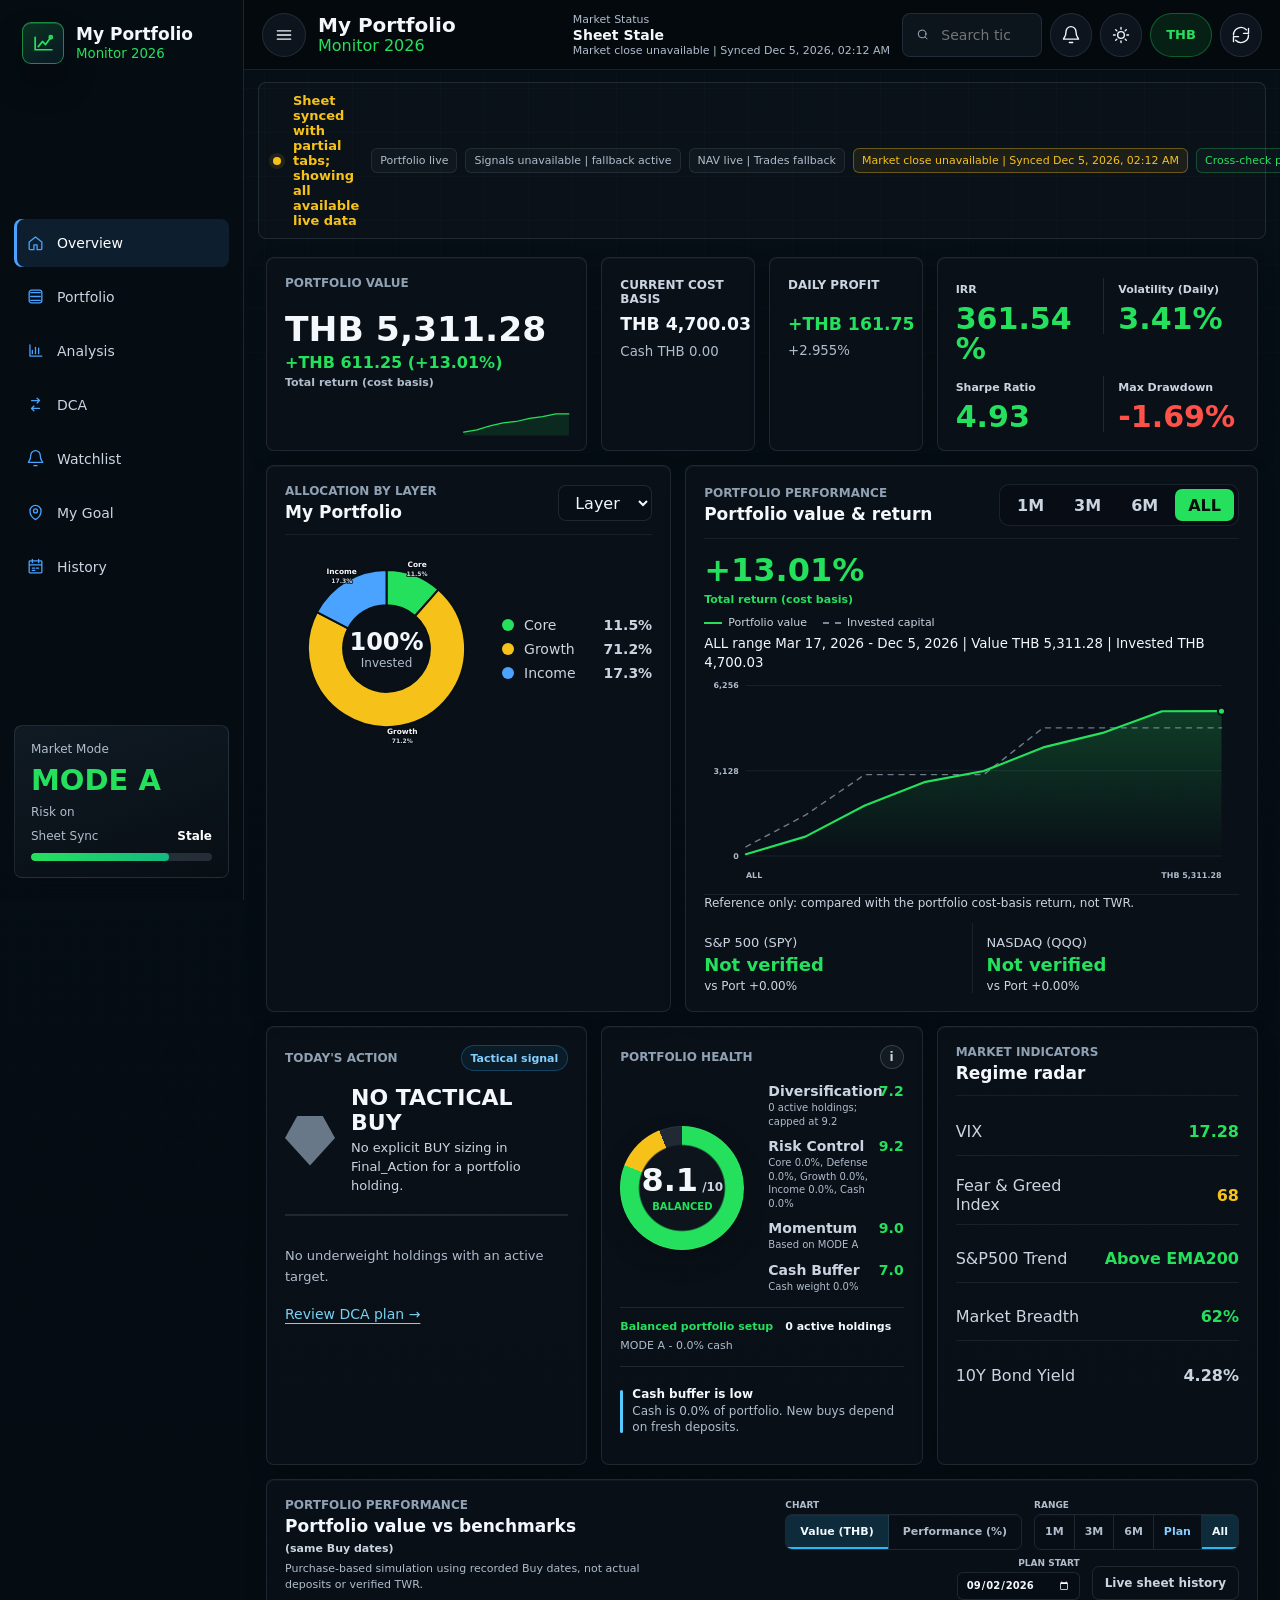
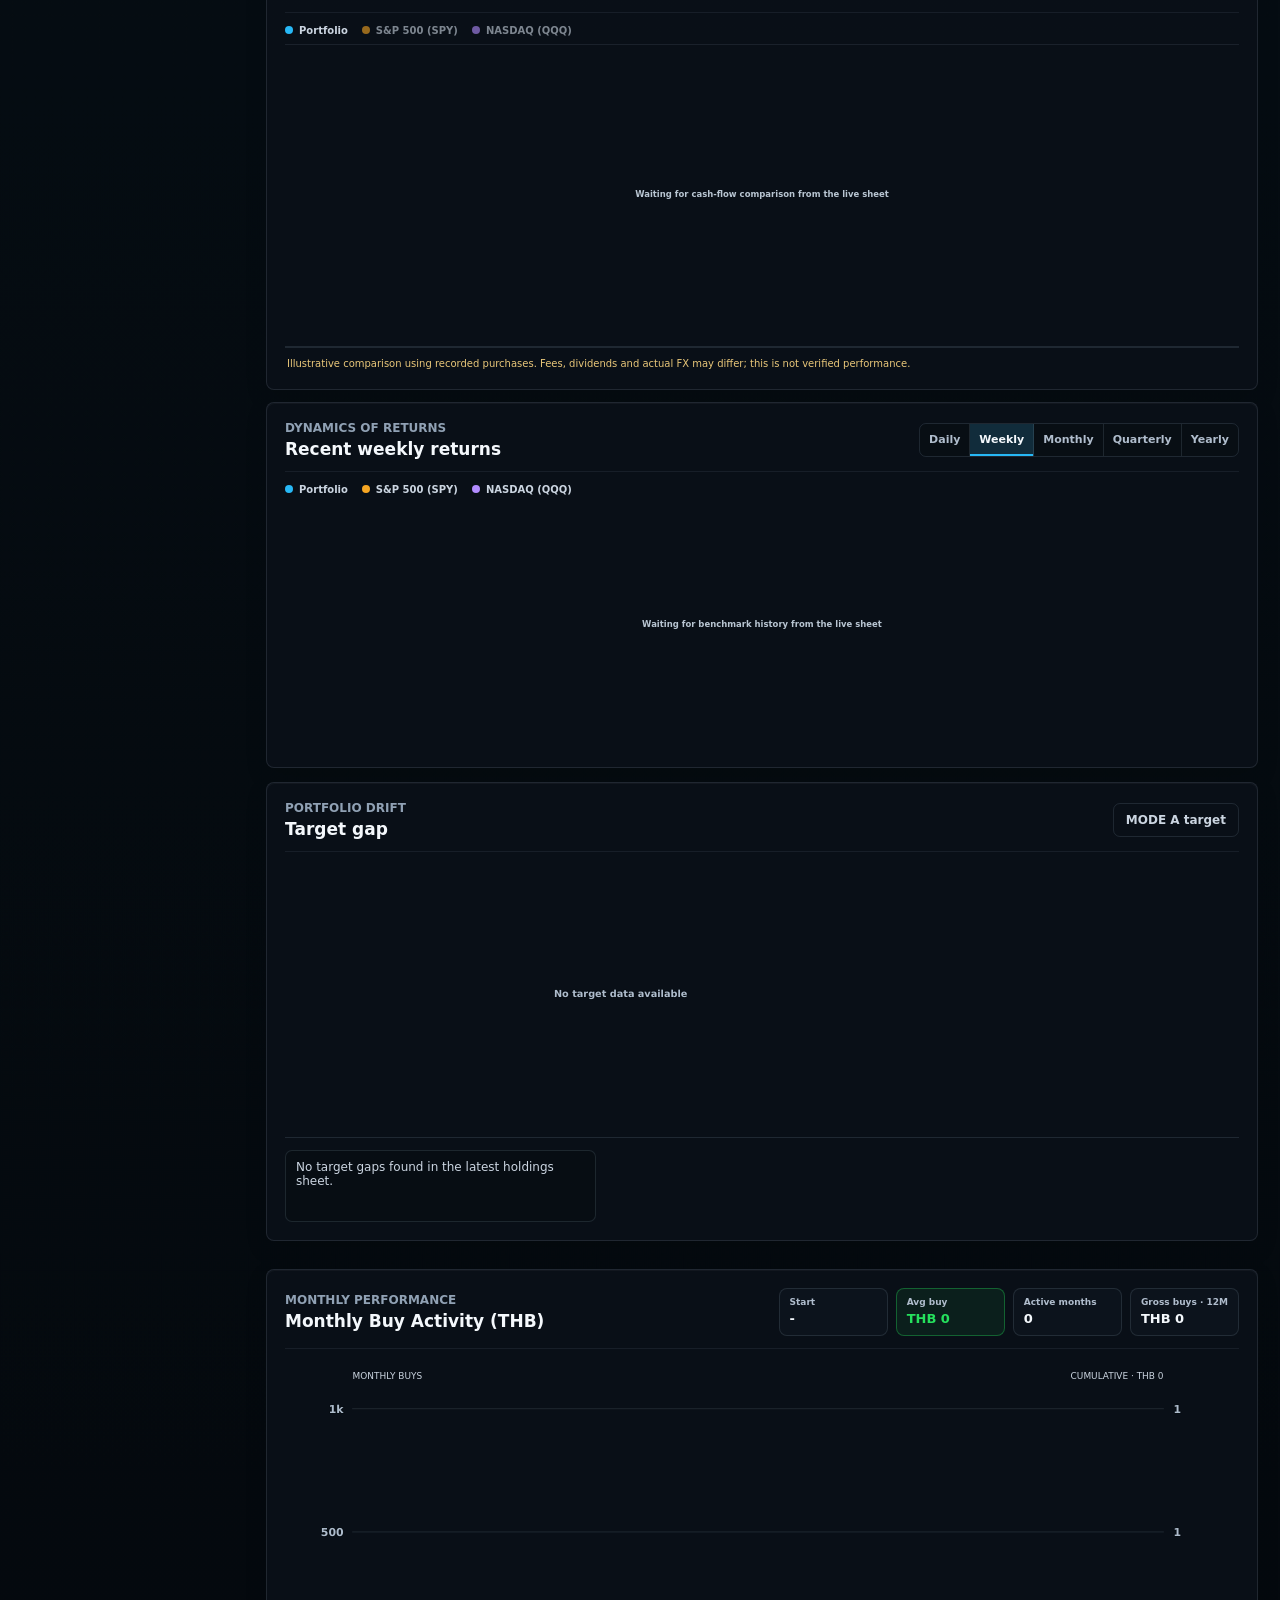
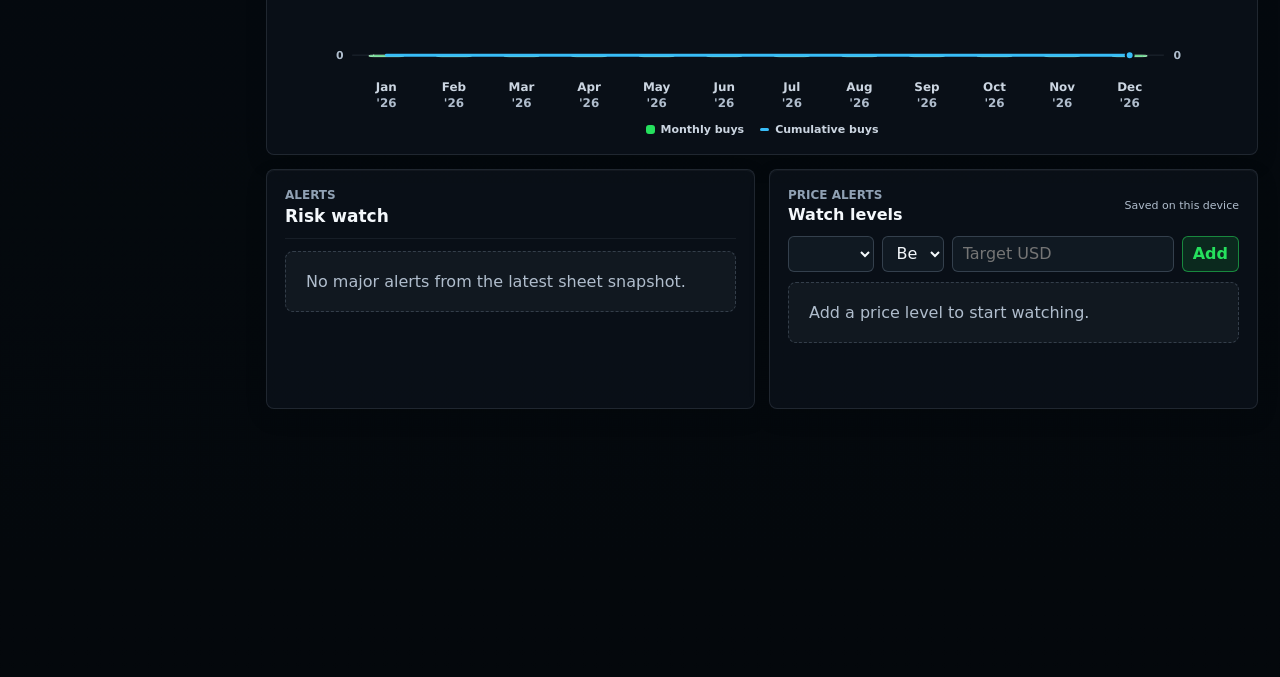
<file: index.html>
<!doctype html>
<html lang="en">
<head>
  <meta charset="utf-8">
  <meta name="viewport" content="width=device-width, initial-scale=1">
  <meta name="theme-color" content="#071017">
  <title>My Portfolio Monitor 2026</title>
  <link rel="icon" href="./assets/favicon.ico?v=20260702b" sizes="any">
  <link rel="icon" type="image/png" href="./assets/favicon-32.png?v=20260702b" sizes="32x32">
  <link rel="icon" type="image/svg+xml" href="./assets/favicon.svg?v=20260702b">
  <link rel="shortcut icon" href="./assets/favicon.ico?v=20260702b">
  <link rel="apple-touch-icon" href="./assets/apple-touch-icon.png?v=20260702b">
  <link rel="stylesheet" href="./styles.css?v=20261002-dca-clarity">
</head>
<body data-theme="dark" data-view="overview">
  <div class="app-shell">
    <aside class="sidebar" aria-label="Main navigation">
      <div class="brand-lockup">
        <span class="brand-mark" aria-hidden="true">
          <svg viewBox="0 0 24 24"><path d="M4 18V6m0 12h16M7 15l4-5 3 3 5-7"/><circle cx="19" cy="6" r="1.5"/></svg>
        </span>
        <span>
          <strong>My Portfolio</strong>
          <small>Monitor 2026</small>
        </span>
      </div>

      <nav class="rail-nav">
        <button class="rail-item active" data-jump="overview" type="button">
          <svg viewBox="0 0 24 24"><path d="M4 11.5 12 5l8 6.5V20a1 1 0 0 1-1 1h-5v-6h-4v6H5a1 1 0 0 1-1-1z"/></svg>
          <span>Overview</span>
        </button>
        <button class="rail-item" data-jump="portfolio" type="button">
          <svg viewBox="0 0 24 24"><path d="M6 7h12M6 12h12M6 17h12"/><rect x="4" y="4" width="16" height="16" rx="3"/></svg>
          <span>Portfolio</span>
        </button>
        <button class="rail-item" data-jump="analysis" type="button">
          <svg viewBox="0 0 24 24"><path d="M5 19V5m0 14h15M8 16v-4m4 4V8m4 8v-7"/></svg>
          <span>Analysis</span>
        </button>
        <button class="rail-item" data-page="dca" type="button">
          <svg viewBox="0 0 24 24"><path d="M7 7h10l-3-3m3 3-3 3"/><path d="M17 17H7l3 3m-3-3 3-3"/></svg>
          <span>DCA</span>
        </button>
        <button class="rail-item" data-page="watchlist" type="button">
          <svg viewBox="0 0 24 24"><path d="M18 8a6 6 0 0 0-12 0c0 7-3 7-3 9h18c0-2-3-2-3-9"/><path d="M10 21h4"/></svg>
          <span>Watchlist</span>
        </button>
        <button class="rail-item" data-page="goal" type="button">
          <svg viewBox="0 0 24 24"><path d="M12 21s7-4.2 7-11a7 7 0 0 0-14 0c0 6.8 7 11 7 11z"/><circle cx="12" cy="10" r="2.5"/></svg>
          <span>My Goal</span>
        </button>
        <button class="rail-item" data-page="history" type="button"><svg viewBox="0 0 24 24"><path d="M8 3v4M16 3v4M4 10h16M5 5h14a1 1 0 0 1 1 1v13a1 1 0 0 1-1 1H5a1 1 0 0 1-1-1V6a1 1 0 0 1 1-1z"/><path d="M8 14h3m2 0h3M8 17h3"/></svg><span>History</span></button>
      </nav>

      <section class="mode-card">
        <span>Market Mode</span>
        <strong id="sideMode">MODE A</strong>
        <small id="sideModeHint">Risk on</small>
        <div class="confidence">
          <span>Sheet Sync</span>
          <b id="sideSync">Live</b>
        </div>
        <div class="meter"><i id="syncMeter"></i></div>
      </section>
    </aside>

    <main class="main">
      <header class="topbar" id="overview">
        <div class="mobile-brand">
          <button class="icon-button" id="menuButton" type="button" aria-label="Open navigation" title="Navigation">
            <svg viewBox="0 0 24 24"><path d="M4 7h16M4 12h16M4 17h16"/></svg>
          </button>
          <div>
            <h1>My Portfolio</h1>
            <p>Monitor 2026</p>
          </div>
        </div>

        <div class="market-status">
          <span>Market Status</span>
          <strong id="marketOpenLabel"><i></i> Sheet Live</strong>
          <small id="updatedAt">Loading Google Sheet</small>
        </div>

        <div class="top-actions">
          <label class="search-box" aria-label="Search ticker">
            <svg viewBox="0 0 24 24"><circle cx="11" cy="11" r="7"/><path d="m20 20-3.5-3.5"/></svg>
            <input id="holdingSearch" type="search" placeholder="Search ticker...">
          </label>
          <button class="icon-button alert-dot" id="notificationButton" type="button" aria-label="Open portfolio alerts" title="Portfolio alerts" data-count="0">
            <svg viewBox="0 0 24 24"><path d="M18 8a6 6 0 0 0-12 0c0 7-3 7-3 9h18c0-2-3-2-3-9"/><path d="M10 21h4"/></svg>
          </button>
          <button class="icon-button" id="themeToggle" type="button" aria-label="Toggle light or dark theme" title="Toggle theme">
            <svg viewBox="0 0 24 24"><path d="M12 3v2m0 14v2M5.64 5.64l1.41 1.41m9.9 9.9 1.41 1.41M3 12h2m14 0h2M5.64 18.36l1.41-1.41m9.9-9.9 1.41-1.41"/><circle cx="12" cy="12" r="4"/></svg>
          </button>
          <button class="currency-toggle" id="currencyToggle" type="button" aria-label="Toggle THB or USD currency" title="Toggle currency">THB</button>
          <button class="icon-button" id="refreshButton" type="button" aria-label="Refresh portfolio and signal data" title="Refresh now (auto every 60 seconds)">
            <svg viewBox="0 0 24 24"><path d="M21 12a9 9 0 0 1-15.4 6.4M3 12A9 9 0 0 1 18.4 5.6"/><path d="M21 4v6h-6M3 20v-6h6"/></svg>
          </button>
        </div>
      </header>

      <section class="sync-banner" id="syncBanner" aria-live="polite">
        <span id="syncStatusText">Connecting to Google Sheet...</span>
        <div class="sync-details">
          <span id="portfolioSyncMeta">Portfolio loading</span>
          <span id="signalSyncMeta">Signals loading</span>
          <span id="navSyncMeta">NAV loading</span>
          <span id="freshnessMeta">Freshness checking</span>
          <span id="syncIntegrityMeta">Cross-check pending</span>
          <button id="syncRetryButton" type="button" hidden>Retry sync</button>
        </div>
      </section>

      <section class="content">
        <section class="hero-grid">
          <article class="card hero-card">
            <div class="card-label">Portfolio Value</div>
            <strong id="portfolioValue">THB 0.00</strong>
            <span class="positive" id="profitLabel">+THB 0.00 (0.00%)</span>
            <small class="metric-method">Total return (cost basis)</small>
            <svg class="sparkline" viewBox="0 0 260 60" data-spark="nav" aria-hidden="true"></svg>
          </article>
          <article class="card stat-card">
              <span title="Cost basis of current holdings; not gross purchases over time">Current cost basis</span>
            <strong id="investedValue">THB 0.00</strong>
            <small id="cashValue">Cash THB 0.00</small>
          </article>
          <article class="card stat-card">
            <span>Daily Profit</span>
            <strong id="dailyProfitLabel">THB 0.00</strong>
            <small id="dailyChangeLabel">0.00%</small>
          </article>
          <article class="card risk-card">
            <div>
              <span>IRR</span>
              <strong id="irrLabel">0.00%</strong>
            </div>
            <div>
              <span>Volatility (Daily)</span>
              <strong id="volatilityLabel">0.00%</strong>
            </div>
            <div>
              <span>Sharpe Ratio</span>
              <strong id="sharpeLabel">0.00</strong>
            </div>
            <div>
              <span>Max Drawdown</span>
              <strong id="drawdownLabel" class="negative">0.00%</strong>
            </div>
          </article>
        </section>

        <section class="mobile-summary" id="mobileSummary" aria-label="Portfolio quick summary"></section>

        <section class="dashboard-grid" id="analysis">
          <article class="card allocation-card">
            <div class="section-head">
              <div>
                <span class="eyebrow">Allocation by layer</span>
                <h2>My Portfolio</h2>
              </div>
              <select id="allocationView" aria-label="Allocation view">
                <option value="sector">Layer</option>
                <option value="asset">Ticker</option>
              </select>
            </div>
            <div class="allocation-body">
              <div class="donut-wrap">
                <svg id="allocationChart" viewBox="0 0 300 300" aria-label="Allocation chart"></svg>
                <div class="donut-center"><strong>100%</strong><span>Invested</span></div>
              </div>
              <div id="allocationLegend" class="legend-list"></div>
            </div>
          </article>

          <article class="card performance-card">
            <div class="section-head">
              <div>
                <span class="eyebrow">Portfolio performance</span>
                <h2>Portfolio value &amp; return</h2>
              </div>
              <div class="period-tabs" aria-label="Period">
                <button data-period="1M" type="button">1M</button>
                <button data-period="3M" type="button">3M</button>
                <button data-period="6M" type="button">6M</button>
                <button class="active" data-period="ALL" type="button">ALL</button>
              </div>
            </div>
            <strong class="performance-number" id="performanceNumber">0.00%</strong>
            <small class="performance-method" id="performanceMethod">Total return (cost basis)</small>
            <div class="performance-legend" aria-label="Portfolio chart legend">
              <span><i class="value"></i>Portfolio value</span>
              <span><i class="invested"></i><span id="performanceInvestedLabel">Invested capital</span></span>
            </div>
            <small class="performance-range" id="performanceRangeLabel">Loading performance range...</small>
            <div class="chart-viewport" tabindex="0" aria-label="Portfolio value chart, horizontally scrollable on small screens"><svg id="navChart" class="line-chart" viewBox="0 0 740 300" role="img" aria-label="Portfolio value history chart"></svg></div>
            <div class="benchmark-strip" aria-label="Benchmark reference using the portfolio cost-basis return"><small class="benchmark-strip-method">Reference only: compared with the portfolio cost-basis return, not TWR.</small>
              <div>
                <span id="spyBenchmarkLabel">S&amp;P 500 (SPY)</span>
                <strong id="spyBenchmark">+0.00%</strong>
                <small id="spyBenchmarkDelta">vs Port +0.00%</small>
              </div>
              <div>
                <span id="qqqBenchmarkLabel">NASDAQ (QQQ)</span>
                <strong id="qqqBenchmark">+0.00%</strong>
                <small id="qqqBenchmarkDelta">vs Port +0.00%</small>
              </div>
            </div>
          </article>

          <article class="card signal-card">
            <div class="signal-head">
              <span class="eyebrow">Today's action</span>
              <span id="todayActionRank" class="signal-rank">Top pick</span>
            </div>
            <div class="signal-main">
              <span class="gem" aria-hidden="true"></span>
              <div>
                <strong id="todaySignal">Sizing ready</strong>
                <p id="todaySignalText">Reading Google Sheet signal board.</p>
              </div>
            </div>
            <div id="todayActionDetails" class="today-action-details" aria-live="polite"></div>
            <div id="todayActionReasons" class="today-action-reasons" aria-live="polite"></div>
          </article>

          <article class="card health-card">
            <div class="health-head">
              <span class="eyebrow">Portfolio health</span>
              <details class="health-method">
                <summary aria-label="How Portfolio Health scores are calculated" title="How scores are calculated">i</summary>
                <div class="health-method-panel">
                  <strong>Score guide</strong>
                  <p class="health-method-intro">Overall score = the equal-weight average of the four checks below.</p>
                  <p><b>Diversification</b> rewards more active holdings, capped at 9.2.</p>
                  <p><b>Risk Control</b> checks Core, Defense, Growth, Income and cash balance.</p>
                  <p><b>Momentum</b> follows the current Market Mode.</p>
                  <p><b>Cash Buffer</b> increases with available cash weight.</p>
                  <small id="healthAsOf">Based on the latest synced portfolio.</small>
                </div>
              </details>
            </div>
            <div class="health-layout">
              <div class="health-ring"><div class="health-score-value"><strong id="healthScore">8.6</strong><span class="health-score-max">/10</span></div><small id="healthScoreLabel">Strong</small></div>
              <div id="healthMetrics" class="health-metrics"></div>
            </div>
            <div id="healthScoreSummary" class="health-score-summary" aria-live="polite"></div>
            <div id="healthActions" class="health-actions" aria-live="polite"></div>
          </article>

          <article class="card indicators-card">
            <div class="section-head">
              <div>
                <span class="eyebrow">Market indicators</span>
                <h2>Regime radar</h2>
              </div>
            </div>
            <div id="signalsList" class="indicator-list"></div>
          </article>

          <article class="card benchmark-card" id="benchmark">
            <div class="section-head">
              <div class="benchmark-heading">
                <span class="eyebrow">Portfolio performance</span>
                <h2 id="benchmarkTitle">Returns vs benchmarks <span class="benchmark-method">(TWR)</span></h2>
                <p id="benchmarkSubtitle" class="benchmark-subtitle">Compare portfolio performance without deposits or withdrawals distorting the result.</p>
              </div>
              <div class="benchmark-controls">
                <div class="benchmark-control-group benchmark-view-control">
                  <span>Chart</span>
                  <div class="benchmark-mode-tabs" role="group" aria-label="Benchmark chart type">
                    <button id="benchmarkValueModeLabel" type="button" data-benchmark-mode="cashflow" aria-pressed="false">Value (THB)</button>
                    <button class="active" type="button" data-benchmark-mode="twr" aria-pressed="true">Performance (%)</button>
                  </div>
                </div>
                <div class="benchmark-control-group benchmark-period-control">
                  <span>Range</span>
                  <div class="benchmark-mode-tabs benchmark-range-tabs" role="group" aria-label="Benchmark date range">
                    <button type="button" data-benchmark-range="1M" aria-pressed="false">1M</button>
                    <button type="button" data-benchmark-range="3M" aria-pressed="false">3M</button>
                    <button type="button" data-benchmark-range="6M" aria-pressed="false">6M</button>
                    <button type="button" data-benchmark-range="PLAN" aria-pressed="false">Plan</button>
                    <button class="active" type="button" data-benchmark-range="ALL" aria-pressed="true">All</button>
                  </div>
                </div>
                <div class="benchmark-control-group benchmark-plan-control">
                  <span>Plan start</span>
                  <input id="benchmarkPlanStart" type="date" value="2026-09-02" aria-label="Plan start date">
                </div>
                <span id="benchmarkRangeLabel" class="drift-mode">Live sheet history</span>
              </div>
            </div>
            <div class="benchmark-legend" aria-label="Benchmark chart legend"><span><i class="portfolio"></i>Portfolio</span><button class="benchmark-toggle active" type="button" data-benchmark-toggle="spy" aria-pressed="true"><i class="spy"></i>S&amp;P 500 (SPY)</button><button class="benchmark-toggle active" type="button" data-benchmark-toggle="qqq" aria-pressed="true"><i class="qqq"></i>NASDAQ (QQQ)</button></div>
            <div class="chart-viewport" tabindex="0" aria-label="Benchmark chart, horizontally scrollable on small screens"><svg id="benchmarkPerformanceChart" class="benchmark-chart" viewBox="0 0 900 252" role="img" aria-label="Portfolio time-weighted return compared with S and P 500 and NASDAQ"></svg></div>
            <div id="benchmarkChartReadout" class="benchmark-chart-readout" aria-live="polite"></div>
            <div id="cashflowComparisonSummary" class="cashflow-comparison-summary mode-performance" hidden aria-live="polite"></div>
            <p id="benchmarkFootnote" class="benchmark-footnote">Returns are time-weighted (TWR), so deposits and withdrawals do not distort performance.</p>
          </article>

          <article class="card benchmark-card benchmark-returns-card">
            <div class="section-head">
              <div>
                <span class="eyebrow">Dynamics of returns</span>
                <h2 id="benchmarkReturnsTitle">Recent weekly returns</h2>
              </div>
              <div class="benchmark-return-tabs" role="tablist" aria-label="Return interval">
                <button type="button" data-benchmark-period="daily" aria-pressed="false">Daily</button>
                <button class="active" type="button" data-benchmark-period="weekly" aria-pressed="true">Weekly</button>
                <button type="button" data-benchmark-period="monthly" aria-pressed="false">Monthly</button>
                <button type="button" data-benchmark-period="quarterly" aria-pressed="false">Quarterly</button>
                <button type="button" data-benchmark-period="yearly" aria-pressed="false">Yearly</button>
              </div>
            </div>
            <div id="benchmarkReturnsLegend" class="benchmark-legend" aria-label="Weekly returns chart legend"><span><i class="portfolio"></i>Portfolio</span><button class="benchmark-toggle active" type="button" data-benchmark-toggle="spy" aria-pressed="true"><i class="spy"></i>S&amp;P 500 (SPY)</button><button class="benchmark-toggle active" type="button" data-benchmark-toggle="qqq" aria-pressed="true"><i class="qqq"></i>NASDAQ (QQQ)</button></div>
            <div class="chart-viewport" tabindex="0" aria-label="Returns chart, horizontally scrollable on small screens"><svg id="benchmarkReturnsChart" class="benchmark-chart benchmark-returns-chart" viewBox="0 0 900 230" role="img" aria-label="Weekly portfolio, S and P 500, and NASDAQ returns"></svg></div>
          </article>

          <article class="card dca-card" id="dca">
            <div class="section-head">
              <div>
                <span class="eyebrow">Today's action plan</span>
                <h2>Today's buy plan</h2>
              </div>
            </div>
            <div class="dca-mode-tabs" aria-label="DCA planning method"><button type="button" class="active" data-dca-mode="regular" aria-pressed="true">Regular DCA</button><button type="button" data-dca-mode="tactical" aria-pressed="false">Tactical signals</button></div>
            <div class="dca-plan-grid">
              <div class="dca-budget-panel">
                <div class="dca-simulator">
                  <label for="dcaBudgetInput">New-money budget (USD)</label>
                  <div class="dca-input-row">
                    <input id="dcaBudgetInput" type="text" inputmode="decimal" value="50" aria-describedby="dcaBudgetSummary">
                    <button id="useCashButton" type="button">Cash</button>
                  </div>
                  <p id="dcaBudgetSummary">Enter budget to simulate sizing.</p>
                </div>
                <div class="dca-picks-panel"><div class="dca-picks-heading"><span>Ranked orders</span><strong>Top 3</strong></div><div id="smartDcaList" class="mini-list"></div></div>
              </div>
              <section class="rebalance-planner dca-allocation-panel" aria-labelledby="rebalanceTitle">
                <div class="rebalance-heading">
                  <div>
                    <span class="eyebrow">Allocation rationale</span>
                    <h3 id="rebalanceTitle">Why this budget split</h3>
                  </div>
                  <strong id="rebalanceBudgetLabel" class="rebalance-budget">$50.00</strong>
                </div>
                <p id="rebalanceSummary">Uses current weights and active MODE target. It never suggests selling.</p>
                <div id="rebalanceList" class="rebalance-list"></div>
              </section>
            </div>
          </article>          <article class="card drift-card">
            <div class="section-head">
              <div>
                <span class="eyebrow">Portfolio drift</span>
                <h2>Target gap</h2>
              </div>
              <span id="driftModeLabel" class="drift-mode">MODE target</span>
            </div>
            <svg id="driftChart" class="drift-chart" viewBox="0 0 1080 300" role="img" aria-label="Portfolio target drift chart"></svg>
            <div id="driftSummary" class="drift-summary" aria-live="polite"></div>
          </article>
          <section class="card holdings-card" id="portfolio">
          <div class="section-head holdings-head">
            <div>
              <span class="eyebrow">Portfolio holdings</span>
              <h2>Portfolio holdings</h2>
            </div>
            <div class="filter-tabs" id="assetTabs" role="tablist" aria-label="Filter holdings by allocation layer">
              <button class="active" data-filter="All" type="button" role="tab" aria-selected="true">All</button>
              <button data-filter="Core" type="button" role="tab" aria-selected="false">Core</button>
              <button data-filter="Defense" type="button" role="tab" aria-selected="false">Defense</button>
              <button data-filter="Growth" type="button" role="tab" aria-selected="false">Growth</button>
              <button data-filter="Income" type="button" role="tab" aria-selected="false">Income</button>
            </div>
          </div>
                    <article class="holdings-performance-panel" aria-labelledby="holdingsPerformanceTitle">
            <div class="holdings-performance-toolbar">
              <div>
                <span class="eyebrow">Holdings performance</span>
                <h3 id="holdingsPerformanceTitle">Holdings performance</h3>
              </div>
              <div class="holdings-performance-actions">
                <div class="holdings-period-tabs" role="tablist" aria-label="Holdings performance period">
                  <button data-holdings-period="1d" type="button" aria-pressed="false">1d</button>
                  <button data-holdings-period="7d" type="button" aria-pressed="false">7d</button>
                  <button data-holdings-period="1m" type="button" aria-pressed="false">1m</button>
                  <button data-holdings-period="3m" type="button" aria-pressed="false">3m</button>
                  <button data-holdings-period="6m" type="button" aria-pressed="false">6m</button>
                  <button data-holdings-period="YTD" type="button" aria-pressed="false">YTD</button>
                  <button data-holdings-period="1y" type="button" aria-pressed="false">1y</button>
                  <button data-holdings-period="5y" type="button" aria-pressed="false">5y</button>
                  <button class="active" data-holdings-period="all" type="button" aria-pressed="true">all</button>
                </div>
                <span class="holdings-size-label">Size: Current value</span>
              </div>
            </div>
            <div id="holdingsPerformanceScale" class="holdings-performance-scale" aria-hidden="true"></div>
            <div id="holdingsTreemap" class="holdings-treemap" role="img" aria-label="Holdings sized by current value and colored by performance"></div>
            <button class="holdings-details-link" type="button">View details <span aria-hidden="true">-></span></button>
          </article>
          <div class="table-wrap">
            <table>
              <thead>
                <tr>
                  <th>Asset</th>
                  <th>Current Price</th>
                  <th><button class="sort-head" data-sort="value" type="button">Value</button></th>
                  <th><button class="sort-head" data-sort="dayPl" type="button">Day Gain / Loss</button></th>
                  <th><button class="sort-head" data-sort="pl" type="button">Total Gain / Loss</button></th>
                  <th><button class="sort-head" data-sort="target" type="button">Portfolio / Target</button></th>
                  <th><button class="sort-head" data-sort="signal" type="button">Signal</button></th>
                  <th><button class="sort-head" data-sort="rsi" type="button">RSI 7 / RSI 14</button></th>
                </tr>
              </thead>
              <tbody id="holdingsBody"></tbody>
              <tfoot>
                <tr>
                  <td colspan="2">Total</td>
                  <td id="tableTotalValue">THB 0.00</td>
                  <td id="tableDayReturn" class="gain-cell positive"><strong id="tableDayProfit">+THB 0.00</strong><small id="tableDayChange">+0.00%</small></td>
                  <td id="tableTotalGain" class="gain-cell positive"><strong id="tableTotalProfit">+THB 0.00</strong><small id="tableTotalReturn">+0.00%</small></td>
                  <td id="tableMode" colspan="3">MODE A</td>
                </tr>
              </tfoot>
            </table>
          </div>
          <div id="mobileHoldings" class="mobile-holdings"></div>
        </section>

        <section class="lower-grid" id="alerts">
          <article class="card monthly-card">
            <div class="section-head">
              <div>
                <span class="eyebrow">Monthly performance</span>
                <h2>Monthly Buy Activity (THB)</h2>
              </div>
              <div id="monthlySummary" class="monthly-summary" aria-label="Monthly buy activity summary"></div>
            </div>
            <svg id="monthlyChart" class="bar-chart" viewBox="0 0 640 280" role="img" aria-label="Monthly buy activity chart"></svg>
            <div class="monthly-legend" aria-label="Monthly chart legend" title="Buy activity includes purchases made during portfolio rebalancing."><span><i class="contribution"></i>Monthly buys</span><span><i class="invested"></i>Cumulative buys</span></div>
          </article>
          <article class="card alerts-card">
            <div class="section-head">
              <div>
                <span class="eyebrow">Alerts</span>
                <h2>Risk watch</h2>
              </div>
            </div>
            <div id="alertsList" class="alert-list"></div>
          </article>
          <article class="card price-alert-card">
            <section class="price-alert-panel" aria-labelledby="priceAlertsTitle">
              <div class="price-alert-heading">
                <div>
                  <span class="eyebrow">Price alerts</span>
                  <h3 id="priceAlertsTitle">Watch levels</h3>
                </div>
                <span class="price-alert-note">Saved on this device</span>
              </div>
              <form class="price-alert-form" id="priceAlertForm">
                <select id="priceAlertTicker" aria-label="Ticker for price alert"></select>
                <select id="priceAlertDirection" aria-label="Price alert direction">
                  <option value="below">Below</option>
                  <option value="above">Above</option>
                </select>
                <label><span class="sr-only">Target price in USD</span><input id="priceAlertTarget" type="number" min="0.01" step="0.01" placeholder="Target USD" required></label>
                <button type="submit">Add</button>
              </form>
              <div id="priceAlertList" class="price-alert-list"></div>
            </section>
          </article>
        </section>

      </section>
    </main>
  </div>

  <nav class="bottom-nav" aria-label="Mobile navigation">
    <button class="active" data-jump="overview" type="button"><svg viewBox="0 0 24 24"><path d="M4 11.5 12 5l8 6.5V20a1 1 0 0 1-1 1h-5v-6h-4v6H5a1 1 0 0 1-1-1z"/></svg><span>Overview</span></button>
    <button data-jump="portfolio" type="button"><svg viewBox="0 0 24 24"><path d="M6 7h12M6 12h12M6 17h12"/><rect x="4" y="4" width="16" height="16" rx="3"/></svg><span>Portfolio</span></button>
    <button data-jump="analysis" type="button"><svg viewBox="0 0 24 24"><path d="M5 19V5m0 14h15M8 16v-4m4 4V8m4 8v-7"/></svg><span>Analysis</span></button>
    <button data-page="dca" type="button"><svg viewBox="0 0 24 24"><path d="M7 7h10l-3-3m3 3-3 3"/><path d="M17 17H7l3 3m-3-3 3-3"/></svg><span>DCA</span></button>
    <button data-page="watchlist" type="button"><svg viewBox="0 0 24 24"><path d="M18 8a6 6 0 0 0-12 0c0 7-3 7-3 9h18c0-2-3-2-3-9"/><path d="M10 21h4"/></svg><span>Watchlist</span></button>
    <button data-page="goal" type="button"><svg viewBox="0 0 24 24"><path d="M12 21s7-4.2 7-11a7 7 0 0 0-14 0c0 6.8 7 11 7 11z"/><circle cx="12" cy="10" r="2.5"/></svg><span>Goal</span></button>
    <button data-page="history" type="button"><svg viewBox="0 0 24 24"><path d="M8 3v4M16 3v4M4 10h16M5 5h14a1 1 0 0 1 1 1v13a1 1 0 0 1-1 1H5a1 1 0 0 1-1-1V6a1 1 0 0 1 1-1z"/><path d="M8 14h3m2 0h3M8 17h3"/></svg><span>History</span></button>
  </nav>

  <script src="./script.js?v=20261002-dca-clarity"></script>
</body>
</html>
</file>
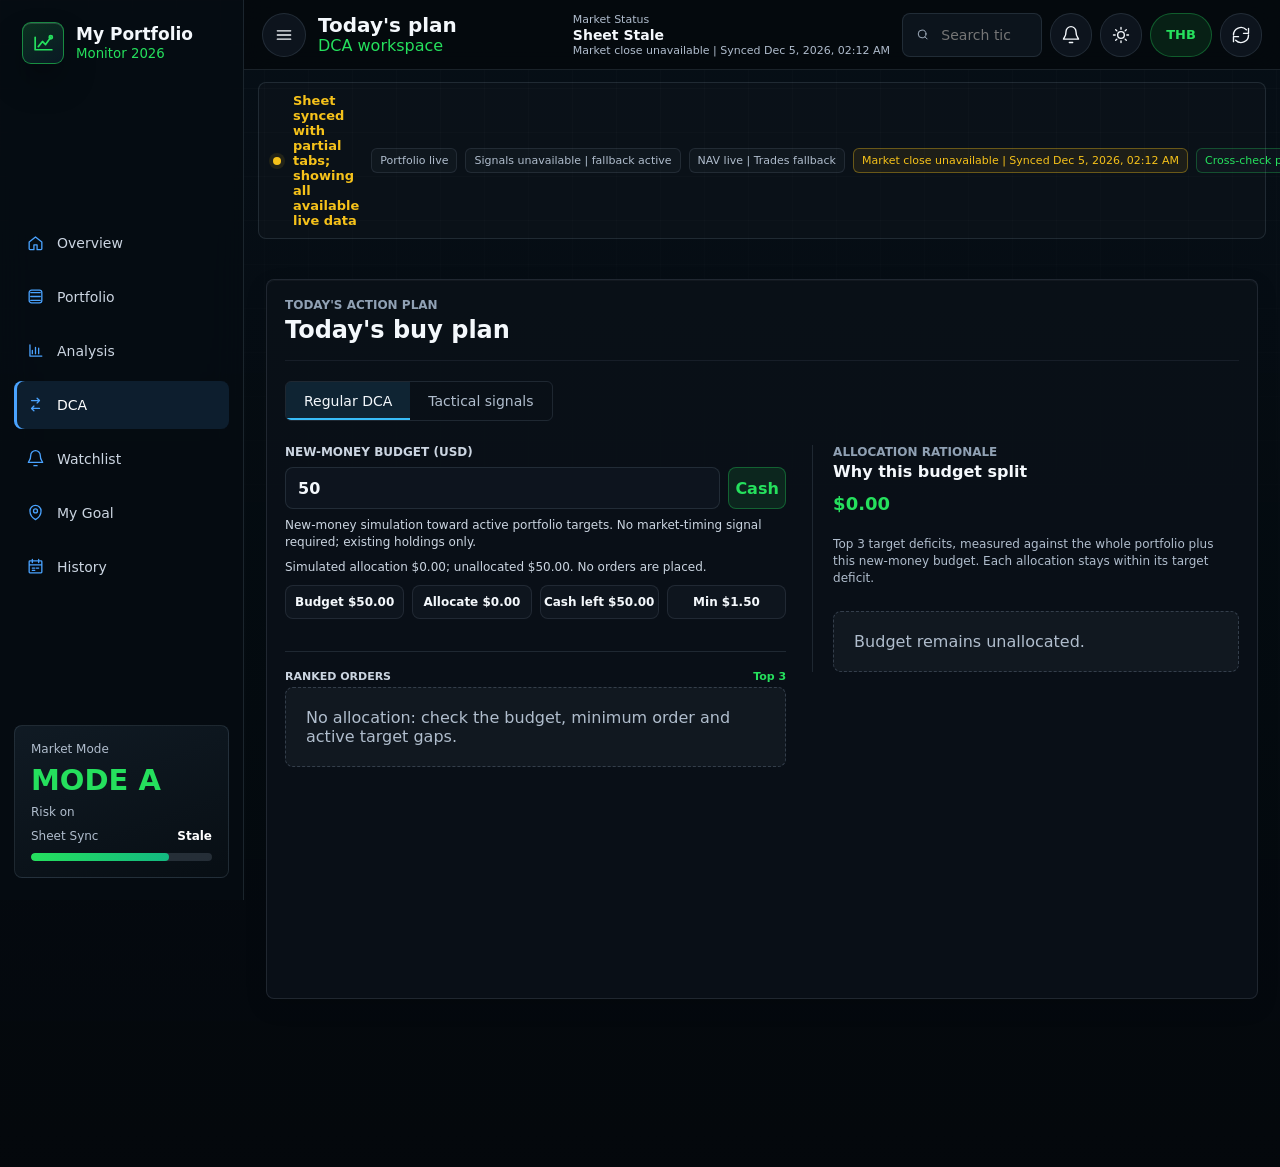
<file: dca.html>
<!doctype html>
<html lang="en">
<head>
  <meta charset="utf-8">
  <meta name="viewport" content="width=device-width, initial-scale=1">
  <meta name="theme-color" content="#071017">
  <title>Today's Action Plan | My Portfolio Monitor 2026</title>
  <link rel="icon" href="./assets/favicon.ico?v=20260702b" sizes="any">
  <link rel="icon" type="image/png" href="./assets/favicon-32.png?v=20260702b" sizes="32x32">
  <link rel="icon" type="image/svg+xml" href="./assets/favicon.svg?v=20260702b">
  <link rel="shortcut icon" href="./assets/favicon.ico?v=20260702b">
  <link rel="apple-touch-icon" href="./assets/apple-touch-icon.png?v=20260702b">
  <link rel="stylesheet" href="./styles.css?v=20261002-dca-clarity">
</head>
<body class="dca-page" data-theme="dark" data-view="overview">
  <div class="app-shell">
    <aside class="sidebar" aria-label="Main navigation">
      <div class="brand-lockup">
        <span class="brand-mark" aria-hidden="true">
          <svg viewBox="0 0 24 24"><path d="M4 18V6m0 12h16M7 15l4-5 3 3 5-7"/><circle cx="19" cy="6" r="1.5"/></svg>
        </span>
        <span>
          <strong>My Portfolio</strong>
          <small>Monitor 2026</small>
        </span>
      </div>

      <nav class="rail-nav">
        <button class="rail-item active" data-jump="overview" type="button">
          <svg viewBox="0 0 24 24"><path d="M4 11.5 12 5l8 6.5V20a1 1 0 0 1-1 1h-5v-6h-4v6H5a1 1 0 0 1-1-1z"/></svg>
          <span>Overview</span>
        </button>
        <button class="rail-item" data-jump="portfolio" type="button">
          <svg viewBox="0 0 24 24"><path d="M6 7h12M6 12h12M6 17h12"/><rect x="4" y="4" width="16" height="16" rx="3"/></svg>
          <span>Portfolio</span>
        </button>
        <button class="rail-item" data-jump="analysis" type="button">
          <svg viewBox="0 0 24 24"><path d="M5 19V5m0 14h15M8 16v-4m4 4V8m4 8v-7"/></svg>
          <span>Analysis</span>
        </button>
        <button class="rail-item active" data-page="dca" type="button">
          <svg viewBox="0 0 24 24"><path d="M7 7h10l-3-3m3 3-3 3"/><path d="M17 17H7l3 3m-3-3 3-3"/></svg>
          <span>DCA</span>
        </button>
        <button class="rail-item" data-page="watchlist" type="button">
          <svg viewBox="0 0 24 24"><path d="M18 8a6 6 0 0 0-12 0c0 7-3 7-3 9h18c0-2-3-2-3-9"/><path d="M10 21h4"/></svg>
          <span>Watchlist</span>
        </button>
        <button class="rail-item" data-page="goal" type="button">
          <svg viewBox="0 0 24 24"><path d="M12 21s7-4.2 7-11a7 7 0 0 0-14 0c0 6.8 7 11 7 11z"/><circle cx="12" cy="10" r="2.5"/></svg>
          <span>My Goal</span>
        </button>
        <button class="rail-item" data-page="history" type="button"><svg viewBox="0 0 24 24"><path d="M8 3v4M16 3v4M4 10h16M5 5h14a1 1 0 0 1 1 1v13a1 1 0 0 1-1 1H5a1 1 0 0 1-1-1V6a1 1 0 0 1 1-1z"/><path d="M8 14h3m2 0h3M8 17h3"/></svg><span>History</span></button>
      </nav>

      <section class="mode-card">
        <span>Market Mode</span>
        <strong id="sideMode">MODE A</strong>
        <small id="sideModeHint">Risk on</small>
        <div class="confidence">
          <span>Sheet Sync</span>
          <b id="sideSync">Live</b>
        </div>
        <div class="meter"><i id="syncMeter"></i></div>
      </section>
    </aside>

    <main class="main">
      <header class="topbar" id="overview">
        <div class="mobile-brand">
          <button class="icon-button" id="menuButton" type="button" aria-label="Open navigation" title="Navigation">
            <svg viewBox="0 0 24 24"><path d="M4 7h16M4 12h16M4 17h16"/></svg>
          </button>
          <div>
            <h1>Today's plan</h1>
            <p>DCA workspace</p>
          </div>
        </div>

        <div class="market-status">
          <span>Market Status</span>
          <strong id="marketOpenLabel"><i></i> Sheet Live</strong>
          <small id="updatedAt">Loading Google Sheet</small>
        </div>

        <div class="top-actions">
          <label class="search-box" aria-label="Search ticker">
            <svg viewBox="0 0 24 24"><circle cx="11" cy="11" r="7"/><path d="m20 20-3.5-3.5"/></svg>
            <input id="holdingSearch" type="search" placeholder="Search ticker...">
          </label>
          <button class="icon-button alert-dot" id="notificationButton" type="button" aria-label="Open portfolio alerts" title="Portfolio alerts" data-count="0">
            <svg viewBox="0 0 24 24"><path d="M18 8a6 6 0 0 0-12 0c0 7-3 7-3 9h18c0-2-3-2-3-9"/><path d="M10 21h4"/></svg>
          </button>
          <button class="icon-button" id="themeToggle" type="button" aria-label="Toggle light or dark theme" title="Toggle theme">
            <svg viewBox="0 0 24 24"><path d="M12 3v2m0 14v2M5.64 5.64l1.41 1.41m9.9 9.9 1.41 1.41M3 12h2m14 0h2M5.64 18.36l1.41-1.41m9.9-9.9 1.41-1.41"/><circle cx="12" cy="12" r="4"/></svg>
          </button>
          <button class="currency-toggle" id="currencyToggle" type="button" aria-label="Toggle THB or USD currency" title="Toggle currency">THB</button>
          <button class="icon-button" id="refreshButton" type="button" aria-label="Refresh portfolio and signal data" title="Refresh now (auto every 60 seconds)">
            <svg viewBox="0 0 24 24"><path d="M21 12a9 9 0 0 1-15.4 6.4M3 12A9 9 0 0 1 18.4 5.6"/><path d="M21 4v6h-6M3 20v-6h6"/></svg>
          </button>
        </div>
      </header>

      <section class="sync-banner" id="syncBanner" aria-live="polite">
        <span id="syncStatusText">Connecting to Google Sheet...</span>
        <div class="sync-details">
          <span id="portfolioSyncMeta">Portfolio loading</span>
          <span id="signalSyncMeta">Signals loading</span>
          <span id="navSyncMeta">NAV loading</span>
          <span id="freshnessMeta">Freshness checking</span>
          <span id="syncIntegrityMeta">Cross-check pending</span>
          <button id="syncRetryButton" type="button" hidden>Retry sync</button>
        </div>
      </section>

      <section class="content">
        <section class="hero-grid">
          <article class="card hero-card">
            <div class="card-label">Portfolio Value</div>
            <strong id="portfolioValue">THB 0.00</strong>
            <span class="positive" id="profitLabel">+THB 0.00 (0.00%)</span>
            <small class="metric-method">Total return (cost basis)</small>
            <svg class="sparkline" viewBox="0 0 260 60" data-spark="nav" aria-hidden="true"></svg>
          </article>
          <article class="card stat-card">
              <span title="Cost basis of current holdings; not gross purchases over time">Current cost basis</span>
            <strong id="investedValue">THB 0.00</strong>
            <small id="cashValue">Cash THB 0.00</small>
          </article>
          <article class="card stat-card">
            <span>Daily Profit</span>
            <strong id="dailyProfitLabel">THB 0.00</strong>
            <small id="dailyChangeLabel">0.00%</small>
          </article>
          <article class="card risk-card">
            <div>
              <span>IRR</span>
              <strong id="irrLabel">0.00%</strong>
            </div>
            <div>
              <span>Volatility (Daily)</span>
              <strong id="volatilityLabel">0.00%</strong>
            </div>
            <div>
              <span>Sharpe Ratio</span>
              <strong id="sharpeLabel">0.00</strong>
            </div>
            <div>
              <span>Max Drawdown</span>
              <strong id="drawdownLabel" class="negative">0.00%</strong>
            </div>
          </article>
        </section>

        <section class="mobile-summary" id="mobileSummary" aria-label="Portfolio quick summary"></section>

        <section class="dashboard-grid" id="analysis">
          <article class="card allocation-card">
            <div class="section-head">
              <div>
                <span class="eyebrow">Allocation by layer</span>
                <h2>My Portfolio</h2>
              </div>
              <select id="allocationView" aria-label="Allocation view">
                <option value="sector">Layer</option>
                <option value="asset">Ticker</option>
              </select>
            </div>
            <div class="allocation-body">
              <div class="donut-wrap">
                <svg id="allocationChart" viewBox="0 0 300 300" aria-label="Allocation chart"></svg>
                <div class="donut-center"><strong>100%</strong><span>Invested</span></div>
              </div>
              <div id="allocationLegend" class="legend-list"></div>
            </div>
          </article>

          <article class="card performance-card">
            <div class="section-head">
              <div>
                <span class="eyebrow">Portfolio performance</span>
                <h2>Portfolio value &amp; return</h2>
              </div>
              <div class="period-tabs" aria-label="Period">
                <button data-period="1M" type="button">1M</button>
                <button data-period="3M" type="button">3M</button>
                <button data-period="6M" type="button">6M</button>
                <button class="active" data-period="ALL" type="button">ALL</button>
              </div>
            </div>
            <strong class="performance-number" id="performanceNumber">0.00%</strong>
            <small class="performance-method" id="performanceMethod">Total return (cost basis)</small>
            <div class="performance-legend" aria-label="Portfolio chart legend">
              <span><i class="value"></i>Portfolio value</span>
              <span><i class="invested"></i><span id="performanceInvestedLabel">Invested capital</span></span>
            </div>
            <small class="performance-range" id="performanceRangeLabel">Loading performance range...</small>
            <div class="chart-viewport" tabindex="0" aria-label="Portfolio value chart, horizontally scrollable on small screens"><svg id="navChart" class="line-chart" viewBox="0 0 740 300" role="img" aria-label="Portfolio value history chart"></svg></div>
            <div class="benchmark-strip" aria-label="Benchmark reference using the portfolio cost-basis return"><small class="benchmark-strip-method">Reference only: compared with the portfolio cost-basis return, not TWR.</small>
              <div>
                <span id="spyBenchmarkLabel">S&amp;P 500 (SPY)</span>
                <strong id="spyBenchmark">+0.00%</strong>
                <small id="spyBenchmarkDelta">vs Port +0.00%</small>
              </div>
              <div>
                <span id="qqqBenchmarkLabel">NASDAQ (QQQ)</span>
                <strong id="qqqBenchmark">+0.00%</strong>
                <small id="qqqBenchmarkDelta">vs Port +0.00%</small>
              </div>
            </div>
          </article>

          <article class="card signal-card">
            <div class="signal-head">
              <span class="eyebrow">Today's action</span>
              <span id="todayActionRank" class="signal-rank">Top pick</span>
            </div>
            <div class="signal-main">
              <span class="gem" aria-hidden="true"></span>
              <div>
                <strong id="todaySignal">Sizing ready</strong>
                <p id="todaySignalText">Reading Google Sheet signal board.</p>
              </div>
            </div>
            <div id="todayActionDetails" class="today-action-details" aria-live="polite"></div>
            <div id="todayActionReasons" class="today-action-reasons" aria-live="polite"></div>
          </article>

          <article class="card health-card">
            <div class="health-head">
              <span class="eyebrow">Portfolio health</span>
              <details class="health-method">
                <summary aria-label="How Portfolio Health scores are calculated" title="How scores are calculated">i</summary>
                <div class="health-method-panel">
                  <strong>Score guide</strong>
                  <p class="health-method-intro">Overall score = the equal-weight average of the four checks below.</p>
                  <p><b>Diversification</b> rewards more active holdings, capped at 9.2.</p>
                  <p><b>Risk Control</b> checks Core, Defense, Growth, Income and cash balance.</p>
                  <p><b>Momentum</b> follows the current Market Mode.</p>
                  <p><b>Cash Buffer</b> increases with available cash weight.</p>
                  <small id="healthAsOf">Based on the latest synced portfolio.</small>
                </div>
              </details>
            </div>
            <div class="health-layout">
              <div class="health-ring"><div class="health-score-value"><strong id="healthScore">8.6</strong><span class="health-score-max">/10</span></div><small id="healthScoreLabel">Strong</small></div>
              <div id="healthMetrics" class="health-metrics"></div>
            </div>
            <div id="healthScoreSummary" class="health-score-summary" aria-live="polite"></div>
            <div id="healthActions" class="health-actions" aria-live="polite"></div>
          </article>

          <article class="card indicators-card">
            <div class="section-head">
              <div>
                <span class="eyebrow">Market indicators</span>
                <h2>Regime radar</h2>
              </div>
            </div>
            <div id="signalsList" class="indicator-list"></div>
          </article>

          <article class="card benchmark-card" id="benchmark">
            <div class="section-head">
              <div class="benchmark-heading">
                <span class="eyebrow">Portfolio performance</span>
                <h2 id="benchmarkTitle">Returns vs benchmarks <span class="benchmark-method">(TWR)</span></h2>
                <p id="benchmarkSubtitle" class="benchmark-subtitle">Compare portfolio performance without deposits or withdrawals distorting the result.</p>
              </div>
              <div class="benchmark-controls">
                <div class="benchmark-control-group benchmark-view-control">
                  <span>Chart</span>
                  <div class="benchmark-mode-tabs" role="group" aria-label="Benchmark chart type">
                    <button id="benchmarkValueModeLabel" type="button" data-benchmark-mode="cashflow" aria-pressed="false">Value (THB)</button>
                    <button class="active" type="button" data-benchmark-mode="twr" aria-pressed="true">Performance (%)</button>
                  </div>
                </div>
                <div class="benchmark-control-group benchmark-period-control">
                  <span>Range</span>
                  <div class="benchmark-mode-tabs benchmark-range-tabs" role="group" aria-label="Benchmark date range">
                    <button type="button" data-benchmark-range="1M" aria-pressed="false">1M</button>
                    <button type="button" data-benchmark-range="3M" aria-pressed="false">3M</button>
                    <button type="button" data-benchmark-range="6M" aria-pressed="false">6M</button>
                    <button type="button" data-benchmark-range="PLAN" aria-pressed="false">Plan</button>
                    <button class="active" type="button" data-benchmark-range="ALL" aria-pressed="true">All</button>
                  </div>
                </div>
                <div class="benchmark-control-group benchmark-plan-control">
                  <span>Plan start</span>
                  <input id="benchmarkPlanStart" type="date" value="2026-09-02" aria-label="Plan start date">
                </div>
                <span id="benchmarkRangeLabel" class="drift-mode">Live sheet history</span>
              </div>
            </div>
            <div class="benchmark-legend" aria-label="Benchmark chart legend"><span><i class="portfolio"></i>Portfolio</span><button class="benchmark-toggle active" type="button" data-benchmark-toggle="spy" aria-pressed="true"><i class="spy"></i>S&amp;P 500 (SPY)</button><button class="benchmark-toggle active" type="button" data-benchmark-toggle="qqq" aria-pressed="true"><i class="qqq"></i>NASDAQ (QQQ)</button></div>
            <div class="chart-viewport" tabindex="0" aria-label="Benchmark chart, horizontally scrollable on small screens"><svg id="benchmarkPerformanceChart" class="benchmark-chart" viewBox="0 0 900 252" role="img" aria-label="Portfolio time-weighted return compared with S and P 500 and NASDAQ"></svg></div>
            <div id="benchmarkChartReadout" class="benchmark-chart-readout" aria-live="polite"></div>
            <div id="cashflowComparisonSummary" class="cashflow-comparison-summary mode-performance" hidden aria-live="polite"></div>
            <p id="benchmarkFootnote" class="benchmark-footnote">Returns are time-weighted (TWR), so deposits and withdrawals do not distort performance.</p>
          </article>

          <article class="card benchmark-card benchmark-returns-card">
            <div class="section-head">
              <div>
                <span class="eyebrow">Dynamics of returns</span>
                <h2 id="benchmarkReturnsTitle">Recent weekly returns</h2>
              </div>
              <div class="benchmark-return-tabs" role="tablist" aria-label="Return interval">
                <button type="button" data-benchmark-period="daily" aria-pressed="false">Daily</button>
                <button class="active" type="button" data-benchmark-period="weekly" aria-pressed="true">Weekly</button>
                <button type="button" data-benchmark-period="monthly" aria-pressed="false">Monthly</button>
                <button type="button" data-benchmark-period="quarterly" aria-pressed="false">Quarterly</button>
                <button type="button" data-benchmark-period="yearly" aria-pressed="false">Yearly</button>
              </div>
            </div>
            <div id="benchmarkReturnsLegend" class="benchmark-legend" aria-label="Weekly returns chart legend"><span><i class="portfolio"></i>Portfolio</span><button class="benchmark-toggle active" type="button" data-benchmark-toggle="spy" aria-pressed="true"><i class="spy"></i>S&amp;P 500 (SPY)</button><button class="benchmark-toggle active" type="button" data-benchmark-toggle="qqq" aria-pressed="true"><i class="qqq"></i>NASDAQ (QQQ)</button></div>
            <div class="chart-viewport" tabindex="0" aria-label="Returns chart, horizontally scrollable on small screens"><svg id="benchmarkReturnsChart" class="benchmark-chart benchmark-returns-chart" viewBox="0 0 900 230" role="img" aria-label="Weekly portfolio, S and P 500, and NASDAQ returns"></svg></div>
          </article>

          <article class="card dca-card" id="dca">
            <div class="section-head">
              <div>
                <span class="eyebrow">Today's action plan</span>
                <h2>Today's buy plan</h2>
              </div>
            </div>
            <div class="dca-mode-tabs" aria-label="DCA planning method"><button type="button" class="active" data-dca-mode="regular" aria-pressed="true">Regular DCA</button><button type="button" data-dca-mode="tactical" aria-pressed="false">Tactical signals</button></div>
            <div class="dca-plan-grid">
              <div class="dca-budget-panel">
                <div class="dca-simulator">
                  <label for="dcaBudgetInput">New-money budget (USD)</label>
                  <div class="dca-input-row">
                    <input id="dcaBudgetInput" type="text" inputmode="decimal" value="50" aria-describedby="dcaBudgetSummary">
                    <button id="useCashButton" type="button">Cash</button>
                  </div>
                  <p id="dcaBudgetSummary">Enter budget to simulate sizing.</p>
                </div>
                <div class="dca-picks-panel"><div class="dca-picks-heading"><span>Ranked orders</span><strong>Top 3</strong></div><div id="smartDcaList" class="mini-list"></div></div>
              </div>
              <section class="rebalance-planner dca-allocation-panel" aria-labelledby="rebalanceTitle">
                <div class="rebalance-heading">
                  <div>
                    <span class="eyebrow">Allocation rationale</span>
                    <h3 id="rebalanceTitle">Why this budget split</h3>
                  </div>
                  <strong id="rebalanceBudgetLabel" class="rebalance-budget">$50.00</strong>
                </div>
                <p id="rebalanceSummary">Uses current weights and active MODE target. It never suggests selling.</p>
                <div id="rebalanceList" class="rebalance-list"></div>
              </section>
            </div>
          </article>          <article class="card drift-card">
            <div class="section-head">
              <div>
                <span class="eyebrow">Portfolio drift</span>
                <h2>Target gap</h2>
              </div>
              <span id="driftModeLabel" class="drift-mode">MODE target</span>
            </div>
            <svg id="driftChart" class="drift-chart" viewBox="0 0 1080 300" role="img" aria-label="Portfolio target drift chart"></svg>
            <div id="driftSummary" class="drift-summary" aria-live="polite"></div>
          </article>
          <section class="card holdings-card" id="portfolio">
          <div class="section-head holdings-head">
            <div>
              <span class="eyebrow">Portfolio holdings</span>
              <h2>Portfolio holdings</h2>
            </div>
            <div class="filter-tabs" id="assetTabs" role="tablist" aria-label="Filter holdings by allocation layer">
              <button class="active" data-filter="All" type="button" role="tab" aria-selected="true">All</button>
              <button data-filter="Core" type="button" role="tab" aria-selected="false">Core</button>
              <button data-filter="Defense" type="button" role="tab" aria-selected="false">Defense</button>
              <button data-filter="Growth" type="button" role="tab" aria-selected="false">Growth</button>
              <button data-filter="Income" type="button" role="tab" aria-selected="false">Income</button>
            </div>
          </div>
                    <article class="holdings-performance-panel" aria-labelledby="holdingsPerformanceTitle">
            <div class="holdings-performance-toolbar">
              <div>
                <span class="eyebrow">Holdings performance</span>
                <h3 id="holdingsPerformanceTitle">Holdings performance</h3>
              </div>
              <div class="holdings-performance-actions">
                <div class="holdings-period-tabs" role="tablist" aria-label="Holdings performance period">
                  <button data-holdings-period="1d" type="button" aria-pressed="false">1d</button>
                  <button data-holdings-period="7d" type="button" aria-pressed="false">7d</button>
                  <button data-holdings-period="1m" type="button" aria-pressed="false">1m</button>
                  <button data-holdings-period="3m" type="button" aria-pressed="false">3m</button>
                  <button data-holdings-period="6m" type="button" aria-pressed="false">6m</button>
                  <button data-holdings-period="YTD" type="button" aria-pressed="false">YTD</button>
                  <button data-holdings-period="1y" type="button" aria-pressed="false">1y</button>
                  <button data-holdings-period="5y" type="button" aria-pressed="false">5y</button>
                  <button class="active" data-holdings-period="all" type="button" aria-pressed="true">all</button>
                </div>
                <span class="holdings-size-label">Size: Current value</span>
              </div>
            </div>
            <div id="holdingsPerformanceScale" class="holdings-performance-scale" aria-hidden="true"></div>
            <div id="holdingsTreemap" class="holdings-treemap" role="img" aria-label="Holdings sized by current value and colored by performance"></div>
            <button class="holdings-details-link" type="button">View details <span aria-hidden="true">-></span></button>
          </article>
          <div class="table-wrap">
            <table>
              <thead>
                <tr>
                  <th>Asset</th>
                  <th>Current Price</th>
                  <th><button class="sort-head" data-sort="value" type="button">Value</button></th>
                  <th><button class="sort-head" data-sort="dayPl" type="button">Day Gain / Loss</button></th>
                  <th><button class="sort-head" data-sort="pl" type="button">Total Gain / Loss</button></th>
                  <th><button class="sort-head" data-sort="target" type="button">Portfolio / Target</button></th>
                  <th><button class="sort-head" data-sort="signal" type="button">Signal</button></th>
                  <th><button class="sort-head" data-sort="rsi" type="button">RSI 7 / RSI 14</button></th>
                </tr>
              </thead>
              <tbody id="holdingsBody"></tbody>
              <tfoot>
                <tr>
                  <td colspan="2">Total</td>
                  <td id="tableTotalValue">THB 0.00</td>
                  <td id="tableDayReturn" class="gain-cell positive"><strong id="tableDayProfit">+THB 0.00</strong><small id="tableDayChange">+0.00%</small></td>
                  <td id="tableTotalGain" class="gain-cell positive"><strong id="tableTotalProfit">+THB 0.00</strong><small id="tableTotalReturn">+0.00%</small></td>
                  <td id="tableMode" colspan="3">MODE A</td>
                </tr>
              </tfoot>
            </table>
          </div>
          <div id="mobileHoldings" class="mobile-holdings"></div>
        </section>

        <section class="lower-grid" id="alerts">
          <article class="card monthly-card">
            <div class="section-head">
              <div>
                <span class="eyebrow">Monthly performance</span>
                <h2>Monthly Buy Activity (THB)</h2>
              </div>
              <div id="monthlySummary" class="monthly-summary" aria-label="Monthly buy activity summary"></div>
            </div>
            <svg id="monthlyChart" class="bar-chart" viewBox="0 0 640 280" role="img" aria-label="Monthly buy activity chart"></svg>
            <div class="monthly-legend" aria-label="Monthly chart legend" title="Buy activity includes purchases made during portfolio rebalancing."><span><i class="contribution"></i>Monthly buys</span><span><i class="invested"></i>Cumulative buys</span></div>
          </article>
          <article class="card alerts-card">
            <div class="section-head">
              <div>
                <span class="eyebrow">Alerts</span>
                <h2>Risk watch</h2>
              </div>
            </div>
            <div id="alertsList" class="alert-list"></div>
          </article>
          <article class="card price-alert-card">
            <section class="price-alert-panel" aria-labelledby="priceAlertsTitle">
              <div class="price-alert-heading">
                <div>
                  <span class="eyebrow">Price alerts</span>
                  <h3 id="priceAlertsTitle">Watch levels</h3>
                </div>
                <span class="price-alert-note">Saved on this device</span>
              </div>
              <form class="price-alert-form" id="priceAlertForm">
                <select id="priceAlertTicker" aria-label="Ticker for price alert"></select>
                <select id="priceAlertDirection" aria-label="Price alert direction">
                  <option value="below">Below</option>
                  <option value="above">Above</option>
                </select>
                <label><span class="sr-only">Target price in USD</span><input id="priceAlertTarget" type="number" min="0.01" step="0.01" placeholder="Target USD" required></label>
                <button type="submit">Add</button>
              </form>
              <div id="priceAlertList" class="price-alert-list"></div>
            </section>
          </article>
        </section>

      </section>
    </main>
  </div>

  <nav class="bottom-nav" aria-label="Mobile navigation">
    <button class="active" data-jump="overview" type="button"><svg viewBox="0 0 24 24"><path d="M4 11.5 12 5l8 6.5V20a1 1 0 0 1-1 1h-5v-6h-4v6H5a1 1 0 0 1-1-1z"/></svg><span>Overview</span></button>
    <button data-jump="portfolio" type="button"><svg viewBox="0 0 24 24"><path d="M6 7h12M6 12h12M6 17h12"/><rect x="4" y="4" width="16" height="16" rx="3"/></svg><span>Portfolio</span></button>
    <button data-jump="analysis" type="button"><svg viewBox="0 0 24 24"><path d="M5 19V5m0 14h15M8 16v-4m4 4V8m4 8v-7"/></svg><span>Analysis</span></button>
    <button class="active" data-page="dca" type="button"><svg viewBox="0 0 24 24"><path d="M7 7h10l-3-3m3 3-3 3"/><path d="M17 17H7l3 3m-3-3 3-3"/></svg><span>DCA</span></button>
    <button data-page="watchlist" type="button"><svg viewBox="0 0 24 24"><path d="M18 8a6 6 0 0 0-12 0c0 7-3 7-3 9h18c0-2-3-2-3-9"/><path d="M10 21h4"/></svg><span>Watchlist</span></button>
    <button data-page="goal" type="button"><svg viewBox="0 0 24 24"><path d="M12 21s7-4.2 7-11a7 7 0 0 0-14 0c0 6.8 7 11 7 11z"/><circle cx="12" cy="10" r="2.5"/></svg><span>Goal</span></button>
    <button data-page="history" type="button"><svg viewBox="0 0 24 24"><path d="M8 3v4M16 3v4M4 10h16M5 5h14a1 1 0 0 1 1 1v13a1 1 0 0 1-1 1H5a1 1 0 0 1-1-1V6a1 1 0 0 1 1-1z"/><path d="M8 14h3m2 0h3M8 17h3"/></svg><span>History</span></button>
  </nav>

  <script src="./script.js?v=20261002-dca-clarity"></script>
</body>
</html>
</file>
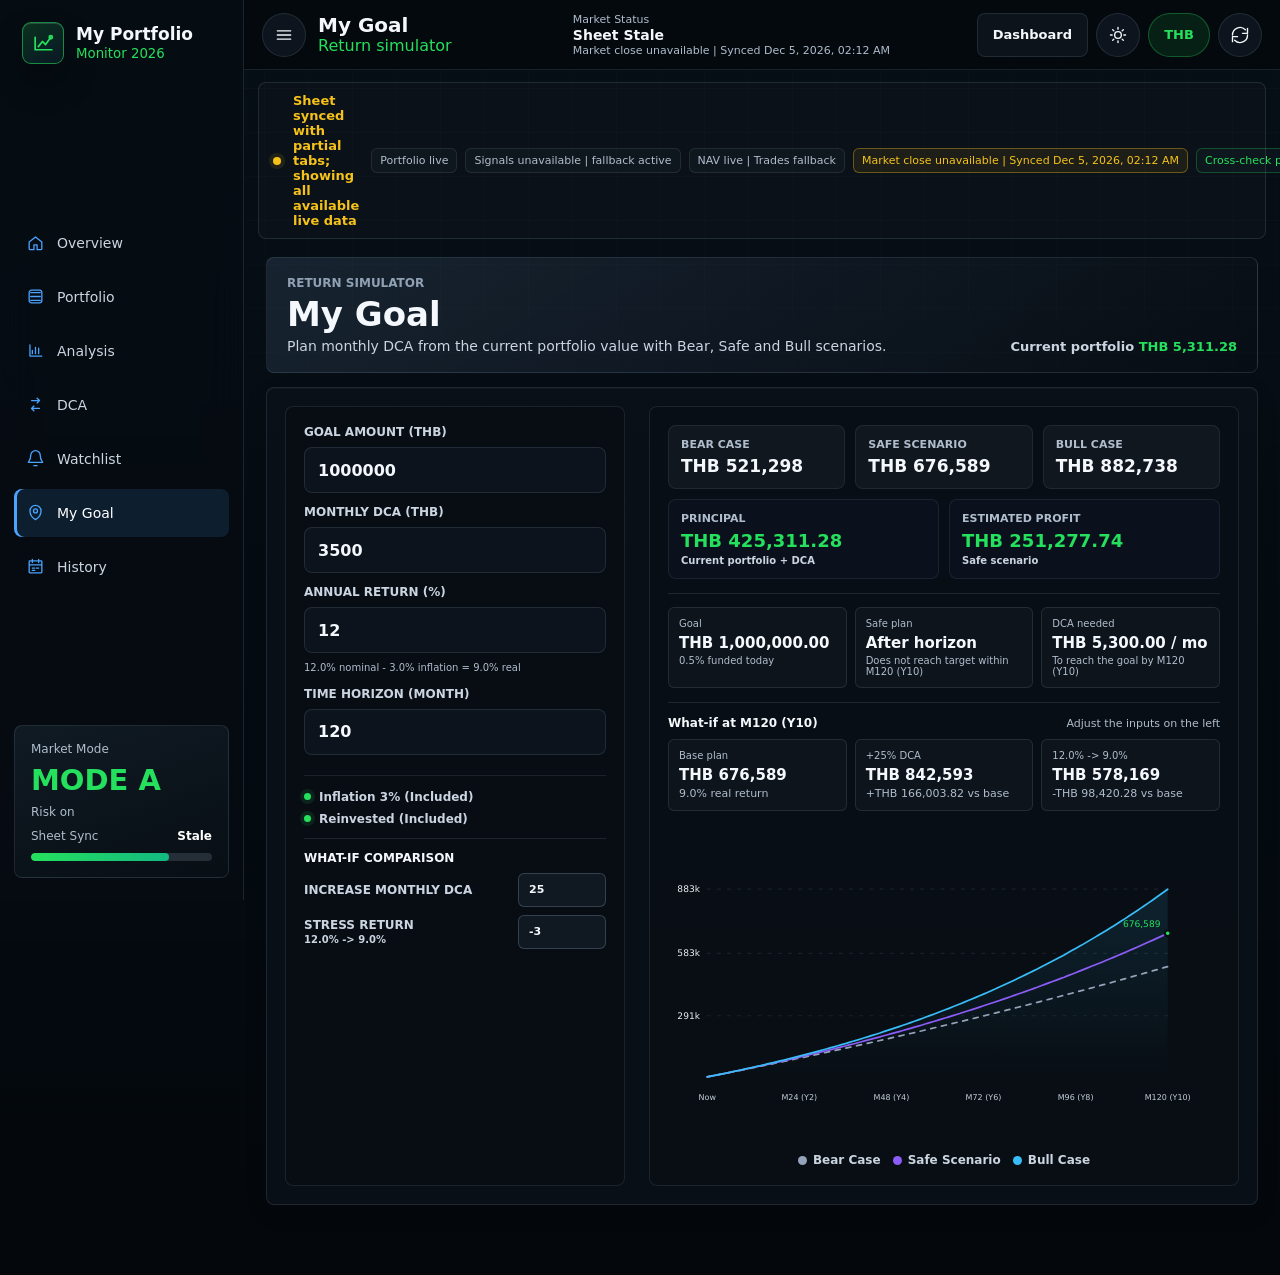
<file: goal.html>
<!doctype html>
<html lang="en">
<head>
  <meta charset="utf-8">
  <meta name="viewport" content="width=device-width, initial-scale=1">
  <meta name="theme-color" content="#071017">
  <title>My Goal | My Portfolio Monitor 2026</title>
  <link rel="icon" href="./assets/favicon.ico?v=20260702b" sizes="any">
  <link rel="icon" type="image/png" href="./assets/favicon-32.png?v=20260702b" sizes="32x32">
  <link rel="icon" type="image/svg+xml" href="./assets/favicon.svg?v=20260702b">
  <link rel="shortcut icon" href="./assets/favicon.ico?v=20260702b">
  <link rel="apple-touch-icon" href="./assets/apple-touch-icon.png?v=20260702b">
  <link rel="stylesheet" href="./styles.css?v=20260907-watchlist-stars">
</head>
<body class="goal-page" data-theme="dark" data-view="goal">
  <div class="app-shell">
    <aside class="sidebar" aria-label="Main navigation">
      <div class="brand-lockup">
        <span class="brand-mark" aria-hidden="true">
          <svg viewBox="0 0 24 24"><path d="M4 18V6m0 12h16M7 15l4-5 3 3 5-7"/><circle cx="19" cy="6" r="1.5"/></svg>
        </span>
        <span>
          <strong>My Portfolio</strong>
          <small>Monitor 2026</small>
        </span>
      </div>

      <nav class="rail-nav">
        <button class="rail-item" data-jump="overview" type="button"><svg viewBox="0 0 24 24"><path d="M4 11.5 12 5l8 6.5V20a1 1 0 0 1-1 1h-5v-6h-4v6H5a1 1 0 0 1-1-1z"/></svg><span>Overview</span></button>
        <button class="rail-item" data-jump="portfolio" type="button"><svg viewBox="0 0 24 24"><path d="M6 7h12M6 12h12M6 17h12"/><rect x="4" y="4" width="16" height="16" rx="3"/></svg><span>Portfolio</span></button>
        <button class="rail-item" data-jump="analysis" type="button"><svg viewBox="0 0 24 24"><path d="M5 19V5m0 14h15M8 16v-4m4 4V8m4 8v-7"/></svg><span>Analysis</span></button>
        <button class="rail-item" data-jump="dca" type="button"><svg viewBox="0 0 24 24"><path d="M7 7h10l-3-3m3 3-3 3"/><path d="M17 17H7l3 3m-3-3 3-3"/></svg><span>DCA</span></button>
        <button class="rail-item" data-page="watchlist" type="button"><svg viewBox="0 0 24 24"><path d="M18 8a6 6 0 0 0-12 0c0 7-3 7-3 9h18c0-2-3-2-3-9"/><path d="M10 21h4"/></svg><span>Watchlist</span></button>
        <button class="rail-item active" data-page="goal" type="button"><svg viewBox="0 0 24 24"><path d="M12 21s7-4.2 7-11a7 7 0 0 0-14 0c0 6.8 7 11 7 11z"/><circle cx="12" cy="10" r="2.5"/></svg><span>My Goal</span></button>
        <button class="rail-item" data-page="history" type="button"><svg viewBox="0 0 24 24"><path d="M8 3v4M16 3v4M4 10h16M5 5h14a1 1 0 0 1 1 1v13a1 1 0 0 1-1 1H5a1 1 0 0 1-1-1V6a1 1 0 0 1 1-1z"/><path d="M8 14h3m2 0h3M8 17h3"/></svg><span>History</span></button>
      </nav>

      <section class="mode-card">
        <span>Market Mode</span>
        <strong id="sideMode">MODE A</strong>
        <small id="sideModeHint">Risk on</small>
        <div class="confidence"><span>Sheet Sync</span><b id="sideSync">Live</b></div>
        <div class="meter"><i id="syncMeter"></i></div>
      </section>
    </aside>

    <main class="main goal-main">
      <header class="topbar goal-topbar">
        <div class="mobile-brand">
          <button class="icon-button" id="menuButton" type="button" aria-label="Open navigation" title="Navigation">
            <svg viewBox="0 0 24 24"><path d="M4 7h16M4 12h16M4 17h16"/></svg>
          </button>
          <div><h1>My Goal</h1><p>Return simulator</p></div>
        </div>
        <div class="market-status"><span>Market Status</span><strong id="marketOpenLabel"><i></i> Sheet Live</strong><small id="updatedAt">Loading Google Sheet</small></div>
        <div class="top-actions goal-actions">
          <a class="ghost-link" href="./index.html">Dashboard</a>
          <button class="icon-button" id="themeToggle" type="button" aria-label="Toggle light or dark theme" title="Toggle theme"><svg viewBox="0 0 24 24"><path d="M12 3v2m0 14v2M5.64 5.64l1.41 1.41m9.9 9.9 1.41 1.41M3 12h2m14 0h2M5.64 18.36l1.41-1.41m9.9-9.9 1.41-1.41"/><circle cx="12" cy="12" r="4"/></svg></button>
          <button class="currency-toggle" id="currencyToggle" type="button" aria-label="Toggle THB or USD currency" title="Toggle currency">THB</button>
          <button class="icon-button" id="refreshButton" type="button" aria-label="Refresh portfolio and signal data" title="Refresh now"><svg viewBox="0 0 24 24"><path d="M21 12a9 9 0 0 1-15.4 6.4M3 12A9 9 0 0 1 18.4 5.6"/><path d="M21 4v6h-6M3 20v-6h6"/></svg></button>
        </div>
      </header>

      <section class="sync-banner" id="syncBanner" aria-live="polite">
        <span id="syncStatusText">Connecting to Google Sheet...</span>
        <div class="sync-details">
          <span id="portfolioSyncMeta">Portfolio loading</span>
          <span id="signalSyncMeta">Signals loading</span>
          <span id="navSyncMeta">NAV loading</span>
          <span id="freshnessMeta">Freshness checking</span>
          <span id="syncIntegrityMeta">Cross-check pending</span>
          <button id="syncRetryButton" type="button" hidden>Retry sync</button>
        </div>
      </section>

      <section class="content goal-content">
        <section class="goal-hero-panel">
          <div>
            <span class="eyebrow">Return simulator</span>
            <h2>My Goal</h2>
            <p>Plan monthly DCA from the current portfolio value with Bear, Safe and Bull scenarios.</p>
          </div>
          <span class="goal-base" id="goalBaseValue">Current portfolio THB 0.00</span>
        </section>

        <section class="card goal-card goal-page-card" id="goal">
          <div class="goal-layout">
            <div class="goal-controls">
              <label><span>Goal amount (THB)</span><input id="goalTarget" type="number" min="0" step="10000" value="1000000"></label><label><span>Monthly DCA (THB)</span><input id="goalMonthlyDca" type="number" min="0" step="500" value="3500"></label>
              <label><span>Annual return (%)</span><input id="goalAnnualReturn" type="number" min="-30" max="80" step="0.5" value="12"><small id="goalReturnAssumption" class="goal-return-help"></small></label>
              <label><span>Time horizon (month)</span><input id="goalMonths" type="number" min="1" max="480" step="1" value="120"></label>
              <div class="goal-assumptions"><span>Inflation 3% (Included)</span><span>Reinvested (Included)</span></div>
              <div class="goal-compare-controls">
                <span>What-if comparison</span>
                <label><span>Increase monthly DCA</span><input id="goalExtraDca" type="number" min="0" max="300" step="5" value="25"></label>
                <label><span id="goalReturnShiftLabel">Stress return</span><input id="goalReturnShift" type="number" min="-30" max="30" step="0.5" value="-3"></label>
              </div>
            </div>
            <div class="goal-visual">
              <div class="goal-summary">
                <div><span>Bear case</span><strong id="goalBearValue">THB 0.00</strong></div>
                <div><span>Safe scenario</span><strong id="goalSafeValue">THB 0.00</strong></div>
                <div><span>Bull case</span><strong id="goalBullValue">THB 0.00</strong></div>
              </div>
              <div class="goal-breakdown">
                <div><span>Principal</span><strong id="goalPrincipalValue">THB 0.00</strong><small>Current portfolio + DCA</small></div>
                <div><span>Estimated profit</span><strong id="goalProfitValue">THB 0.00</strong><small>Safe scenario</small></div>
              </div>
              <div class="goal-target-summary" id="goalTargetSummary" aria-live="polite"></div>
              <div class="goal-whatif" id="goalWhatIf" aria-live="polite"></div>
              <svg id="goalChart" class="goal-chart" viewBox="0 0 760 340" role="img" aria-label="My Goal return simulation chart"></svg>
              <div class="goal-legend"><span><i class="bear"></i>Bear Case</span><span><i class="safe"></i>Safe Scenario</span><span><i class="bull"></i>Bull Case</span></div>
            </div>
          </div>
        </section>
      </section>
    </main>
  </div>

  <nav class="bottom-nav" aria-label="Mobile navigation">
    <button data-jump="overview" type="button"><svg viewBox="0 0 24 24"><path d="M4 11.5 12 5l8 6.5V20a1 1 0 0 1-1 1h-5v-6h-4v6H5a1 1 0 0 1-1-1z"/></svg><span>Overview</span></button>
    <button data-jump="portfolio" type="button"><svg viewBox="0 0 24 24"><path d="M6 7h12M6 12h12M6 17h12"/><rect x="4" y="4" width="16" height="16" rx="3"/></svg><span>Portfolio</span></button>
    <button data-jump="analysis" type="button"><svg viewBox="0 0 24 24"><path d="M5 19V5m0 14h15M8 16v-4m4 4V8m4 8v-7"/></svg><span>Analysis</span></button>
    <button data-jump="dca" type="button"><svg viewBox="0 0 24 24"><path d="M7 7h10l-3-3m3 3-3 3"/><path d="M17 17H7l3 3m-3-3 3-3"/></svg><span>DCA</span></button>
    <button data-page="watchlist" type="button"><svg viewBox="0 0 24 24"><path d="M18 8a6 6 0 0 0-12 0c0 7-3 7-3 9h18c0-2-3-2-3-9"/><path d="M10 21h4"/></svg><span>Watchlist</span></button>
    <button class="active" data-page="goal" type="button"><svg viewBox="0 0 24 24"><path d="M12 21s7-4.2 7-11a7 7 0 0 0-14 0c0 6.8 7 11 7 11z"/><circle cx="12" cy="10" r="2.5"/></svg><span>Goal</span></button>
    <button data-page="history" type="button"><svg viewBox="0 0 24 24"><path d="M8 3v4M16 3v4M4 10h16M5 5h14a1 1 0 0 1 1 1v13a1 1 0 0 1-1 1H5a1 1 0 0 1-1-1V6a1 1 0 0 1 1-1z"/><path d="M8 14h3m2 0h3M8 17h3"/></svg><span>History</span></button>
  </nav>

  <script src="./script.js?v=20260927-performance-view"></script>
</body>
</html>
</file>
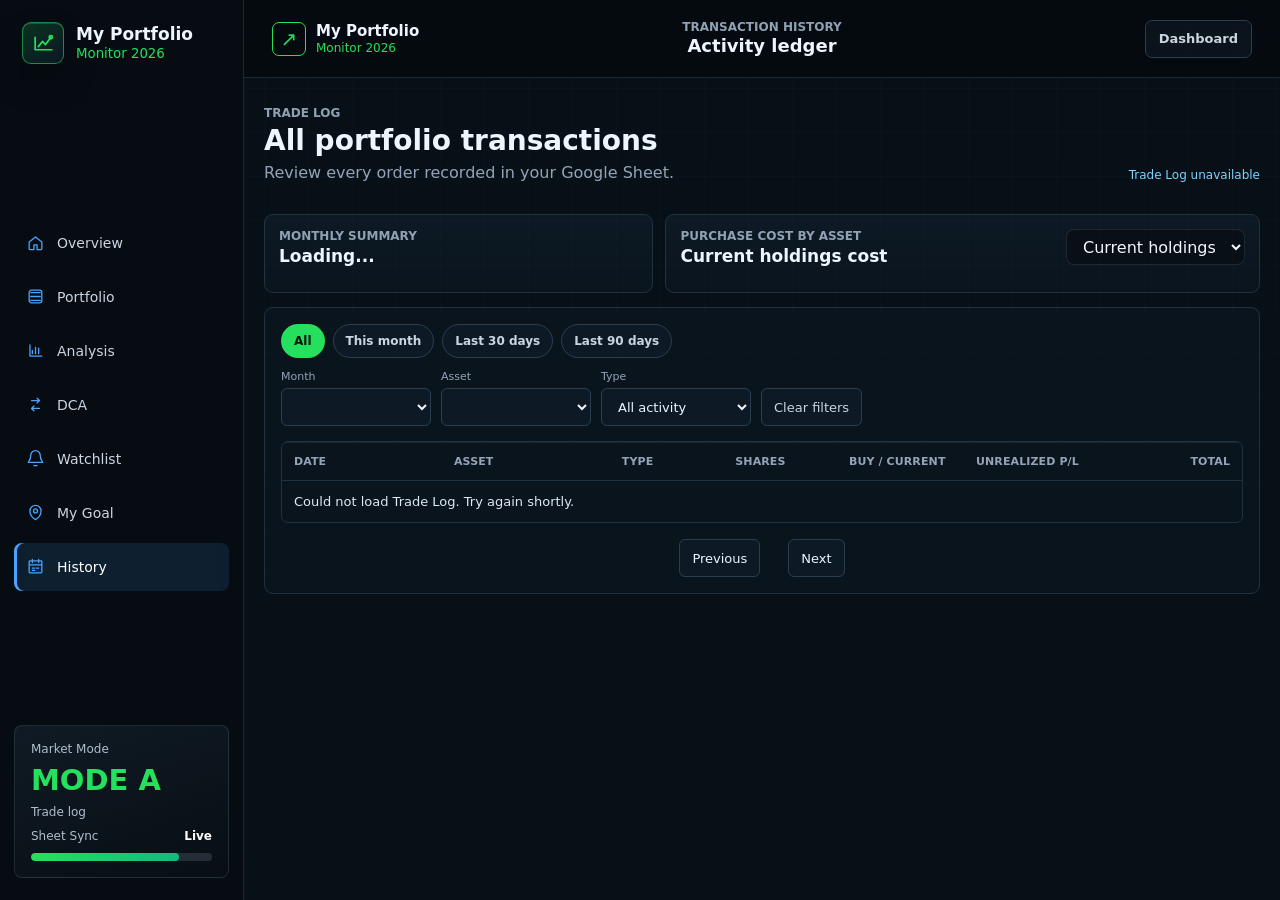
<file: history.html>
<!doctype html>
<html lang="en">
<head>
  <meta charset="UTF-8">
  <meta name="viewport" content="width=device-width, initial-scale=1.0">
  <meta name="theme-color" content="#071017">
  <link rel="icon" href="./assets/favicon.svg" type="image/svg+xml">
  <link rel="alternate icon" href="./assets/favicon.ico">
  <title>Transaction History | My Portfolio Monitor 2026</title>
  <link rel="stylesheet" href="./styles.css?v=20260907-watchlist-stars">
  <link rel="stylesheet" href="./history.css?v=20260830-watchlist-sheet">
</head>
<body class="history-page">
  <div class="history-app-shell">
    <aside class="sidebar" aria-label="Main navigation">
      <div class="brand-lockup">
        <span class="brand-mark" aria-hidden="true">
          <svg viewBox="0 0 24 24"><path d="M4 18V6m0 12h16M7 15l4-5 3 3 5-7"/><circle cx="19" cy="6" r="1.5"/></svg>
        </span>
        <span>
          <strong>My Portfolio</strong>
          <small>Monitor 2026</small>
        </span>
      </div>

      <nav class="rail-nav">
        <a class="rail-item" href="./index.html"><svg viewBox="0 0 24 24"><path d="M4 11.5 12 5l8 6.5V20a1 1 0 0 1-1 1h-5v-6h-4v6H5a1 1 0 0 1-1-1z"/></svg><span>Overview</span></a>
        <a class="rail-item" href="./index.html#portfolio"><svg viewBox="0 0 24 24"><path d="M6 7h12M6 12h12M6 17h12"/><rect x="4" y="4" width="16" height="16" rx="3"/></svg><span>Portfolio</span></a>
        <a class="rail-item" href="./index.html#analysis"><svg viewBox="0 0 24 24"><path d="M5 19V5m0 14h15M8 16v-4m4 4V8m4 8v-7"/></svg><span>Analysis</span></a>
        <a class="rail-item" href="./index.html#dca"><svg viewBox="0 0 24 24"><path d="M7 7h10l-3-3m3 3-3 3"/><path d="M17 17H7l3 3m-3-3 3-3"/></svg><span>DCA</span></a>
        <a class="rail-item" href="./watchlist.html"><svg viewBox="0 0 24 24"><path d="M18 8a6 6 0 0 0-12 0c0 7-3 7-3 9h18c0-2-3-2-3-9"/><path d="M10 21h4"/></svg><span>Watchlist</span></a>
        <a class="rail-item" href="./goal.html"><svg viewBox="0 0 24 24"><path d="M12 21s7-4.2 7-11a7 7 0 0 0-14 0c0 6.8 7 11 7 11z"/><circle cx="12" cy="10" r="2.5"/></svg><span>My Goal</span></a>
        <a class="rail-item active" href="./history.html?v=20260830-watchlist-sheet"><svg viewBox="0 0 24 24"><path d="M8 3v4M16 3v4M4 10h16M5 5h14a1 1 0 0 1 1 1v13a1 1 0 0 1-1 1H5a1 1 0 0 1-1-1V6a1 1 0 0 1 1-1z"/><path d="M8 14h3m2 0h3M8 17h3"/></svg><span>History</span></a>
      </nav>

      <section class="mode-card">
        <span>Market Mode</span>
        <strong>MODE A</strong>
        <small>Trade log</small>
        <div class="confidence"><span>Sheet Sync</span><b>Live</b></div>
        <div class="meter"><i></i></div>
      </section>
    </aside>
    <div class="history-main">
  <header class="history-topbar">
    <a class="history-brand" href="./index.html" aria-label="Back to dashboard"><span class="history-mark">↗</span><span><strong>My Portfolio</strong><small>Monitor 2026</small></span></a>
    <div class="history-title"><span class="eyebrow">Transaction history</span><h1>Activity ledger</h1></div>
    <a class="history-back" href="./index.html">Dashboard</a>
  </header>
  <main class="history-shell">
    <section class="history-hero">
      <div><span class="eyebrow">Trade Log</span><h2>All portfolio transactions</h2><p>Review every order recorded in your Google Sheet.</p></div>
      <span id="historyStatus" class="history-status">Loading Trade Log...</span>
    </section>
    <section class="history-summary" id="historySummary" aria-live="polite"></section>
    <section class="history-insights" id="historyInsights" aria-live="polite">
      <article class="history-insight-card">
        <div class="history-insight-head"><div><span class="eyebrow">Monthly summary</span><h3 id="historyMonthTitle">Loading...</h3></div></div>
        <div class="history-mini-grid" id="historyMonthStats"></div>
      </article>
      <article class="history-insight-card">
        <div class="history-insight-head"><div><span class="eyebrow">Purchase cost by asset</span><h3 id="historySpendTitle">Current holdings cost</h3></div><label class="history-spend-scope"><span class="sr-only">Purchase cost scope</span><select id="historySpendScope"><option value="current" selected>Current holdings</option><option value="all">All purchases</option></select></label></div>
        <div class="history-asset-spend" id="historyAssetSpend"></div>
      </article>
    </section>
    <section class="history-ledger">
      <div class="history-quick-filters" id="historyQuickFilters" aria-label="Quick date filters"><button type="button" class="active" data-range="all">All</button><button type="button" data-range="this-month">This month</button><button type="button" data-range="30d">Last 30 days</button><button type="button" data-range="90d">Last 90 days</button></div>
      <div class="history-toolbar">
        <label><span>Month</span><select id="historyMonthFilter"></select></label>
        <label><span>Asset</span><select id="historyTickerFilter"></select></label>
        <label><span>Type</span><select id="historyTypeFilter"><option value="All">All activity</option><option value="Buy">Buys</option><option value="Sell">Sells</option></select></label>
        <button id="historyClearFilters" type="button">Clear filters</button>
      </div>
      <div class="history-count" id="historyCount"></div>
      <div class="history-table-wrap"><table class="history-table"><colgroup><col class="history-col-date"><col class="history-col-asset"><col class="history-col-type"><col class="history-col-shares"><col class="history-col-price"><col class="history-col-change"><col class="history-col-total"></colgroup><thead><tr><th>Date</th><th>Asset</th><th>Type</th><th>Shares</th><th>Buy / Current</th><th>Unrealized P/L</th><th>Total</th></tr></thead><tbody id="historyTableBody"></tbody></table></div>
      <div id="historyMobileList" class="history-mobile-list"></div>
      <nav class="history-pagination" aria-label="Transaction history pages"><button id="historyPrevious" type="button">Previous</button><span id="historyPageLabel"></span><button id="historyNext" type="button">Next</button></nav>
    </section>
  </main>
    </div>
  </div>
  <script src="./history.js?v=20260913-history-holdings"></script>
</body>
</html>
</file>
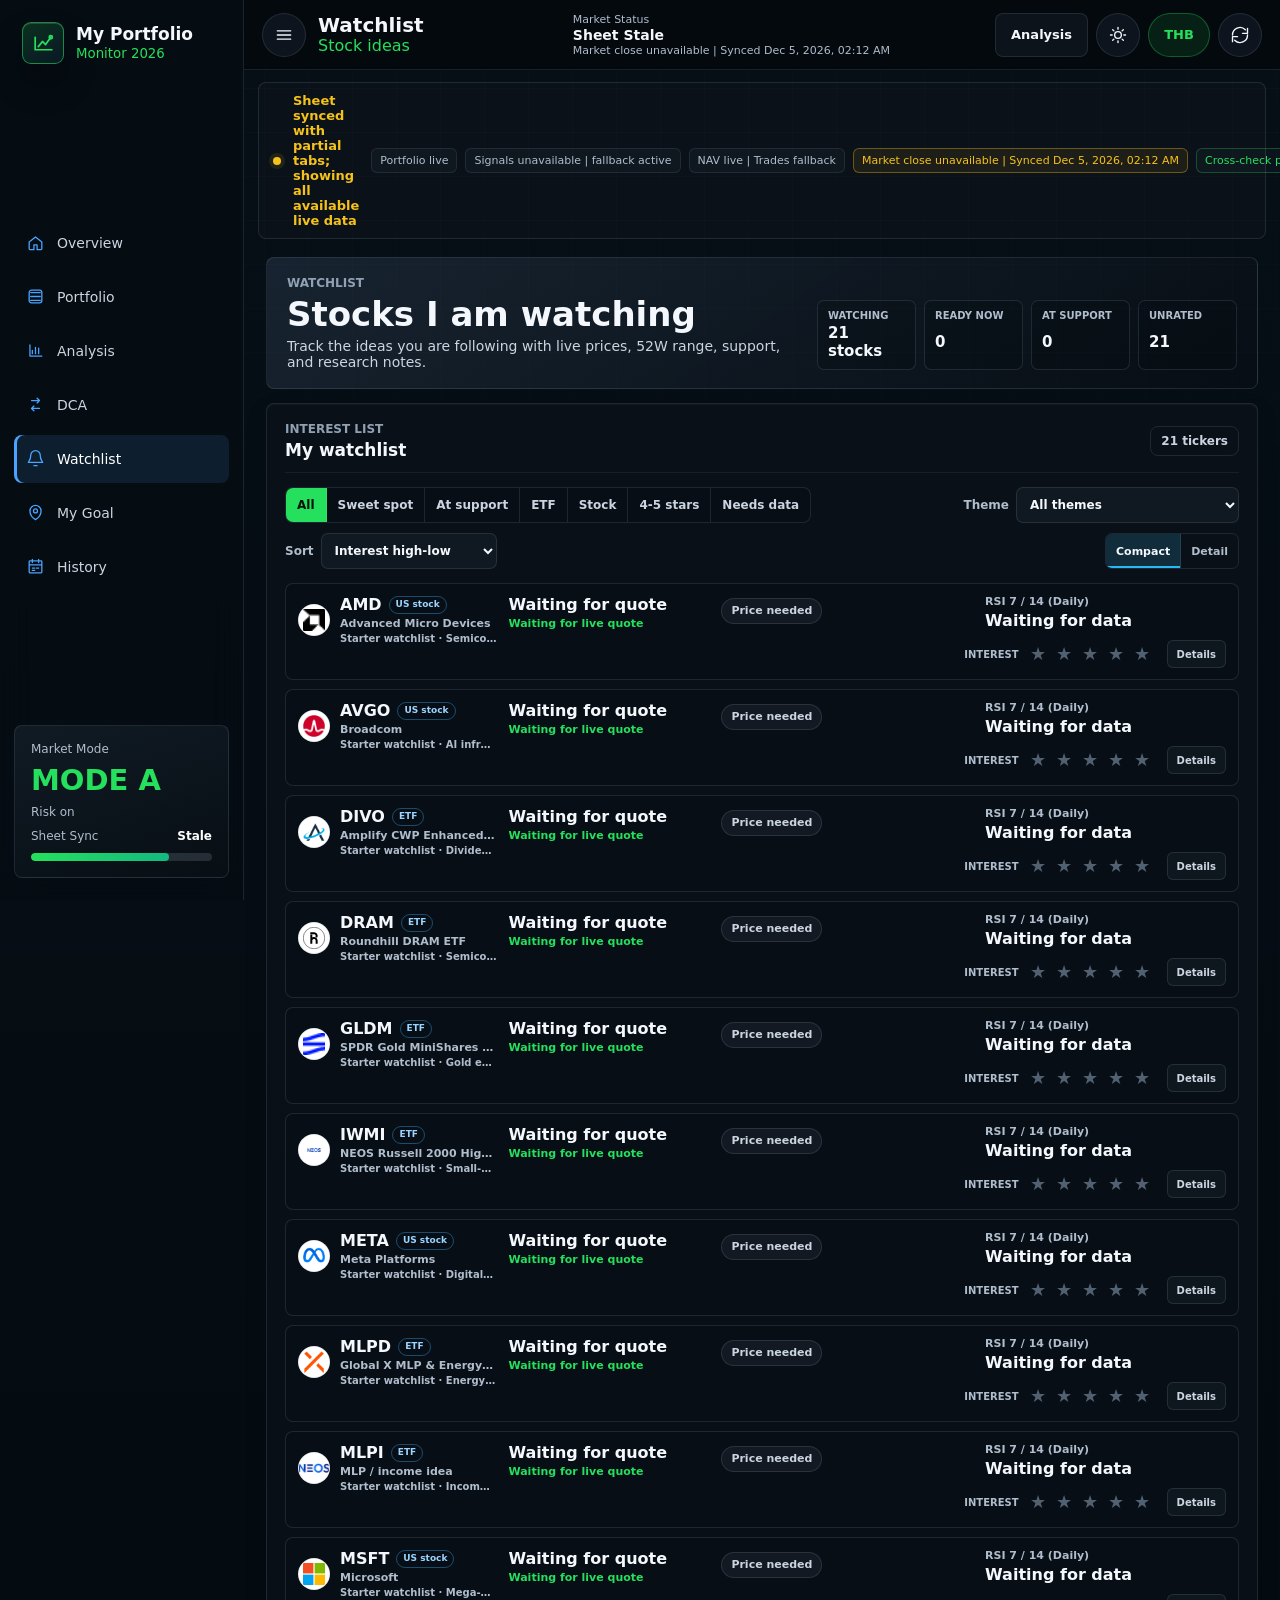
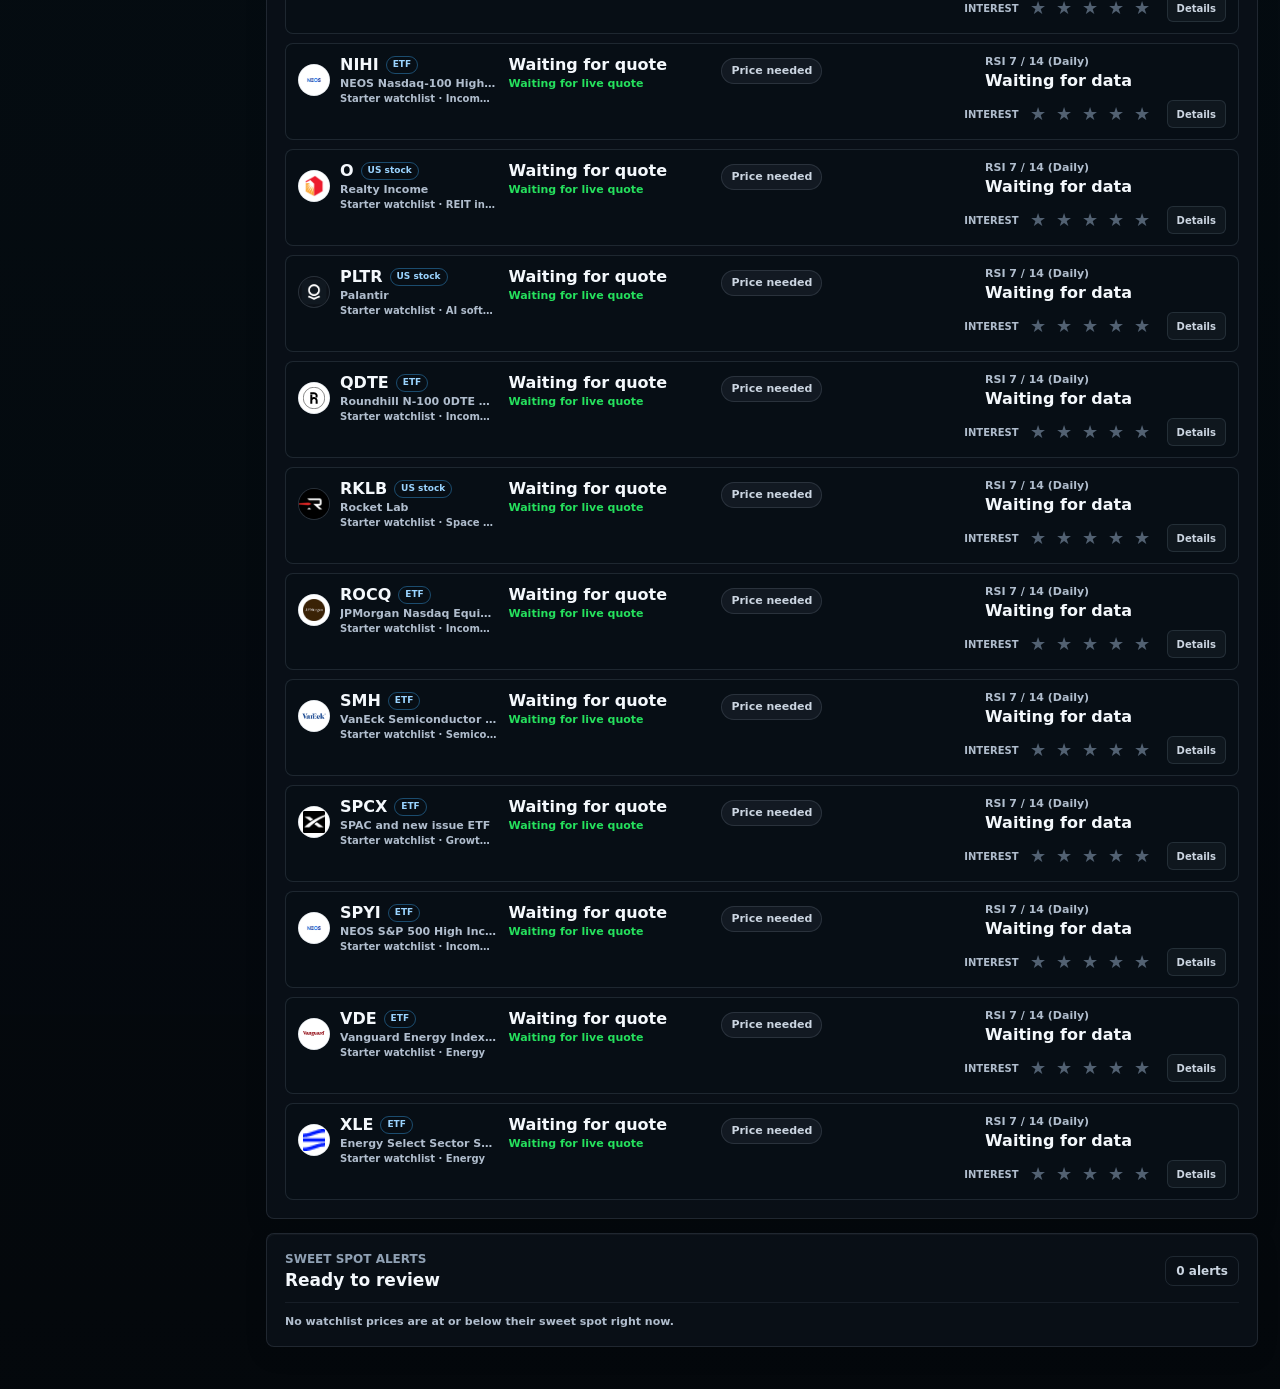
<file: watchlist.html>
<!doctype html>
<html lang="en">
<head>
  <meta charset="utf-8">
  <meta name="viewport" content="width=device-width, initial-scale=1">
  <meta name="theme-color" content="#071017">
  <title>Watchlist | My Portfolio Monitor 2026</title>
  <link rel="icon" href="./assets/favicon.ico?v=20260702b" sizes="any">
  <link rel="icon" type="image/png" href="./assets/favicon-32.png?v=20260702b" sizes="32x32">
  <link rel="icon" type="image/svg+xml" href="./assets/favicon.svg?v=20260702b">
  <link rel="shortcut icon" href="./assets/favicon.ico?v=20260702b">
  <link rel="apple-touch-icon" href="./assets/apple-touch-icon.png?v=20260702b">
  <link rel="stylesheet" href="./styles.css?v=20260907-watchlist-stars">
</head>
<body class="goal-page watchlist-page" data-theme="dark" data-view="watchlist">
  <div class="app-shell">
    <aside class="sidebar" aria-label="Main navigation">
      <div class="brand-lockup"><span class="brand-mark" aria-hidden="true"><svg viewBox="0 0 24 24"><path d="M4 18V6m0 12h16M7 15l4-5 3 3 5-7"/><circle cx="19" cy="6" r="1.5"/></svg></span><span><strong>My Portfolio</strong><small>Monitor 2026</small></span></div>
      <nav class="rail-nav">
        <button class="rail-item" data-jump="overview" type="button"><svg viewBox="0 0 24 24"><path d="M4 11.5 12 5l8 6.5V20a1 1 0 0 1-1 1h-5v-6h-4v6H5a1 1 0 0 1-1-1z"/></svg><span>Overview</span></button>
        <button class="rail-item" data-jump="portfolio" type="button"><svg viewBox="0 0 24 24"><path d="M6 7h12M6 12h12M6 17h12"/><rect x="4" y="4" width="16" height="16" rx="3"/></svg><span>Portfolio</span></button>
        <button class="rail-item" data-jump="analysis" type="button"><svg viewBox="0 0 24 24"><path d="M5 19V5m0 14h15M8 16v-4m4 4V8m4 8v-7"/></svg><span>Analysis</span></button>
        <button class="rail-item" data-jump="dca" type="button"><svg viewBox="0 0 24 24"><path d="M7 7h10l-3-3m3 3-3 3"/><path d="M17 17H7l3 3m-3-3 3-3"/></svg><span>DCA</span></button>
        <button class="rail-item active" data-page="watchlist" type="button"><svg viewBox="0 0 24 24"><path d="M18 8a6 6 0 0 0-12 0c0 7-3 7-3 9h18c0-2-3-2-3-9"/><path d="M10 21h4"/></svg><span>Watchlist</span></button>
        <button class="rail-item" data-page="goal" type="button"><svg viewBox="0 0 24 24"><path d="M12 21s7-4.2 7-11a7 7 0 0 0-14 0c0 6.8 7 11 7 11z"/><circle cx="12" cy="10" r="2.5"/></svg><span>My Goal</span></button>
        <button class="rail-item" data-page="history" type="button"><svg viewBox="0 0 24 24"><path d="M8 3v4M16 3v4M4 10h16M5 5h14a1 1 0 0 1 1 1v13a1 1 0 0 1-1 1H5a1 1 0 0 1-1-1V6a1 1 0 0 1 1-1z"/><path d="M8 14h3m2 0h3M8 17h3"/></svg><span>History</span></button>
      </nav>
      <section class="mode-card"><span>Market Mode</span><strong id="sideMode">MODE A</strong><small id="sideModeHint">Risk on</small><div class="confidence"><span>Sheet Sync</span><b id="sideSync">Live</b></div><div class="meter"><i id="syncMeter"></i></div></section>
    </aside>
    <main class="main goal-main">
      <header class="topbar goal-topbar">
        <div class="mobile-brand"><button class="icon-button" id="menuButton" type="button" aria-label="Open navigation" title="Navigation"><svg viewBox="0 0 24 24"><path d="M4 7h16M4 12h16M4 17h16"/></svg></button><div><h1>Watchlist</h1><p>Stock ideas</p></div></div>
        <div class="market-status"><span>Market Status</span><strong id="marketOpenLabel"><i></i> Sheet Live</strong><small id="updatedAt">Loading Google Sheet</small></div>
        <div class="top-actions goal-actions"><a class="ghost-link" href="./index.html#analysis">Analysis</a><button class="icon-button" id="themeToggle" type="button" aria-label="Toggle light or dark theme" title="Toggle theme"><svg viewBox="0 0 24 24"><path d="M12 3v2m0 14v2M5.64 5.64l1.41 1.41m9.9 9.9 1.41 1.41M3 12h2m14 0h2M5.64 18.36l1.41-1.41m9.9-9.9 1.41-1.41"/><circle cx="12" cy="12" r="4"/></svg></button><button class="currency-toggle" id="currencyToggle" type="button" aria-label="Toggle THB or USD currency" title="Toggle currency">THB</button><button class="icon-button" id="refreshButton" type="button" aria-label="Refresh portfolio and signal data" title="Refresh now"><svg viewBox="0 0 24 24"><path d="M21 12a9 9 0 0 1-15.4 6.4M3 12A9 9 0 0 1 18.4 5.6"/><path d="M21 4v6h-6M3 20v-6h6"/></svg></button></div>
      </header>
      <section class="sync-banner" id="syncBanner" aria-live="polite"><span id="syncStatusText">Connecting to Google Sheet...</span><div class="sync-details"><span id="portfolioSyncMeta">Portfolio loading</span><span id="signalSyncMeta">Signals loading</span><span id="navSyncMeta">NAV loading</span><span id="freshnessMeta">Freshness checking</span><span id="syncIntegrityMeta">Cross-check pending</span><button id="syncRetryButton" type="button" hidden>Retry sync</button></div></section>
      <section class="content goal-content watchlist-content">
        <section class="goal-hero-panel watchlist-hero-panel">
          <div>
            <span class="eyebrow">Watchlist</span>
            <h2>Stocks I am watching</h2>
            <p>Track the ideas you are following with live prices, 52W range, support, and research notes.</p>
          </div>
          <div class="watchlist-hero-summary" aria-label="Watchlist summary">
  <div><span>Watching</span><strong id="watchlistStatus">0 stocks</strong></div>
  <div><span>Ready now</span><strong id="watchlistReadyCount">0</strong></div>
  <div><span>At support</span><strong id="watchlistSupportCount">0</strong></div>
  <div><span>Unrated</span><strong id="watchlistHighInterestCount">0</strong></div>
</div>
</section>
<section class="watchlist-grid">
          <article class="card watchlist-card watchlist-main-card">
            <div class="section-head">
              <div>
                <span class="eyebrow">Interest list</span>
                <h2>My watchlist</h2>
              </div>
              <span class="watchlist-count" id="watchlistCount">0 tickers</span>
            </div>
            <div class="watchlist-toolbar">
              <div class="watchlist-filter-tabs" id="watchlistFilterTabs" role="group" aria-label="Watchlist filters">
                <button class="active" data-watchlist-filter="all" type="button" aria-pressed="true">All</button>
                <button data-watchlist-filter="sweet" type="button" aria-pressed="false">Sweet spot</button>
                <button data-watchlist-filter="support" type="button" aria-pressed="false">At support</button><button data-watchlist-filter="etf" type="button" aria-pressed="false">ETF</button><button data-watchlist-filter="stock" type="button" aria-pressed="false">Stock</button><button data-watchlist-filter="high-interest" type="button" aria-pressed="false">4-5 stars</button><button data-watchlist-filter="missing" type="button" aria-pressed="false">Needs data</button>
              </div>
              <label class="watchlist-sort-control">Theme
  <select id="watchlistTheme" aria-label="Filter watchlist by theme"><option value="all">All themes</option></select>
</label>
<label class="watchlist-sort-control">Sort
  <select id="watchlistSort" aria-label="Sort watchlist">
    <option value="interest">Interest high-low</option>
    <option value="opportunity">Action first</option>
    <option value="price">Price high-low</option>
    <option value="ticker">Ticker A-Z</option>
  </select>
</label>
<div class="watchlist-density-tabs" role="group" aria-label="Watchlist detail level">
  <button class="active" data-watchlist-density="compact" type="button" aria-pressed="true">Compact</button>
  <button data-watchlist-density="detail" type="button" aria-pressed="false">Detail</button>
</div>
            </div>
            <div id="watchlistItems" class="watchlist-stock-list"></div>
          </article>
          <article class="card watchlist-card watchlist-sweet-spot-card">
            <div class="section-head">
              <div>
                <span class="eyebrow">Sweet spot alerts</span>
                <h2>Ready to review</h2>
              </div>
              <span class="watchlist-count" id="watchlistSweetSpotCount">0 alerts</span>
            </div>
            <div id="watchlistSweetSpotAlerts" class="sweet-spot-alerts"></div>
          </article>
        </section>
      </section>
    </main>
  </div>
  <nav class="bottom-nav" aria-label="Mobile navigation"><button data-jump="overview" type="button"><svg viewBox="0 0 24 24"><path d="M4 11.5 12 5l8 6.5V20a1 1 0 0 1-1 1h-5v-6h-4v6H5a1 1 0 0 1-1-1z"/></svg><span>Overview</span></button><button data-jump="portfolio" type="button"><svg viewBox="0 0 24 24"><path d="M6 7h12M6 12h12M6 17h12"/><rect x="4" y="4" width="16" height="16" rx="3"/></svg><span>Portfolio</span></button><button data-jump="analysis" type="button"><svg viewBox="0 0 24 24"><path d="M5 19V5m0 14h15M8 16v-4m4 4V8m4 8v-7"/></svg><span>Analysis</span></button><button data-jump="dca" type="button"><svg viewBox="0 0 24 24"><path d="M7 7h10l-3-3m3 3-3 3"/><path d="M17 17H7l3 3m-3-3 3-3"/></svg><span>DCA</span></button><button class="active" data-page="watchlist" type="button"><svg viewBox="0 0 24 24"><path d="M18 8a6 6 0 0 0-12 0c0 7-3 7-3 9h18c0-2-3-2-3-9"/><path d="M10 21h4"/></svg><span>Watchlist</span></button><button data-page="goal" type="button"><svg viewBox="0 0 24 24"><path d="M12 21s7-4.2 7-11a7 7 0 0 0-14 0c0 6.8 7 11 7 11z"/><circle cx="12" cy="10" r="2.5"/></svg><span>Goal</span></button><button data-page="history" type="button"><svg viewBox="0 0 24 24"><path d="M8 3v4M16 3v4M4 10h16M5 5h14a1 1 0 0 1 1 1v13a1 1 0 0 1-1 1H5a1 1 0 0 1-1-1V6a1 1 0 0 1 1-1z"/><path d="M8 14h3m2 0h3M8 17h3"/></svg><span>History</span></button></nav>
  <script src="./script.js?v=20260927-performance-view"></script>
</body>
</html>
</file>
<file: styles.css>
:root {
  color-scheme: dark;
  --bg: #05090d;
  --panel: #0d141b;
  --panel-2: #101922;
  --panel-3: #141f2a;
  --line: rgba(166, 189, 213, 0.14);
  --line-strong: rgba(166, 189, 213, 0.24);
  --text: #f4f8fc;
  --muted: #b0bdcd;
  --soft: #cbd5e1;
  --green: #25e05d;
  --green-2: #13b981;
  --red: #ff5148;
  --amber: #f6c21a;
  --blue: #4aa3ff;
  --violet: #b57cff;
  --radius: 8px;
  --shadow: 0 24px 70px rgba(0, 0, 0, 0.34);
  --ease: cubic-bezier(0.32, 0.72, 0, 1);
}

body[data-theme="light"] {
  color-scheme: light;
  --bg: #f4f7fb;
  --panel: #ffffff;
  --panel-2: #f8fafc;
  --panel-3: #eef4f8;
  --line: rgba(47, 67, 88, 0.14);
  --line-strong: rgba(47, 67, 88, 0.25);
  --text: #111827;
  --muted: #52647a;
  --soft: #475569;
  --shadow: 0 22px 60px rgba(30, 41, 59, 0.12);
}

* { box-sizing: border-box; }

html { scroll-behavior: smooth; }

body {
  margin: 0;
  min-height: 100vh;
  background:
    linear-gradient(180deg, rgba(6, 16, 24, 0.84), rgba(4, 8, 12, 0.98)),
    #05090d;
  color: var(--text);
  font-family: "Aptos", "Plus Jakarta Sans", ui-sans-serif, system-ui, -apple-system, BlinkMacSystemFont, "Segoe UI", sans-serif;
  letter-spacing: 0;
}

body[data-theme="light"] {
  background:
    linear-gradient(180deg, rgba(230, 244, 239, 0.94), rgba(248, 250, 252, 0.98)),
    #f4f7fb;
}

body::before {
  content: "";
  position: fixed;
  inset: 0;
  pointer-events: none;
  background-image:
    linear-gradient(rgba(255,255,255,0.025) 1px, transparent 1px),
    linear-gradient(90deg, rgba(255,255,255,0.018) 1px, transparent 1px);
  background-size: 44px 44px;
  mask-image: linear-gradient(to bottom, rgba(0,0,0,.9), transparent 78%);
}

button, input, select {
  font: inherit;
}

button {
  color: inherit;
}

button:focus-visible,
input:focus-visible,
select:focus-visible,
[tabindex="0"]:focus-visible {
  outline: 2px solid var(--blue);
  outline-offset: 3px;
}

svg {
  display: block;
  fill: none;
  stroke: currentColor;
  stroke-width: 1.65;
  stroke-linecap: round;
  stroke-linejoin: round;
}

.app-shell {
  display: grid;
  grid-template-columns: 244px minmax(0, 1fr);
  min-height: 100vh;
}

.sidebar {
  position: sticky;
  top: 0;
  height: 100vh;
  display: flex;
  flex-direction: column;
  justify-content: space-between;
  padding: 22px 14px;
  border-right: 1px solid var(--line);
  background: rgba(6, 12, 18, 0.84);
  backdrop-filter: blur(18px);
  z-index: 4;
}

.brand-lockup,
.mobile-brand,
.market-status,
.top-actions,
.rail-item,
.section-head,
.allocation-row,
.hold-row,
.indicator-row,
.mini-row,
.alert-row {
  display: flex;
  align-items: center;
}

.brand-lockup {
  gap: 12px;
  padding: 0 8px 20px;
}

.brand-mark {
  width: 42px;
  height: 42px;
  display: grid;
  place-items: center;
  border: 1px solid rgba(37, 224, 93, 0.55);
  border-radius: 9px;
  color: var(--green);
  background: linear-gradient(150deg, rgba(37, 224, 93, 0.18), rgba(74, 163, 255, 0.08));
  box-shadow: inset 0 1px 0 rgba(255,255,255,.14), 0 18px 32px rgba(0,0,0,.26);
}

.brand-mark svg { width: 25px; height: 25px; }

.brand-lockup strong,
.brand-lockup small {
  display: block;
  line-height: 1.12;
}

.brand-lockup strong { font-size: 17px; }
.brand-lockup small { margin-top: 3px; color: var(--green); }

.rail-nav {
  display: grid;
  gap: 6px;
}

.rail-item {
  width: 100%;
  min-height: 48px;
  gap: 12px;
  padding: 0 12px;
  border: 0;
  border-radius: var(--radius);
  background: transparent;
  color: var(--soft);
  cursor: pointer;
  transition: transform 420ms var(--ease), background 420ms var(--ease), color 420ms var(--ease);
}

.rail-item:hover,
.rail-item.active {
  color: #fff;
  background: rgba(74, 163, 255, 0.12);
}

.rail-item.active {
  box-shadow: inset 3px 0 0 var(--blue);
}

.rail-item svg { width: 19px; height: 19px; color: var(--blue); }
.rail-item span { font-size: 14px; }

.mode-card {
  display: grid;
  gap: 10px;
  padding: 16px;
  border: 1px solid var(--line);
  border-radius: var(--radius);
  background: linear-gradient(160deg, rgba(17, 28, 38, 0.95), rgba(8, 15, 21, 0.95));
}

.mode-card span,
.mode-card small,
.confidence {
  color: var(--muted);
  font-size: 12px;
}

.mode-card strong {
  color: var(--green);
  font-size: 29px;
  line-height: 1;
}

.confidence {
  display: flex;
  justify-content: space-between;
  gap: 12px;
}

.confidence b { color: #fff; }

.meter {
  height: 8px;
  overflow: hidden;
  border-radius: 999px;
  background: rgba(148, 163, 184, 0.2);
}

.meter i {
  display: block;
  width: 82%;
  height: 100%;
  border-radius: inherit;
  background: linear-gradient(90deg, var(--green), var(--green-2));
}

.main { min-width: 0; }

.topbar {
  position: sticky;
  top: 0;
  z-index: 3;
  min-height: 78px;
  display: grid;
  grid-template-columns: minmax(220px, 1fr) auto minmax(260px, 1fr);
  align-items: center;
  gap: 20px;
  padding: 14px 28px;
  border-bottom: 1px solid var(--line);
  background: rgba(5, 9, 13, 0.78);
  backdrop-filter: blur(18px);
}

.mobile-brand {
  gap: 12px;
}

.mobile-brand h1,
.mobile-brand p,
h2,
p {
  margin: 0;
}

.mobile-brand h1 {
  font-size: 20px;
  line-height: 1.1;
}

.mobile-brand p {
  color: var(--green);
}

.market-status {
  justify-content: center;
  display: grid;
  gap: 3px;
  min-width: 210px;
}

.market-status span,
.market-status small {
  color: var(--muted);
  font-size: 12px;
}

.market-status strong {
  display: inline-flex;
  align-items: center;
  gap: 8px;
  font-size: 14px;
}

.market-status i {
  width: 8px;
  height: 8px;
  border-radius: 999px;
  background: var(--green);
  box-shadow: 0 0 18px rgba(37, 224, 93, 0.8);
}

.top-actions {
  justify-content: flex-end;
  gap: 10px;
}

.search-box {
  width: min(100%, 250px);
  height: 44px;
  display: flex;
  align-items: center;
  gap: 10px;
  padding: 0 13px;
  border: 1px solid var(--line);
  border-radius: var(--radius);
  background: rgba(15, 23, 32, 0.86);
  color: var(--muted);
}

.search-box svg { width: 17px; height: 17px; }

.search-box input {
  width: 100%;
  min-width: 0;
  border: 0;
  outline: 0;
  color: var(--text);
  background: transparent;
  font-size: 14px;
}

.icon-button {
  width: 44px;
  height: 44px;
  display: inline-grid;
  place-items: center;
  border: 1px solid var(--line);
  border-radius: 999px;
  background: rgba(15, 23, 32, 0.9);
  cursor: pointer;
  transition: transform 420ms var(--ease), border-color 420ms var(--ease), color 420ms var(--ease);
}

.icon-button:hover {
  color: var(--green);
  border-color: rgba(37, 224, 93, 0.38);
  transform: translateY(-1px);
}

.icon-button svg { width: 20px; height: 20px; }
.currency-toggle {
  min-width: 62px;
  height: 44px;
  border: 1px solid rgba(37, 224, 93, 0.32);
  border-radius: 999px;
  color: var(--green);
  background: rgba(37, 224, 93, 0.11);
  font-size: 13px;
  font-weight: 900;
  cursor: pointer;
}

.currency-toggle:hover {
  border-color: rgba(37, 224, 93, 0.52);
  background: rgba(37, 224, 93, 0.17);
}
.alert-dot { position: relative; }
.alert-dot::after {
  content: attr(data-count);
  position: absolute;
  top: -3px;
  right: -2px;
  min-width: 18px;
  height: 18px;
  display: grid;
  place-items: center;
  border-radius: 999px;
  color: #fff;
  background: var(--red);
  font-size: 10px;
  font-weight: 800;
}
.alert-dot[data-count="0"]::after {
  display: none;
}

.content {
  width: min(1500px, 100%);
  margin: 0 auto;
  padding: 18px 22px 48px;
}

.hero-grid,
.dashboard-grid,
.lower-grid {
  display: grid;
  gap: 14px;
}

.hero-grid {
  grid-template-columns: repeat(12, minmax(0, 1fr));
}

.hero-card { grid-column: span 4; }
.hero-grid .stat-card { grid-column: span 2; }
.risk-card { grid-column: span 4; }

.dashboard-grid {
  grid-template-columns: repeat(12, minmax(0, 1fr));
  margin-top: 14px;
}

.lower-grid {
  grid-template-columns: 1fr .9fr;
  margin-top: 14px;
  margin-bottom: 220px;
}

.card {
  position: relative;
  overflow: hidden;
  border: 1px solid var(--line);
  border-radius: var(--radius);
  background:
    linear-gradient(155deg, rgba(255,255,255,0.055), transparent 42%),
    linear-gradient(180deg, rgba(15, 23, 32, 0.96), rgba(8, 15, 21, 0.96));
  box-shadow: var(--shadow);
}

body[data-theme="light"] .card {
  background:
    linear-gradient(155deg, rgba(255,255,255,0.98), rgba(255,255,255,0.62) 44%),
    linear-gradient(180deg, #ffffff, #f7fafc);
}

body[data-theme="light"] .sidebar,
body[data-theme="light"] .topbar,
body[data-theme="light"] .bottom-nav {
  background: rgba(248, 250, 252, 0.86);
}

body[data-theme="light"] .search-box,
body[data-theme="light"] .icon-button,
body[data-theme="light"] .mode-card {
  background: rgba(255, 255, 255, 0.9);
}

body[data-theme="light"] .rail-item {
  color: #475569;
}

body[data-theme="light"] .rail-item svg {
  color: #2563eb;
}

body[data-theme="light"] .rail-item:hover,
body[data-theme="light"] .rail-item.active {
  color: #0f172a;
  background: rgba(37, 99, 235, 0.12);
}

body[data-theme="light"] .rail-item.active {
  box-shadow: inset 3px 0 0 #2563eb;
  font-weight: 800;
}

body[data-theme="light"] .confidence b {
  color: #0f172a;
}

body:not([data-view="portfolio"]) .holdings-card {
  display: none;
}

body[data-view="portfolio"] .hero-grid,
body[data-view="portfolio"] .mobile-summary,
body[data-view="portfolio"] .dashboard-grid,
body[data-view="portfolio"] .lower-grid,
body[data-view="portfolio"] .goal-card {
  display: none;
}

body[data-view="portfolio"] .holdings-card {
  display: block;
  min-height: calc(100vh - 150px);
  margin-top: 14px;
}

body[data-view="portfolio"] .holdings-card .section-head {
  padding-bottom: 4px;
}

body[data-view="portfolio"] .table-wrap {
  min-height: 56vh;
}
.card::before {
  content: "";
  position: absolute;
  inset: 0;
  pointer-events: none;
  border-radius: inherit;
  box-shadow: inset 0 1px 0 rgba(255,255,255,.08);
}

.hero-card,
.stat-card,
.risk-card,
.card {
  padding: 18px;
}

.hero-card {
  min-height: 158px;
  padding-right: 170px;
}

.card-label,
.stat-card span,
.risk-card span,
.eyebrow {
  color: var(--soft);
  font-size: 12px;
  font-weight: 700;
  text-transform: uppercase;
}

.eyebrow {
  display: block;
  color: var(--soft);
}

.hero-card strong {
  display: block;
  margin-top: 8px;
  max-width: 100%;
  font-size: clamp(28px, 3vw, 38px);
  line-height: 1;
}

.hero-card .positive {
  display: block;
  margin-top: 8px;
  color: var(--green);
  font-size: 18px;
  font-weight: 800;
}

.sparkline {
  position: absolute;
  right: 16px;
  bottom: 15px;
  width: 34%;
  height: 62px;
  color: var(--green);
}

.stat-card {
  min-height: 158px;
  display: grid;
  align-content: start;
  gap: 10px;
}

.stat-card strong,
.risk-card strong {
  font-size: 26px;
}

#dailyProfitLabel,
#investedValue {
  font-size: clamp(22px, 2.2vw, 30px);
  line-height: 1;
}

.stat-card small {
  color: var(--muted);
}

.negative {
  color: var(--red);
}

.positive { color: var(--green); }
.neutral { color: var(--soft); }
.warning { color: var(--amber); }

.risk-card {
  min-height: 158px;
  display: grid;
  grid-template-columns: 1fr 1fr;
  gap: 12px;
  align-content: start;
  align-items: start;
}

.risk-card > div {
  min-width: 0;
}

.risk-card > div:nth-child(even) {
  border-left: 1px solid var(--line);
  padding-left: 14px;
}

.risk-card strong {
  display: block;
  margin-top: 8px;
  color: var(--green);
  font-size: clamp(22px, 2.6vw, 34px);
  line-height: 1;
}

.risk-card strong.negative { color: var(--red); }

.section-head {
  justify-content: space-between;
  gap: 16px;
  margin-bottom: 16px;
}

.section-head h2 {
  margin-top: 4px;
  font-size: 18px;
}

select {
  height: 36px;
  border: 1px solid var(--line);
  border-radius: var(--radius);
  color: var(--text);
  background: rgba(9, 15, 22, 0.9);
  padding: 0 12px;
}

body[data-theme="light"] select {
  color: #111827;
  border-color: rgba(47, 67, 88, 0.22);
  background: #ffffff;
}

select:focus {
  outline: 2px solid rgba(74, 163, 255, 0.72);
  outline-offset: 2px;
}

.allocation-card,
.performance-card,
.indicators-card {
  min-height: 270px;
}
.allocation-card {
  grid-column: span 4;
}

.performance-card {
  grid-column: span 8;
}

.signal-card,
.health-card,
.indicators-card {
  grid-column: span 4;
  min-height: 270px;
}

.dca-card,
.rebalance-card {
  grid-column: span 6;
  min-height: 0;
}

.allocation-body {
  display: grid;
  grid-template-columns: minmax(240px, 270px) minmax(150px, 1fr);
  gap: 18px;
  align-items: center;
}

.donut-wrap {
  position: relative;
  width: min(270px, 100%);
  max-width: 100%;
}

.allocation-card #allocationChart {
  width: 100%;
  aspect-ratio: 1;
}

.donut-center {
  position: absolute;
  inset: 50% auto auto 50%;
  transform: translate(-50%, -50%);
  display: grid;
  place-items: center;
}

.donut-center strong { font-size: 24px; }
.donut-center span { color: var(--muted); font-size: 12px; }

.allocation-label {
  fill: var(--text);
  stroke: rgba(5, 9, 13, 0.78);
  stroke-width: 3px;
  paint-order: stroke;
  font-size: 11px;
  font-weight: 900;
  text-anchor: middle;
  pointer-events: none;
}

.allocation-label tspan:last-child {
  fill: var(--soft);
  font-size: 9px;
  font-weight: 800;
}

body[data-theme="light"] .allocation-label {
  stroke: rgba(255, 255, 255, 0.82);
  stroke-width: 4px;
}

.legend-list {
  display: grid;
  gap: 8px;
}

.allocation-row {
  display: grid;
  grid-template-columns: 12px minmax(0, 1fr) auto;
  gap: 10px;
  color: var(--soft);
  font-size: 14px;
}

.swatch {
  width: 12px;
  height: 12px;
  border-radius: 999px;
}

.allocation-row span {
  overflow: hidden;
  text-overflow: ellipsis;
  white-space: nowrap;
}

.period-tabs,
.filter-tabs {
  display: flex;
  flex-wrap: wrap;
  gap: 4px;
  padding: 4px;
  border: 1px solid rgba(148, 163, 184, 0.14);
  border-radius: 10px;
  background: rgba(8, 13, 19, 0.42);
}

.period-tabs button,
.filter-tabs button {
  min-height: 32px;
  border: 1px solid transparent;
  border-radius: 7px;
  color: var(--soft);
  background: transparent;
  padding: 0 12px;
  font-weight: 700;
  cursor: pointer;
  transition: background 180ms var(--ease), border-color 180ms var(--ease), color 180ms var(--ease);
}

.period-tabs button:hover,
.filter-tabs button:hover {
  color: var(--text);
  background: rgba(148, 163, 184, 0.08);
}

body[data-theme="light"] .period-tabs button,
body[data-theme="light"] .filter-tabs button {
  color: #334155;
  background: transparent;
}

.period-tabs button.active,
.filter-tabs button.active {
  color: #06100b;
  border-color: rgba(37, 224, 93, 0.36);
  background: var(--green);
  font-weight: 800;
}

.performance-number {
  display: block;
  margin-bottom: 6px;
  color: var(--green);
  font-size: 32px;
}

.performance-legend {
  display: flex;
  flex-wrap: wrap;
  gap: 8px 16px;
  margin: 2px 0 4px;
  color: var(--soft);
  font-size: 11px;
}

.performance-legend > span {
  display: inline-flex;
  align-items: center;
  gap: 6px;
}

.performance-legend i {
  width: 18px;
  height: 0;
  border-top: 2px solid var(--green);
}

.performance-legend i.invested {
  border-color: rgba(148, 163, 184, .82);
  border-top-style: dashed;
}

.benchmark-strip {
  display: grid;
  grid-template-columns: 1fr 1fr;
  gap: 0;
  margin-top: 6px;
  border-top: 1px solid rgba(148, 163, 184, 0.12);
}

.benchmark-strip div {
  display: grid;
  gap: 4px;
  padding: 12px 14px 0 0;
}

.benchmark-strip div + div {
  border-left: 1px solid rgba(148, 163, 184, 0.12);
  padding-left: 14px;
}

.benchmark-strip span {
  color: var(--soft);
  font-size: 13px;
}

.benchmark-strip strong {
  color: var(--green);
  font-size: 18px;
}

.benchmark-strip small {
  color: var(--soft);
  font-size: 12px;
}

.line-chart,
.bar-chart {
  width: 100%;
  height: auto;
  min-height: 170px;
}

.performance-card .line-chart {
  max-height: 240px;
}

.chart-grid { stroke: rgba(148, 163, 184, 0.16); stroke-width: 1; }
.axis-text,
.muted-text {
  fill: var(--muted);
  stroke: none;
  font-size: 12px;
  font-weight: 400;
  text-rendering: geometricPrecision;
}
.monthly-value {
  fill: var(--text);
  font-size: 12px;
  font-weight: 450;
  text-anchor: middle;
}

.performance-number.negative {
  color: var(--red);
}
.monthly-label,
.monthly-year {
  text-anchor: middle;
}
.monthly-label {
  fill: var(--soft);
  font-size: 12px;
  font-weight: 550;
}
.monthly-year {
  font-size: 12px;
  font-weight: 550;
}

.monthly-summary {
  display: grid;
  grid-template-columns: repeat(4, minmax(72px, 1fr));
  gap: 8px;
  align-items: stretch;
  min-width: min(100%, 360px);
}

.monthly-summary-item {
  min-width: 0;
  padding: 8px 10px;
  border: 1px solid var(--line);
  border-radius: var(--radius);
  background: rgba(15, 23, 32, 0.68);
}

.monthly-summary-item.primary {
  border-color: rgba(37, 224, 93, 0.34);
  background: rgba(37, 224, 93, 0.08);
}

.monthly-summary-item span,
.monthly-summary-item strong {
  display: block;
  line-height: 1.15;
  white-space: nowrap;
}

.monthly-summary-item span {
  color: var(--muted);
  font-size: 9px;
  font-weight: 800;
}

.monthly-summary-item strong {
  margin-top: 5px;
  color: var(--text);
  font-size: 13px;
}

.monthly-summary-item.primary strong {
  color: var(--green);
}

body[data-theme="light"] .monthly-summary-item {
  background: rgba(255, 255, 255, 0.78);
}

body[data-theme="light"] .monthly-summary-item.primary {
  background: rgba(37, 224, 93, 0.1);
}
.nav-line { fill: none; stroke: var(--green); stroke-width: 3; }
.invested-line { fill: none; stroke: rgba(148, 163, 184, .72); stroke-width: 2; stroke-dasharray: 7 8; }
.area-fill { fill: url(#navGradient); stroke: none; }

.indicator-list,
.mini-list,
.alert-list,
.health-metrics {
  display: grid;
  gap: 10px;
}

.signal-stack {
  display: grid;
  grid-template-rows: 1fr 1fr;
  gap: 14px;
  min-height: 0;
}

.dca-card {
  min-height: 0;
}

.dca-simulator {
  display: grid;
  gap: 8px;
  margin-bottom: 12px;
}

.dca-simulator label {
  color: var(--soft);
  font-size: 12px;
  font-weight: 800;
  text-transform: uppercase;
}

.dca-input-row {
  display: grid;
  grid-template-columns: minmax(0, 1fr) auto;
  gap: 8px;
}

.dca-input-row input {
  width: 100%;
  min-height: 42px;
  border: 1px solid var(--line);
  border-radius: var(--radius);
  outline: 0;
  padding: 0 12px;
  color: var(--text);
  background: rgba(15, 23, 32, 0.82);
  font-weight: 800;
}

body[data-theme="light"] .dca-input-row input {
  background: rgba(255, 255, 255, 0.92);
}

.dca-input-row button {
  min-width: 58px;
  min-height: 42px;
  border: 1px solid rgba(37, 224, 93, 0.32);
  border-radius: var(--radius);
  color: var(--green);
  background: rgba(37, 224, 93, 0.11);
  font-weight: 900;
  cursor: pointer;
}

.dca-simulator p {
  color: var(--muted);
  font-size: 12px;
  line-height: 1.35;
}

.dca-rule-note,
.dca-empty-hint {
  display: block;
  margin-bottom: 7px;
  color: var(--muted);
  font-size: 12px;
  line-height: 1.45;
}

.dca-rule-note {
  color: var(--soft);
}
.dca-summary-title {
  display: block;
  color: var(--soft);
}

.indicator-row,
.mini-row,
.alert-row {
  justify-content: space-between;
  gap: 12px;
  min-height: 48px;
  padding: 10px 0;
  border-bottom: 1px solid rgba(148, 163, 184, 0.12);
}

.dca-plan-row {
  align-items: flex-start;
}

.dca-plan-row span {
  display: block;
}

.dca-plan-row small {
  display: block;
  margin-top: 4px;
  color: var(--muted);
  line-height: 1.32;
}

.dca-action-line b {
  color: var(--soft);
  font-weight: 600;
}

.dca-reason-chips {
  display: flex !important;
  flex-wrap: wrap;
  gap: 5px;
  margin-top: 7px;
}

.dca-reason-chips b {
  display: inline-flex;
  align-items: center;
  min-height: 22px;
  padding: 3px 7px;
  border: 1px solid rgba(148, 163, 184, 0.18);
  border-radius: 999px;
  color: var(--soft);
  background: rgba(148, 163, 184, 0.06);
  font-size: 10px;
  font-weight: 550;
  white-space: nowrap;
}

.dca-minimum-warning {
  color: var(--amber) !important;
}
.dca-plan-row > strong {
  display: grid;
  gap: 2px;
  justify-items: end;
  white-space: nowrap;
}

.dca-plan-row > strong small {
  color: var(--muted);
  font-size: 11px;
  font-weight: 700;
}

.indicator-row:last-child,
.mini-row:last-child,
.alert-row:last-child {
  border-bottom: 0;
}

.indicator-row span,
.mini-row span,
.alert-row p {
  color: var(--soft);
}

.indicator-row strong,
.mini-row strong {
  text-align: right;
}

.indicator-value {
  display: inline-flex;
  align-items: center;
  justify-content: flex-end;
  gap: 12px;
  min-width: 140px;
  text-align: right;
}

.status-pill {
  min-width: 62px;
  min-height: 28px;
  display: inline-grid;
  place-items: center;
  border-radius: 999px;
  padding: 0 12px;
  font-size: 12px;
  font-weight: 900;
  text-transform: uppercase;
}

.status-pill.low {
  color: var(--green);
  background: rgba(37, 224, 93, 0.18);
}

.status-pill.high,
.status-pill.fear {
  color: var(--red);
  background: rgba(255, 81, 72, 0.16);
}

.status-pill.greed {
  color: var(--amber);
  background: rgba(246, 194, 26, 0.18);
}

.signal-card,
.health-card {
  min-height: 188px;
}

.signal-main {
  display: flex;
  align-items: flex-start;
  gap: 16px;
  margin-top: 18px;
}

.gem {
  width: 50px;
  height: 50px;
  flex: 0 0 auto;
  clip-path: polygon(25% 0, 75% 0, 100% 45%, 50% 100%, 0 45%);
  background: linear-gradient(135deg, #4cff8b, #1ccf68 48%, #0f7f4b);
  box-shadow: 0 16px 36px rgba(37, 224, 93, .28);
}

.signal-main strong {
  display: block;
  color: var(--green);
  font-size: 24px;
  text-transform: uppercase;
}

.signal-main p {
  display: grid;
  gap: 8px;
  margin-top: 9px;
  color: var(--soft);
  line-height: 1.45;
}

.signal-summary {
  color: var(--text);
  font-weight: 800;
}

.signal-chips {
  display: flex;
  flex-wrap: wrap;
  gap: 6px;
}

.signal-chips b {
  display: inline-flex;
  align-items: center;
  min-height: 26px;
  padding: 4px 9px;
  border: 1px solid rgba(37, 224, 93, 0.22);
  border-radius: 999px;
  color: var(--green);
  background: rgba(37, 224, 93, 0.08);
  font-size: 12px;
  font-weight: 900;
}

.signal-note {
  max-width: 520px;
  font-size: 13px;
}

.health-layout {
  display: grid;
  grid-template-columns: 118px 1fr;
  gap: 18px;
  align-items: center;
  margin-top: 18px;
}

.health-ring {
  width: 108px;
  height: 108px;
  display: grid;
  place-items: center;
  border-radius: 999px;
  background:
    radial-gradient(circle at center, #0d141b 48%, transparent 50%),
    conic-gradient(var(--green) 0 var(--health-fill, 82%), var(--amber) var(--health-fill, 82%) 94%, rgba(148,163,184,.18) 94%);
}

.health-ring strong {
  font-size: 30px;
  line-height: .8;
}

.health-ring span {
  margin-top: -24px;
  color: var(--soft);
  font-size: 12px;
}

body[data-theme="light"] .health-ring {
  color: #0f172a;
  background:
    radial-gradient(circle at center, #ffffff 48%, transparent 50%),
    conic-gradient(var(--green) 0 var(--health-fill, 82%), var(--amber) var(--health-fill, 82%) 94%, rgba(100, 116, 139, 0.2) 94%);
  box-shadow: inset 0 0 0 1px rgba(47, 67, 88, 0.08);
}

body[data-theme="light"] .health-ring strong {
  color: #0f172a;
}

body[data-theme="light"] .health-ring span {
  color: #475569;
}

.health-metrics div {
  display: grid;
  grid-template-columns: minmax(0, 1fr) auto;
  gap: 10px;
  color: var(--soft);
  font-size: 14px;
}

.health-metrics .health-metric {
  align-items: start;
}

.health-metric > span {
  min-width: 0;
}

.health-metric b {
  display: block;
  color: var(--soft);
  font-weight: 550;
}

.health-metric small {
  display: block;
  margin-top: 2px;
  color: var(--muted);
  font-size: 10px;
  font-weight: 400;
  line-height: 1.35;
}

.health-metrics strong { color: var(--green); }

.holdings-card {
  margin-top: 14px;
}

.holdings-head {
  align-items: flex-start;
}
.holdings-performance-panel {
  margin: 12px 0 18px;
  padding: 0;
  border: 1px solid rgba(148, 163, 184, 0.1);
  border-radius: 8px;
  background: rgba(45, 47, 62, 0.72);
}

.holdings-performance-toolbar {
  display: flex;
  align-items: flex-start;
  justify-content: space-between;
  gap: 16px;
  padding: 16px 16px 8px;
}

.holdings-performance-toolbar h3 {
  margin-top: 4px;
  font-size: 18px;
}

.holdings-performance-actions {
  display: flex;
  flex-wrap: wrap;
  justify-content: flex-end;
  align-items: center;
  gap: 10px;
}

.holdings-period-tabs {
  display: inline-flex;
  flex-wrap: wrap;
  gap: 5px;
}

.holdings-period-tabs button {
  min-height: 28px;
  min-width: 32px;
  border: 1px solid transparent;
  border-radius: 7px;
  color: var(--soft);
  background: transparent;
  padding: 0 8px;
  font-size: 11px;
  font-weight: 800;
  cursor: pointer;
}

.holdings-period-tabs button:hover {
  color: var(--text);
  background: rgba(148, 163, 184, 0.08);
}

.holdings-period-tabs button.active {
  color: #d9f7ff;
  background: rgba(39, 184, 246, 0.14);
  box-shadow: inset 0 -2px 0 #27b8f6;
}

.holdings-period-tabs button:disabled,
.holdings-period-tabs button.disabled {
  color: rgba(148, 163, 184, 0.38);
  cursor: not-allowed;
  opacity: .62;
}

.holdings-period-tabs button:disabled:hover,
.holdings-period-tabs button.disabled:hover {
  background: transparent;
}

.holdings-size-label {
  min-height: 28px;
  display: inline-flex;
  align-items: center;
  padding: 0 9px;
  border: 1px solid var(--line);
  border-radius: 7px;
  color: var(--soft);
  background: rgba(5, 11, 17, .28);
  font-size: 10px;
  font-weight: 800;
}

.holdings-performance-scale {
  display: flex;
  justify-content: flex-end;
  gap: 2px;
  min-height: 22px;
  padding: 0 16px 6px;
}

.holdings-performance-scale span {
  min-width: 44px;
  padding: 5px 6px;
  border-radius: 4px;
  color: #fff;
  font-size: 10px;
  font-weight: 900;
  line-height: 1;
  text-align: center;
}

.holdings-treemap {
  position: relative;
  height: clamp(360px, 43vw, 600px);
  margin: 8px 16px 10px;
  overflow: hidden;
  border-radius: 6px;
  background: rgba(32, 34, 46, 0.55);
}

.treemap-tile {
  position: absolute;
  display: grid;
  place-content: center;
  gap: 4px;
  min-width: 0;
  min-height: 0;
  border: 2px solid rgba(32, 34, 46, 0.95);
  border-radius: 6px;
  color: #f8fafc;
  padding: 8px;
  text-align: center;
  cursor: default;
  transition: filter 140ms ease, transform 140ms ease;
}

.treemap-tile:hover {
  z-index: 2;
  filter: brightness(1.08);
  transform: scale(1.01);
}

.treemap-tile strong {
  max-width: 100%;
  overflow: hidden;
  font-size: clamp(13px, 1.6vw, 20px);
  font-weight: 950;
  line-height: 1;
  text-overflow: ellipsis;
  white-space: nowrap;
}

.treemap-tile span {
  font-size: clamp(10px, 1vw, 13px);
  font-weight: 900;
  line-height: 1;
}

.treemap-tile.loss-strong,
.holdings-performance-scale .loss-strong { background: #9f4949; }
.treemap-tile.loss,
.holdings-performance-scale .loss { background: #6f5454; }
.treemap-tile.flat,
.holdings-performance-scale .flat { background: #344348; }
.treemap-tile.gain,
.holdings-performance-scale .gain { background: #3c7e67; }
.treemap-tile.gain-strong,
.holdings-performance-scale .gain-strong { background: #49aa79; }

.holdings-details-link {
  display: inline-flex;
  align-items: center;
  gap: 8px;
  margin: 0 16px 14px;
  border: 0;
  background: transparent;
  color: #e5edf8;
  font-size: 12px;
  font-weight: 850;
  cursor: pointer;
}

.holdings-details-link:hover {
  color: #38bdf8;
}
body[data-theme="light"] .holdings-performance-panel,
body[data-theme="light"] .holdings-treemap {
  background: rgba(241, 245, 249, 0.78);
}

@media (max-width: 760px) {
  .holdings-performance-toolbar {
    display: grid;
    gap: 12px;
  }

  .holdings-performance-actions {
    justify-content: flex-start;
  }

  .holdings-period-tabs {
    width: 100%;
  }

  .holdings-period-tabs button {
    flex: 1 1 42px;
  }

  .holdings-performance-scale {
    justify-content: stretch;
  }

  .holdings-performance-scale span {
    flex: 1;
    min-width: 0;
  }

  .holdings-treemap {
    height: 430px;
    margin-inline: 10px;
  }

  .treemap-tile {
    border-width: 1px;
    border-radius: 6px;
    padding: 5px;
  }
}

.table-wrap {
  overflow: auto;
  border: 1px solid var(--line);
  border-radius: var(--radius);
  background: rgba(8, 13, 19, 0.22);
}

table {
  width: 100%;
  min-width: 1080px;
  table-layout: fixed;
  border-collapse: separate;
  border-spacing: 0 10px;
  font-size: 14px;
}

th,
td {
  padding: 14px 10px;
  border-top: 1px solid rgba(148, 163, 184, 0.13);
  border-bottom: 1px solid rgba(148, 163, 184, 0.13);
  text-align: right;
  white-space: nowrap;
  overflow: hidden;
  text-overflow: ellipsis;
}

th:nth-child(1) { width: 18%; }
th:nth-child(2) { width: 13%; }
th:nth-child(3) { width: 10%; }
th:nth-child(4) { width: 13%; }
th:nth-child(5) { width: 13%; }
th:nth-child(6) { width: 14%; }
th:nth-child(7) { width: 11%; }
th:nth-child(8) { width: 8%; }

.holdings-card th,
.holdings-card td {
  padding-right: 6px;
  padding-left: 6px;
}

th {
  color: var(--muted);
  background: transparent;
  font-size: 11px;
  letter-spacing: .01em;
  text-transform: uppercase;
}

th:nth-child(1),
td:nth-child(1),
th:nth-child(7),
td:nth-child(7),
th:nth-child(8),
td:nth-child(8) {
  text-align: left;
}

.holdings-card tbody tr {
  background: rgba(15, 23, 32, 0.54);
}

.holdings-card tbody tr:hover {
  background: rgba(74, 163, 255, 0.055);
}

.holdings-card tbody td:first-child {
  border-left: 4px solid var(--green);
  border-radius: 12px 0 0 12px;
  box-shadow: inset 1px 0 0 rgba(37, 224, 93, 0.22);
}

.holdings-card tbody tr.positive td:first-child {
  border-left-color: var(--green);
  box-shadow: inset 1px 0 0 rgba(37, 224, 93, 0.22);
}

.holdings-card tbody tr.negative td:first-child {
  border-left-color: var(--red);
  box-shadow: inset 1px 0 0 rgba(255, 81, 72, 0.24);
}

.holdings-card tbody tr.neutral td:first-child {
  border-left-color: rgba(148, 163, 184, 0.42);
  box-shadow: inset 1px 0 0 rgba(148, 163, 184, 0.18);
}

.holdings-card tbody td:last-child {
  border-radius: 0 12px 12px 0;
  border-right: 1px solid rgba(148, 163, 184, 0.13);
}

.holdings-card tbody td:nth-child(4) strong,
.holdings-card tbody td:nth-child(5) strong,
.mobile-holding-meta > strong {
  display: grid;
  gap: 2px;
  justify-items: end;
}

.holdings-card tbody td:nth-child(4) small,
.holdings-card tbody td:nth-child(5) small,
.mobile-holding-meta > strong small {
  font-size: 12px;
  font-weight: 800;
}

.mono {
  font-family: ui-monospace, SFMono-Regular, Consolas, "Liberation Mono", monospace;
  font-weight: 760;
  font-variant-numeric: tabular-nums lining-nums;
}

.value-cell {
  color: var(--text);
  font-family: ui-monospace, "SF Mono", "Cascadia Mono", "Roboto Mono", Consolas, monospace;
  font-size: 14px;
  font-weight: 760;
  font-variant-numeric: tabular-nums lining-nums;
  letter-spacing: 0;
}

.holding-row.compact td {
  padding-top: 14px;
  padding-bottom: 14px;
  vertical-align: middle;
}

.holding-asset .ticker-logo {
  width: 42px;
  height: 42px;
}

.holding-asset > span > strong {
  font-size: 16px;
}

.holding-asset strong b.layer-text,
.mobile-asset strong b.layer-text {
  display: inline-block;
  margin-left: 8px;
  padding: 2px 7px;
  border: 1px solid rgba(148, 163, 184, 0.22);
  border-radius: 6px;
  background: rgba(148, 163, 184, 0.1);
  font-size: 10px;
  font-weight: 900;
  line-height: 1.25;
  vertical-align: 2px;
}

.ticker-cell small b.layer-text {
  min-height: auto;
  padding: 0;
  color: inherit;
  background: transparent;
}

.price-cell,
.gain-cell {
  font-variant-numeric: tabular-nums lining-nums;
}

.price-cell strong,
.price-cell small,
.gain-cell strong,
.gain-cell small {
  display: block;
}

.price-cell strong,
.gain-cell strong {
  color: var(--text);
  font-size: 16px;
  font-weight: 760;
  letter-spacing: 0;
}

.price-cell small,
.gain-cell small {
  color: var(--muted);
  font-size: 12px;
  font-weight: 700;
}

.gain-cell.positive strong,
.gain-cell.positive small {
  color: var(--green);
}

.gain-cell.negative strong,
.gain-cell.negative small {
  color: var(--red);
}

.holding-target {
  display: grid;
  justify-items: end;
  gap: 5px;
  min-width: 120px;
}

.holding-target strong {
  color: var(--amber);
  font-size: 18px;
  font-weight: 760;
  line-height: 1;
  font-variant-numeric: tabular-nums lining-nums;
}

.holding-target strong small {
  color: var(--soft);
  font-size: 12px;
  font-weight: 700;
}

.holding-target em {
  color: var(--muted);
  font-size: 11px;
  font-style: normal;
  font-weight: 700;
}

.holding-target i {
  display: block;
  width: 112px;
  height: 8px;
  overflow: hidden;
  border-radius: 999px;
  background: rgba(255, 255, 255, 0.86);
}

.holding-target b {
  display: block;
  width: var(--target-fill, 0%);
  height: 100%;
  border-radius: inherit;
  background: var(--amber);
}

.holding-target.positive strong {
  color: var(--green);
}

.holding-target.positive b {
  background: var(--green);
}

.holding-target.caution strong {
  color: var(--red);
}

.holding-target.caution b {
  background: var(--red);
}

.target-cell {
  display: grid;
  gap: 3px;
  justify-items: end;
}

.target-cell strong {
  color: var(--text);
  font-weight: 900;
}

.target-cell small,
.target-mini {
  display: block;
  color: var(--muted);
  font-size: 11px;
  font-weight: 800;
}

.target-cell.positive small,
.target-mini.positive { color: var(--green); }

.target-cell.caution small,
.target-mini.caution { color: var(--amber); }

.indicator-cell {
  display: grid;
  gap: 3px;
  justify-items: end;
}

.indicator-cell strong {
  color: var(--text);
  font-family: ui-monospace, "SF Mono", "Cascadia Mono", "Roboto Mono", Consolas, monospace;
  font-size: 13px;
  font-weight: 760;
  font-variant-numeric: tabular-nums lining-nums;
  overflow: hidden;
  text-overflow: ellipsis;
  white-space: nowrap;
}

.rsi-value {
  color: var(--text);
  font-family: ui-monospace, "SF Mono", "Cascadia Mono", "Roboto Mono", Consolas, monospace;
  font-variant-numeric: tabular-nums lining-nums;
}

.rsi-value.oversold {
  color: var(--green);
}

.rsi-value.watch {
  color: var(--amber);
}

.rsi-value.overbought {
  color: var(--red);
}

.rsi-value.neutral {
  color: var(--text);
}

.rsi-separator {
  color: var(--muted);
}

.indicator-cell small {
  max-width: 148px;
  color: var(--muted);
  font-size: 11px;
  font-weight: 800;
  overflow: hidden;
  text-overflow: ellipsis;
}

.sort-head {
  display: inline-flex;
  align-items: center;
  gap: 5px;
  min-height: 24px;
  border: 0;
  color: inherit;
  background: transparent;
  padding: 0;
  font-size: inherit;
  font-weight: inherit;
  text-transform: inherit;
  cursor: pointer;
}

.sort-head small {
  color: var(--muted);
  font-size: 10px;
  font-weight: 800;
  text-transform: none;
}

.sort-head::after {
  content: "↕";
  color: var(--muted);
  font-size: 11px;
}

.sort-head.active::after {
  content: "↓";
  color: var(--green);
}

tfoot td {
  border-bottom: 0;
  background: rgba(8, 13, 19, 0.78);
  font-weight: 800;
}

.ticker-cell {
  display: inline-flex;
  align-items: center;
  gap: 10px;
}

.ticker-cell small {
  display: flex;
  align-items: center;
  gap: 6px;
  margin-top: 3px;
  color: var(--muted);
  font-size: 11px;
}

.ticker-cell small b {
  display: inline-grid;
  place-items: center;
  min-height: 20px;
  padding: 0 7px;
  border-radius: 6px;
  color: #dbeafe;
  background: rgba(37, 99, 235, 0.35);
}

.ticker-logo {
  width: 32px;
  height: 32px;
  display: grid;
  place-items: center;
  border-radius: 999px;
  color: #07120d;
  background: var(--green);
  font-size: 11px;
  font-weight: 900;
  overflow: hidden;
  flex: 0 0 auto;
}

.ticker-logo.has-logo {
  border: 1px solid rgba(148, 163, 184, 0.22);
  color: transparent;
  background: #ffffff;
}

.ticker-logo img {
  width: 100%;
  height: 100%;
  object-fit: contain;
  padding: 4px;
  background: #ffffff;
}

.ticker-logo.logo-smh img {
  padding: 2px;
}

.ticker-logo.vector-logo svg {
  width: 100%;
  height: 100%;
  display: block;
}

.ticker-logo.logo-tsm img,
.ticker-logo.logo-schd img,
.ticker-logo.logo-pltr img,
.ticker-logo.logo-qqqi img,
.ticker-logo.logo-iaui img,
.ticker-logo.logo-mlpi img,
.ticker-logo.logo-rklb img {
  padding: 0;
}

.ticker-logo.logo-pltr img,
.ticker-logo.logo-rklb img {
  object-fit: cover;
  object-position: 50% 42%;
  transform: scale(1.55);
  transform-origin: center;
}

.ticker-logo.logo-tsm img {
  object-fit: contain;
}

.ticker-logo.logo-pltr,
.ticker-logo.logo-rklb {
  background: #0b1017;
}

.ticker-logo.logo-pltr img,
.ticker-logo.logo-rklb img {
  background: transparent;
}

.ticker-logo.logo-pltr img {
  padding: 7px;
  object-fit: contain;
}

.ticker-logo.logo-qqqi img,
.ticker-logo.logo-iaui img,
.ticker-logo.logo-mlpi img {
  object-fit: contain;
  transform: scale(1.7);
  transform-origin: center;
}


.layer-text.Core { color: var(--green); }
.layer-text.Defense { color: #2dd4bf; }
.layer-text.Growth { color: var(--amber); }
.layer-text.Safe,
.layer-text.Income { color: var(--blue); }
.layer-text.Alpha { color: var(--red); }

.holding-asset strong b.layer-text.Core,
.mobile-asset strong b.layer-text.Core {
  color: var(--green);
  border-color: var(--green);
  background: rgba(37, 224, 93, 0.12);
}

.holding-asset strong b.layer-text.Growth,
.mobile-asset strong b.layer-text.Growth {
  color: var(--amber);
  border-color: var(--amber);
  background: rgba(247, 190, 18, 0.12);
}

.holding-asset strong b.layer-text.Defense,
.mobile-asset strong b.layer-text.Defense {
  color: #2dd4bf;
  border-color: #2dd4bf;
  background: rgba(45, 212, 191, 0.12);
}

.holding-asset strong b.layer-text.Income,
.mobile-asset strong b.layer-text.Income,
.holding-asset strong b.layer-text.Safe,
.mobile-asset strong b.layer-text.Safe {
  color: var(--blue);
  border-color: var(--blue);
  background: rgba(74, 163, 255, 0.12);
}

.holding-asset strong b.layer-text.Alpha,
.mobile-asset strong b.layer-text.Alpha {
  color: var(--red);
  border-color: var(--red);
  background: rgba(255, 81, 72, 0.12);
}

.badge {
  display: inline-flex;
  align-items: center;
  max-width: 100%;
  min-height: 28px;
  padding: 0 10px;
  border-radius: 999px;
  font-size: 12px;
  font-weight: 800;
  overflow: hidden;
  text-overflow: ellipsis;
  white-space: nowrap;
}

.badge.buy,
.badge.strong,
.badge.positive {
  color: var(--green);
  background: rgba(37, 224, 93, 0.12);
}

.badge.starter {
  color: #7dd3fc;
  background: rgba(56, 189, 248, 0.13);
}

.badge.wait {
  color: var(--amber);
  background: rgba(246, 194, 26, 0.12);
}

.badge.hold,
.badge.neutral {
  color: var(--soft);
  background: rgba(148, 163, 184, 0.14);
}

.badge.caution,
.badge.reduce {
  color: var(--red);
  background: rgba(255, 81, 72, 0.12);
}

.mobile-holdings {
  display: none;
}

.mobile-holding-card {
  position: relative;
  display: grid;
  gap: 12px;
  padding: 14px 12px;
  border: 1px solid rgba(148, 163, 184, 0.13);
  border-radius: 10px;
  background: linear-gradient(180deg, rgba(20, 31, 42, 0.78), rgba(12, 20, 28, 0.72));
}

.mobile-holding-card::before {
  content: "";
  position: absolute;
  top: 20px;
  left: 11px;
  width: 7px;
  height: 7px;
  border-radius: 999px;
  background: var(--green);
  box-shadow: 0 0 0 4px rgba(37, 224, 93, 0.1);
}

.mobile-holding-card.negative {
  border-color: rgba(255, 81, 72, 0.22);
}

.mobile-holding-card.negative::before {
  background: var(--red);
}

.mobile-holding-card:last-child { border-bottom-color: rgba(148, 163, 184, 0.13); }

.mobile-holding-card.compact {
  gap: 10px;
  padding: 14px 12px 13px 13px;
}

.mobile-holding-strip {
  display: grid;
  grid-template-columns: minmax(86px, 1.08fr) minmax(56px, .72fr) minmax(66px, .82fr) minmax(70px, .86fr) minmax(80px, .9fr);
  gap: 9px;
  align-items: center;
}

.mobile-holding-strip > div {
  min-width: 0;
}

.mobile-holding-strip span,
.mobile-holding-detail {
  color: var(--muted);
  font-size: 11px;
  font-weight: 750;
}

.mobile-holding-strip strong {
  display: block;
  margin-top: 2px;
  color: var(--text);
  font-size: 13px;
  font-weight: 760;
  font-variant-numeric: tabular-nums lining-nums;
  white-space: nowrap;
  overflow: hidden;
  text-overflow: ellipsis;
}

.mobile-asset {
  display: flex;
  align-items: center;
  gap: 8px;
}

.mobile-asset .ticker-logo {
  width: 31px;
  height: 31px;
  flex: 0 0 auto;
}

.mobile-asset strong {
  margin-top: 0;
  font-size: 17px;
}

.mobile-asset strong b.layer-text {
  margin-left: 6px;
  padding: 2px 5px;
  font-size: 10px;
}

.mobile-asset small,
.mobile-stat small,
.mobile-gain small,
.mobile-target small {
  display: block;
  color: var(--muted);
  font-size: 11px;
  font-weight: 750;
}

.mobile-gain {
  text-align: right;
}

.mobile-stat {
  min-width: 0;
}

.mobile-gain.positive strong,
.mobile-gain.positive small {
  color: var(--green);
}

.mobile-gain.negative strong,
.mobile-gain.negative small {
  color: var(--red);
}

.mobile-target {
  display: block;
  text-align: right;
  min-width: 0;
}

.mobile-target strong {
  color: var(--amber);
  font-size: 14px;
  line-height: 1.05;
}

.mobile-target strong small {
  display: inline;
  color: var(--soft);
  font-size: 11px;
  font-weight: 700;
}

.mobile-target em {
  display: block;
  color: var(--muted);
  font-size: 11px;
  font-style: normal;
  font-weight: 750;
}

.mobile-target i {
  display: block;
  width: 100%;
  height: 8px;
  margin: 5px 0 3px;
  overflow: hidden;
  border-radius: 999px;
  background: rgba(255, 255, 255, 0.86);
}

.mobile-target b {
  display: block;
  width: var(--target-fill, 0%);
  height: 100%;
  border-radius: inherit;
  background: var(--amber);
}

.mobile-target.positive strong {
  color: var(--green);
}

.mobile-target.positive b {
  background: var(--green);
}

.mobile-target.caution strong {
  color: var(--red);
}

.mobile-target.caution b {
  background: var(--red);
}

.mobile-holding-detail {
  display: grid;
  grid-template-columns: max-content max-content max-content;
  align-items: center;
  justify-content: start;
  gap: 8px;
  padding-top: 2px;
}

.mobile-holding-detail span {
  white-space: nowrap;
}

.mobile-day-change {
  min-width: 0;
}

.mobile-day-change b {
  margin-left: 3px;
  font-weight: 800;
}

.mobile-signal.buy,
.mobile-signal.starter { color: var(--green); }
.mobile-signal.wait { color: var(--amber); }
.mobile-signal.reduce { color: var(--red); }
.mobile-signal.hold { color: var(--soft); }

.mobile-holding-top,
.mobile-holding-meta {
  display: flex;
  align-items: center;
  justify-content: space-between;
  gap: 12px;
}

.mobile-holding-top {
  align-items: flex-start;
}

.mobile-holding-top .ticker-cell {
  min-width: 0;
}

.mobile-signal {
  flex: 0 0 auto;
}

.mobile-holding-meta {
  color: var(--soft);
  font-size: 13px;
}

.mobile-holding-meta > strong small {
  display: block;
}

.holding-metrics {
  display: grid;
  grid-template-columns: repeat(2, minmax(0, 1fr));
  gap: 8px;
}

.holding-metrics div {
  display: grid;
  gap: 4px;
  min-height: 54px;
  padding: 10px;
  border: 1px solid rgba(148, 163, 184, 0.12);
  border-radius: 8px;
  background: rgba(148, 163, 184, 0.06);
}

.holding-metrics span {
  color: var(--muted);
  font-size: 11px;
  font-weight: 800;
}

.holding-metrics strong {
  color: var(--text);
  font-size: 13px;
}

body[data-theme="light"] .holdings-card tbody tr {
  background: rgba(255, 255, 255, 0.78);
}

body[data-theme="light"] .holding-metrics div {
  background: rgba(241, 245, 249, 0.86);
}

body[data-theme="light"] .mobile-target i {
  background: rgba(15, 23, 42, 0.14);
}

.alerts-card {
  min-height: 240px;
}

.alerts-card.flash-focus {
  border-color: rgba(37, 224, 93, 0.72);
  box-shadow: 0 0 0 3px rgba(37, 224, 93, 0.16), var(--shadow);
}

.alert-row {
  align-items: flex-start;
}

.alert-row p {
  margin-top: 4px;
  color: var(--muted);
  line-height: 1.35;
}

.empty {
  padding: 20px;
  color: var(--muted);
  border: 1px dashed var(--line-strong);
  border-radius: var(--radius);
  background: rgba(148, 163, 184, 0.06);
}

.sync-banner {
  display: flex;
  align-items: center;
  justify-content: space-between;
  gap: 12px;
  margin: 12px 14px 0;
  padding: 10px 14px;
  border: 1px solid rgba(166, 189, 213, 0.14);
  border-radius: 8px;
  background: rgba(13, 20, 27, 0.72);
  color: var(--text-soft);
  font-size: 13px;
}

.sync-banner::before {
  content: "";
  width: 8px;
  height: 8px;
  flex: 0 0 auto;
  border-radius: 999px;
  background: var(--amber);
  box-shadow: 0 0 0 4px rgba(246, 194, 26, 0.1);
}

.sync-banner[data-state="live"]::before {
  background: var(--green);
  box-shadow: 0 0 0 4px rgba(37, 224, 93, 0.12);
}

.sync-banner[data-state="saved"]::before {
  background: var(--red);
  box-shadow: 0 0 0 4px rgba(255, 81, 72, 0.12);
}

.sync-banner strong {
  margin-left: auto;
  color: var(--muted);
  font-size: 12px;
}

.mobile-summary {
  display: none;
  grid-template-columns: repeat(2, minmax(0, 1fr));
  gap: 10px;
}

.mobile-summary div {
  min-height: 66px;
  display: grid;
  gap: 5px;
  padding: 12px;
  border: 1px solid rgba(166, 189, 213, 0.14);
  border-radius: 8px;
  background: rgba(13, 20, 27, 0.72);
}

.mobile-summary span {
  color: var(--muted);
  font-size: 11px;
  font-weight: 800;
  text-transform: uppercase;
}

.mobile-summary strong {
  color: var(--text);
  font-size: 15px;
  overflow-wrap: anywhere;
}

.dca-figures {
  display: grid;
  grid-template-columns: repeat(4, minmax(0, 1fr));
  gap: 8px;
  margin-top: 10px;
}

.dca-figures b {
  min-height: 34px;
  display: grid;
  place-items: center;
  border: 1px solid rgba(148, 163, 184, 0.13);
  border-radius: 8px;
  background: rgba(148, 163, 184, 0.07);
  color: var(--text);
  font-size: 12px;
  white-space: nowrap;
}

body[data-theme="light"] .sync-banner,
body[data-theme="light"] .mobile-summary div {
  background: rgba(255, 255, 255, 0.86);
  color: #475569;
}

body[data-theme="light"] .mobile-summary strong,
body[data-theme="light"] .dca-figures b {
  color: #111827;
}
.sync-details {
  display: flex;
  align-items: center;
  justify-content: flex-end;
  gap: 8px;
  margin-left: auto;
}

.sync-details > span {
  padding: 5px 8px;
  border: 1px solid var(--line);
  border-radius: 6px;
  color: var(--muted);
  background: rgba(148, 163, 184, 0.06);
  font-size: 11px;
  white-space: nowrap;
}

#syncIntegrityMeta.ok { color: var(--green); border-color: rgba(37, 224, 93, 0.28); }
#syncIntegrityMeta.warning { color: var(--amber); border-color: rgba(246, 194, 26, 0.34); }

#syncRetryButton {
  min-height: 32px;
  padding: 0 10px;
  border: 1px solid rgba(255, 81, 72, 0.35);
  border-radius: 6px;
  color: var(--red);
  background: rgba(255, 81, 72, 0.08);
  cursor: pointer;
}

.sync-banner[data-state="partial"]::before { background: var(--amber); }

.is-loading .content .card {
  position: relative;
  overflow: hidden;
}

.is-loading .content .card::after {
  content: "";
  position: absolute;
  inset: 0;
  z-index: 2;
  pointer-events: none;
  background: linear-gradient(100deg, transparent 20%, rgba(148, 163, 184, 0.08) 42%, transparent 64%);
  transform: translateX(-100%);
  animation: loading-sheen 1.15s ease-in-out infinite;
}

@keyframes loading-sheen { to { transform: translateX(100%); } }

.goal-card {
  margin-top: 14px;
  margin-bottom: 28px;
}

.goal-base {
  color: var(--soft);
  font-size: 13px;
  font-weight: 650;
}

.goal-base strong {
  color: var(--green);
  font-weight: 800;
}

.goal-layout {
  display: grid;
  grid-template-columns: minmax(240px, 300px) minmax(0, 1fr);
  gap: 22px;
  align-items: stretch;
}

.goal-controls {
  display: grid;
  gap: 12px;
  align-content: start;
  padding: 16px;
  border: 1px solid rgba(148, 163, 184, 0.14);
  border-radius: var(--radius);
  background: rgba(8, 13, 19, 0.42);
}

.goal-controls label {
  display: grid;
  gap: 8px;
}

.goal-controls span {
  color: var(--soft);
  font-size: 12px;
  font-weight: 650;
  text-transform: uppercase;
}

.goal-controls input {
  width: 100%;
  min-height: 46px;
  border: 1px solid var(--line);
  border-radius: 8px;
  padding: 0 13px;
  color: var(--text);
  background: rgba(15, 23, 32, 0.78);
  font: inherit;
  font-weight: 650;
}

.goal-controls input:focus {
  border-color: rgba(74, 163, 255, 0.75);
  box-shadow: 0 0 0 3px rgba(74, 163, 255, 0.13);
  outline: none;
}

.goal-assumptions {
  display: grid;
  gap: 8px;
  margin-top: 8px;
  padding-top: 14px;
  border-top: 1px solid rgba(148, 163, 184, 0.14);
}

.goal-assumptions span {
  display: flex;
  align-items: center;
  gap: 8px;
  color: var(--soft);
  font-size: 12px;
  font-weight: 600;
  text-transform: none;
}

.goal-assumptions span::before {
  content: "";
  width: 7px;
  height: 7px;
  border-radius: 999px;
  background: var(--green);
  box-shadow: 0 0 0 4px rgba(37, 224, 93, 0.1);
}

.goal-visual {
  min-width: 0;
  padding: 14px 16px;
  border: 1px solid rgba(148, 163, 184, 0.14);
  border-radius: var(--radius);
  background: rgba(8, 13, 19, 0.25);
}

.goal-summary {
  display: grid;
  grid-template-columns: repeat(3, minmax(0, 1fr));
  gap: 10px;
}

.goal-summary div {
  padding: 12px;
  border: 1px solid rgba(148, 163, 184, 0.12);
  border-radius: 8px;
  background: rgba(148, 163, 184, 0.06);
}

.goal-summary span {
  display: block;
  color: var(--muted);
  font-size: 11px;
  font-weight: 650;
  text-transform: uppercase;
}

.goal-summary strong {
  display: block;
  margin-top: 5px;
  color: var(--text);
  font-size: 17px;
  font-weight: 700;
}

.goal-breakdown {
  display: grid;
  grid-template-columns: repeat(2, minmax(0, 1fr));
  gap: 10px;
  margin-top: 10px;
}

.goal-breakdown div {
  padding: 12px;
  border: 1px solid rgba(148, 163, 184, 0.12);
  border-radius: 8px;
  background: rgba(15, 23, 42, 0.42);
}

.goal-breakdown span,
.goal-breakdown small {
  display: block;
  color: var(--muted);
  font-size: 11px;
  font-weight: 650;
  text-transform: uppercase;
}

.goal-breakdown strong {
  display: block;
  margin-top: 5px;
  color: var(--green);
  font-size: 18px;
  font-weight: 700;
}

.goal-breakdown small {
  margin-top: 4px;
  color: var(--soft);
  font-size: 10px;
  text-transform: none;
}

.goal-chart {
  width: 100%;
  height: auto;
  min-height: 230px;
  margin-top: 12px;
}

.goal-grid {
  stroke: rgba(148, 163, 184, 0.12);
  stroke-dasharray: 4 10;
}

.goal-axis {
  fill: var(--text);
  stroke: none;
  font-size: 12.5px;
  font-weight: 450;
  opacity: 0.96;
  text-anchor: end;
  text-rendering: geometricPrecision;
}

.goal-axis.bottom {
  fill: var(--soft);
  font-size: 11px;
  font-weight: 450;
  text-anchor: middle;
}

.goal-line {
  fill: none;
  stroke-width: 2.35;
  stroke-linecap: round;
  stroke-linejoin: round;
}

.goal-line.bear { stroke: #94a3b8; stroke-dasharray: 7 8; }
.goal-line.safe { stroke: #8b5cf6; }
.goal-line.bull { stroke: #38bdf8; }
.goal-fill { fill: url(#goalFill); stroke: none; }
.goal-dot { fill: #25e05d; stroke: #071017; stroke-width: 3; }
.goal-end {
  fill: var(--green);
  stroke: none;
  font-size: 12.5px;
  font-weight: 500;
  opacity: 1;
  text-rendering: geometricPrecision;
}

.goal-legend {
  display: flex;
  flex-wrap: wrap;
  gap: 12px;
  justify-content: center;
  color: var(--soft);
  font-size: 12px;
  font-weight: 650;
}

.goal-legend span {
  display: inline-flex;
  align-items: center;
  gap: 6px;
}

.goal-legend i {
  width: 9px;
  height: 9px;
  border-radius: 50%;
}

.goal-legend .bear { background: #94a3b8; }
.goal-legend .safe { background: #8b5cf6; }
.goal-legend .bull { background: #38bdf8; }

body[data-theme="light"] .goal-controls,
body[data-theme="light"] .goal-visual,
body[data-theme="light"] .goal-summary div,
body[data-theme="light"] .goal-breakdown div {
  background: rgba(255, 255, 255, 0.72);
}

body[data-theme="light"] .goal-controls input {
  background: rgba(255, 255, 255, 0.94);
}

.bottom-nav {
  display: none;
}

.health-head {
  position: relative;
  display: flex;
  align-items: center;
  justify-content: space-between;
  gap: 12px;
}

.health-method {
  position: relative;
}

.health-method summary {
  width: 24px;
  height: 24px;
  display: grid;
  place-items: center;
  border: 1px solid var(--line-strong);
  border-radius: 50%;
  color: var(--soft);
  background: rgba(148, 163, 184, 0.07);
  font-size: 12px;
  font-weight: 800;
  cursor: pointer;
  list-style: none;
}

.health-method summary::-webkit-details-marker {
  display: none;
}

.health-method-panel {
  position: absolute;
  top: 32px;
  right: 0;
  z-index: 8;
  width: min(320px, calc(100vw - 48px));
  padding: 14px;
  border: 1px solid var(--line-strong);
  border-radius: 8px;
  background: #111b25;
  box-shadow: var(--shadow);
}

.health-method-panel > strong {
  display: block;
  margin-bottom: 8px;
  color: var(--text);
  font-size: 13px;
}

.health-method-panel p {
  margin: 6px 0 0;
  color: var(--muted);
  font-size: 11px;
  line-height: 1.45;
}

.health-method-panel .health-method-intro {
  margin-bottom: 9px;
  color: var(--soft);
}
.health-method-panel > small {
  display: block;
  margin-top: 11px;
  padding-top: 10px;
  border-top: 1px solid var(--line);
  color: var(--soft);
  font-size: 10px;
  line-height: 1.4;
}

.health-method-panel b {
  color: var(--soft);
}

body[data-theme="light"] .health-method-panel {
  background: #ffffff;
}

.monthly-invested-line {
  fill: none;
  stroke: #38bdf8;
  stroke-width: 3;
  stroke-linecap: round;
  stroke-linejoin: round;
}

.monthly-cumulative-area {
  fill: url(#monthlyCumulativeFill);
  stroke: none;
}

.monthly-bar {
  fill: #25e05d;
  stroke: rgba(200, 255, 218, .72);
  stroke-width: 1;
}

.monthly-bar-group:hover .monthly-bar {
  fill: #4bf17a;
}

.monthly-axis {
  fill: var(--muted);
  font-size: 12px;
  font-weight: 650;
  font-variant-numeric: tabular-nums;
}

.monthly-axis-title {
  fill: var(--soft);
  font-size: 9px;
  font-weight: 450;
  letter-spacing: 0;
  stroke: none;
}

@media (max-width: 680px) {
  .monthly-axis-title {
    font-size: 11px;
  }
}

.monthly-invested-dot {
  fill: #38bdf8;
  stroke: #071017;
  stroke-width: 2;
}

.monthly-legend {
  display: flex;
  flex-wrap: wrap;
  justify-content: center;
  gap: 16px;
  margin-top: 4px;
  color: var(--soft);
  font-size: 11px;
  font-weight: 650;
}

.monthly-legend span {
  display: inline-flex;
  align-items: center;
  gap: 6px;
}

.monthly-legend i {
  width: 9px;
  height: 9px;
  border-radius: 3px;
}

.monthly-legend .contribution {
  background: var(--green);
}

.monthly-legend .invested {
  height: 3px;
  border-radius: 999px;
  background: #38bdf8;
}

.sync-banner[data-state="stale"]::before {
  background: var(--amber);
  box-shadow: 0 0 0 4px rgba(246, 194, 26, 0.12);
}

#freshnessMeta.stale {
  border-color: rgba(246, 194, 26, 0.35);
  color: var(--amber);
  background: rgba(246, 194, 26, 0.08);
}

@media (min-width: 1025px) and (max-width: 1100px) {
  .table-wrap {
    display: none;
  }

  .mobile-holdings {
    display: grid;
    gap: 10px;
  }

  .mobile-holding-card.compact {
    padding-inline: 14px;
  }

  .mobile-holding-detail {
    padding-left: 39px;
    font-size: 11px;
  }
}

@media (max-width: 1180px) {
  .app-shell { grid-template-columns: 86px 1fr; }
  .sidebar { padding: 18px 10px; }
  .brand-lockup { justify-content: center; padding-inline: 0; }
  .brand-lockup span:not(.brand-mark),
  .rail-item span,
  .mode-card span,
  .mode-card small,
  .mode-card .confidence {
    display: none;
  }
  .rail-item {
    justify-content: center;
    padding: 0;
  }
  .mode-card {
    padding: 12px;
    place-items: center;
  }
  .mode-card strong { font-size: 16px; }
  .meter { width: 44px; }
  .hero-grid { grid-template-columns: 1fr 1fr; }
  .dashboard-grid,
  .lower-grid { grid-template-columns: 1fr 1fr; }
  .allocation-card,
  .performance-card,
  .signal-card,
  .health-card,
  .indicators-card,
  .dca-card,
  .rebalance-card,
  .holdings-card { grid-column: span 2; }
  .signal-stack { min-height: auto; }
}

@media (max-width: 1024px) {
  body {
    padding-bottom: 80px;
  }
  .app-shell {
    grid-template-columns: 1fr;
  }
  .sidebar {
    display: none;
  }
  .topbar {
    grid-template-columns: 1fr;
    gap: 12px;
    padding: 14px 16px;
  }
  .market-status {
    display: none;
  }
  .top-actions {
    justify-content: stretch;
  }
  .search-box {
    width: 100%;
  }
  .content {
    padding: 14px 12px 28px;
  }
  .hero-grid,
  .dashboard-grid,
  .lower-grid {
    grid-template-columns: 1fr;
  }
  .goal-layout {
    grid-template-columns: 1fr;
  }
  .goal-summary {
    grid-template-columns: 1fr;
  }
  .goal-breakdown {
    grid-template-columns: 1fr;
    width: 100%;
  }
  .goal-breakdown div {
    background: rgba(148, 163, 184, 0.08);
    border-color: rgba(148, 163, 184, 0.18);
  }
  .allocation-card,
  .performance-card,
  .signal-card,
  .health-card,
  .indicators-card,
  .dca-card,
  .rebalance-card,
  .holdings-card {
    grid-column: auto;
  }
  .signal-stack {
    min-height: auto;
  }
  .hero-card {
    min-height: 146px;
    padding-right: 15px;
    padding-bottom: 80px;
  }
  .hero-card strong {
    font-size: 30px;
  }
  .sparkline {
    width: 62%;
  }
  .risk-card {
    grid-template-columns: 1fr 1fr;
  }
  .allocation-body,
  .health-layout {
    grid-template-columns: 1fr;
    justify-items: center;
  }
  .legend-list {
    width: 100%;
  }
  .section-head,
  .holdings-head {
    align-items: flex-start;
    flex-direction: column;
  }
  .monthly-summary {
    width: 100%;
    grid-template-columns: repeat(auto-fit, minmax(120px, 1fr));
  }
  .monthly-summary-item {
    min-width: 0;
  }
  .filter-tabs {
    width: 100%;
    overflow-x: visible;
    flex-wrap: nowrap;
    padding: 4px;
  }
  .filter-tabs button {
    flex: 1 1 0;
    min-width: 0;
    padding-inline: 8px;
    font-size: 14px;
  }
  .table-wrap {
    display: none;
  }
  .mobile-holdings {
    display: grid;
    gap: 10px;
  }
  .mobile-holding-card.compact {
    padding: 15px 12px 14px 16px;
  }
  .mobile-holding-strip {
    grid-template-columns: minmax(0, 1fr) minmax(0, 1.08fr) minmax(0, 1.08fr);
    gap: 12px 12px;
    align-items: start;
  }
  .mobile-asset {
    grid-column: 1 / 3;
    grid-row: 1;
    align-items: flex-start;
    padding-left: 6px;
  }
  .mobile-asset > span {
    min-width: 0;
  }
  .mobile-asset strong {
    display: flex;
    align-items: center;
    gap: 6px;
    flex-wrap: wrap;
    line-height: 1.05;
  }
  .mobile-asset strong b.layer-text {
    margin-left: 0;
  }
  .mobile-gain {
    grid-column: 3;
    grid-row: 1;
    align-self: center;
    padding-top: 1px;
  }
  .mobile-price {
    grid-column: 1;
    grid-row: 2;
    padding-left: 0;
  }
  .mobile-avg {
    grid-column: 2;
    grid-row: 2;
  }
  .mobile-value {
    grid-column: 3;
    grid-row: 2;
    text-align: right;
  }
  .mobile-stat strong {
    overflow: visible;
    text-overflow: clip;
    font-size: 12px;
  }
  .mobile-target {
    grid-column: 1 / -1;
    grid-row: 3;
    align-self: stretch;
    display: grid;
    grid-template-columns: auto minmax(120px, 1fr) auto;
    gap: 8px;
    align-items: center;
    text-align: left;
    padding: 7px 8px;
    border-radius: 8px;
    background: rgba(148, 163, 184, 0.055);
  }
  .mobile-target strong {
    margin-top: 0;
    min-width: 86px;
  }
  .mobile-target i {
    margin: 0;
  }
  .mobile-target em {
    text-align: right;
  }
  .mobile-holding-detail {
    gap: 7px 12px;
    padding: 9px 2px 0 41px;
    border-top: 1px solid rgba(148, 163, 184, 0.1);
    font-size: 11px;
  }
  .sync-banner {
    margin: 10px 12px 0;
    align-items: flex-start;
    flex-direction: column;
  }
  .sync-banner strong {
    margin-left: 0;
  }
  .mobile-summary {
    display: grid;
  }
  .dca-figures {
    grid-template-columns: repeat(2, minmax(0, 1fr));
  }
  .sync-details {
    width: 100%;
    justify-content: flex-start;
    flex-wrap: wrap;
    margin-left: 0;
  }
  .bottom-nav {
    position: fixed;
    left: 0;
    right: 0;
    bottom: 0;
    z-index: 5;
    display: grid;
    grid-template-columns: repeat(6, minmax(0, 1fr));
    min-height: 68px;
    padding: 7px 3px calc(7px + env(safe-area-inset-bottom));
    border-top: 1px solid var(--line);
    background: rgba(5, 9, 13, 0.92);
    backdrop-filter: blur(18px);
  }
  .bottom-nav button {
    display: grid;
    place-items: center;
    gap: 3px;
    border: 0;
    background: transparent;
    color: var(--muted);
    font-size: 10px;
    line-height: 1.1;
    min-width: 0;
  }
  .bottom-nav button.active {
    color: var(--green);
  }
  .bottom-nav svg {
    width: 21px;
    height: 21px;
  }
}

@media (max-width: 380px) {
  .content { padding-inline: 8px; }
  .card { padding-inline: 12px; }
  .mobile-holding-card.compact { padding-inline: 12px 9px; }
  .mobile-holding-strip {
    grid-template-columns: minmax(0, .92fr) minmax(0, 1.04fr) minmax(0, 1.04fr);
    gap: 10px 6px;
  }
  .mobile-stat strong { font-size: 11px; }
  .mobile-target { grid-template-columns: auto minmax(80px, 1fr) auto; }
  .mobile-target strong { min-width: 72px; }
  .mobile-holding-detail { padding-left: 2px; }
}

@media (prefers-reduced-motion: reduce) {
  html { scroll-behavior: auto; }
  *, *::before, *::after {
    scroll-behavior: auto !important;
    transition-duration: 0.01ms !important;
    animation-duration: 0.01ms !important;
    animation-iteration-count: 1 !important;
  }
}

@media (max-width: 480px) {
  .top-actions .alert-dot {
    display: none;
  }
  .stat-card,
  .risk-card,
  .card {
    padding: 15px;
  }
  .filter-tabs {
    gap: 6px;
  }
  .filter-tabs button {
    min-height: 36px;
    padding-inline: 6px;
    font-size: 13px;
  }
  .stat-card strong,
  .risk-card strong {
    font-size: 24px;
  }
  .risk-card strong {
    font-size: 28px;
  }
  #dailyProfitLabel,
  #investedValue {
    font-size: 28px;
  }
  .benchmark-strip {
    grid-template-columns: 1fr;
  }
  .benchmark-strip div + div {
    border-left: 0;
    padding-left: 0;
  }
}
/* Original design: focused UX detail preview */
.holdings-card .table-wrap {
  scrollbar-gutter: stable;
}

.holdings-card thead th {
  border-top: 0;
  border-bottom-color: rgba(148, 163, 184, 0.2);
  background: rgba(10, 17, 24, 0.96);
}

.holdings-card tbody td,
.holdings-card tfoot td {
  font-variant-numeric: tabular-nums lining-nums;
}

.holdings-card thead th:nth-child(5),
.holdings-card tbody td:nth-child(5) {
  border-left: 1px solid rgba(148, 163, 184, 0.12);
}

.holdings-card tbody tr {
  transition: background-color 160ms ease;
}

.holdings-card tbody tr:hover {
  background: rgba(74, 163, 255, 0.075);
}

@media (min-width: 1101px) and (max-width: 1320px) {
  .holdings-card table {
    min-width: 1160px;
  }

  .holdings-card .table-wrap {
    overflow-x: auto;
    overscroll-behavior-inline: contain;
  }
}

@media (max-width: 1024px) {
  .mobile-holdings {
    gap: 12px;
  }

  .mobile-holding-card.compact {
    gap: 11px;
  }

  .mobile-stat {
    padding-top: 2px;
  }

  .mobile-stat > span {
    font-weight: 650;
  }

  .mobile-holding-detail {
    width: 100%;
    grid-template-columns: minmax(0, 1.35fr) minmax(0, .72fr) minmax(0, 1fr);
    justify-content: stretch;
    gap: 8px;
    padding-right: 2px;
    padding-left: 2px;
    font-size: 11px;
  }

  .mobile-holding-detail > span {
    min-width: 0;
    overflow: hidden;
    text-overflow: ellipsis;
  }

  .mobile-rsi {
    text-align: center;
  }

  .mobile-signal {
    text-align: right;
  }
}

@media (max-width: 480px) {
  .mobile-holding-detail {
    grid-template-columns: minmax(0, 1.45fr) minmax(0, .76fr) minmax(0, .9fr);
    font-size: 10.5px;
  }
}
/* Mobile holdings frame alignment */
@media (max-width: 1024px) {
  .holdings-card {
    min-width: 0;
    overflow: hidden;
  }

  .holdings-card .section-head,
  .holdings-card .filter-tabs,
  .mobile-holdings,
  .mobile-holding-card,
  .mobile-holding-strip {
    width: 100%;
    max-width: 100%;
    min-width: 0;
    box-sizing: border-box;
  }

  .mobile-holdings {
    overflow: hidden;
  }

  .mobile-holding-card.compact {
    padding: 14px;
    overflow: hidden;
  }

  .mobile-holding-detail {
    width: 100%;
    max-width: 100%;
    grid-template-columns: minmax(0, 1.4fr) minmax(62px, .72fr) minmax(0, 1fr);
    box-sizing: border-box;
  }

  .mobile-holding-detail > span,
  .mobile-asset > span,
  .mobile-gain,
  .mobile-stat,
  .mobile-target {
    min-width: 0;
    max-width: 100%;
  }
}

@media (max-width: 480px) {
  .holdings-card {
    padding-right: 14px;
    padding-left: 14px;
  }

  .mobile-holding-detail {
    grid-template-columns: minmax(0, 1.45fr) minmax(58px, .72fr) minmax(0, .92fr);
  }
}
/* Keep both RSI values visible on mobile */
@media (max-width: 1024px) {
  .mobile-holding-detail {
    grid-template-columns: minmax(0, 1fr) max-content max-content;
  }

  .mobile-day-change {
    min-width: 0;
    overflow: hidden;
    text-overflow: ellipsis;
  }

  .mobile-rsi,
  .mobile-signal {
    min-width: max-content;
    overflow: visible;
    text-overflow: clip;
    white-space: nowrap;
  }
}

/* Local feature preview: Rebalance Planner, Price Alerts, and Goal What-if */
.dca-divider,
.price-alert-panel,
.goal-whatif,
.goal-compare-controls {
  border-top: 1px solid var(--line);
}

.dca-divider { margin: 18px 0; }

.rebalance-planner {
  display: grid;
  gap: 10px;
}

.rebalance-heading,
.price-alert-heading,
.price-alert-row,
.goal-whatif-head {
  display: flex;
  align-items: center;
  justify-content: space-between;
  gap: 12px;
}

.rebalance-heading h3,
.price-alert-heading h3 {
  margin: 3px 0 0;
  font-size: 16px;
}

.rebalance-heading label {
  display: grid;
  gap: 5px;
  color: var(--muted);
  font-size: 10px;
  font-weight: 750;
  text-transform: uppercase;
}

.rebalance-heading input,
.price-alert-form select,
.price-alert-form input,
.price-alert-form button,
.goal-compare-controls input {
  min-width: 0;
  min-height: 36px;
  padding: 0 10px;
  border: 1px solid var(--line-strong);
  border-radius: 6px;
  background: var(--panel-2);
  color: var(--text);
}

.rebalance-heading {
  align-items: start;
  display: grid;
  grid-template-columns: 1fr;
}

.rebalance-heading label {
  width: 100%;
}

.rebalance-heading input {
  width: 100%;
  min-height: 42px;
  border-radius: var(--radius);
  padding: 0 12px;
  background: rgba(15, 23, 32, 0.82);
  font-size: 15px;
  font-weight: 800;
}
.rebalance-planner > p { margin: 0; color: var(--muted); font-size: 12px; line-height: 1.42; }
.rebalance-list,
.price-alert-list { display: grid; gap: 7px; }

.rebalance-row,
.price-alert-row {
  padding: 9px 10px;
  border: 1px solid var(--line);
  border-left: 3px solid var(--blue);
  border-radius: 6px;
  background: rgba(148, 163, 184, .045);
}

.rebalance-row {
  display: flex;
  align-items: center;
  justify-content: space-between;
  gap: 12px;
}

.rebalance-row span,
.rebalance-row > strong,
.price-alert-row span {
  display: grid;
  gap: 2px;
  min-width: 0;
}

.rebalance-row small,
.price-alert-note,
.price-alert-row small,
.goal-whatif-head small,
.goal-whatif-grid small {
  color: var(--muted);
  font-size: 11px;
}

.rebalance-row > strong { justify-items: end; color: var(--green); white-space: nowrap; }

.price-alert-panel {
  margin-top: 18px;
  padding-top: 16px;
}

.price-alert-form {
  display: grid;
  grid-template-columns: 1.1fr .8fr 1fr auto;
  gap: 8px;
  margin: 12px 0 10px;
}

.price-alert-form button {
  border-color: rgba(37, 224, 93, .52);
  background: rgba(37, 224, 93, .12);
  color: var(--green);
  font-weight: 750;
  cursor: pointer;
}

.price-alert-row.triggered {
  border-left-color: var(--amber);
  background: rgba(246, 194, 26, .07);
}

.price-alert-row b { color: var(--soft); font-size: 11px; }
.price-alert-row.triggered b { color: var(--amber); }
.price-alert-row button { border: 0; background: transparent; color: var(--muted); font-size: 20px; line-height: 1; cursor: pointer; }

.goal-compare-controls {
  display: grid;
  gap: 8px;
  padding-top: 12px;
}

.goal-compare-controls > span {
  color: var(--text);
  font-size: 12px;
  font-weight: 750;
}

.goal-compare-controls label {
  display: grid;
  grid-template-columns: 1fr 88px;
  align-items: center;
  gap: 10px;
  color: var(--muted);
  font-size: 11px;
}

.goal-compare-controls input { min-height: 34px; }

.goal-whatif {
  margin: 14px 0 2px;
  padding-top: 13px;
}

.goal-whatif-head { margin-bottom: 9px; }
.goal-whatif-head > span { font-size: 12px; font-weight: 750; }
.goal-whatif-grid { display: grid; grid-template-columns: repeat(3, minmax(0, 1fr)); gap: 8px; }
.goal-whatif-grid div { min-width: 0; padding: 10px; border: 1px solid var(--line); border-radius: 6px; background: rgba(148, 163, 184, .045); }
.goal-whatif-grid span,
.goal-whatif-grid strong,
.goal-whatif-grid small { display: block; }
.goal-whatif-grid span { color: var(--muted); font-size: 10px; }
.goal-whatif-grid strong { margin: 5px 0 3px; font-size: 15px; }

.sr-only { position: absolute; width: 1px; height: 1px; padding: 0; margin: -1px; overflow: hidden; clip: rect(0, 0, 0, 0); white-space: nowrap; border: 0; }

@media (max-width: 620px) {
  .rebalance-heading { align-items: end; }
  .price-alert-form { grid-template-columns: 1fr 1fr; }
  .goal-whatif-grid { grid-template-columns: 1fr; }
}
/* Wider monthly activity view on desktop */
@media (min-width: 1025px) {
  .monthly-card {
    grid-column: 1 / -1;
    min-height: 0;
  }

  .monthly-card .bar-chart {
    min-height: 0;
  }
}
/* Price alerts occupy their own desktop column beside Risk Watch */
.price-alert-card {
  min-height: 240px;
}

.price-alert-card .price-alert-panel {
  margin-top: 0;
  padding-top: 0;
  border-top: 0;
}
/* Transaction history */
.history-card { margin-bottom: 28px; scroll-margin-top: 92px; }
.history-head { align-items: flex-start; }
.history-note { color: var(--muted); font-size: 12px; }
.history-summary { display: grid; grid-template-columns: repeat(4, minmax(0, 1fr)); gap: 10px; margin: 14px 0; }
.history-summary-item { min-width: 0; padding: 12px 14px; border: 1px solid var(--line); background: rgba(5, 11, 17, .35); }
.history-summary-item span { display: block; margin-bottom: 5px; color: var(--muted); font-size: 11px; }
.history-summary-item strong { display: block; overflow: hidden; color: var(--text); font-size: 16px; text-overflow: ellipsis; white-space: nowrap; }
.history-summary-item:nth-child(2) strong { color: var(--green); }
.history-toolbar { display: flex; flex-wrap: wrap; gap: 9px; margin-bottom: 14px; }
.history-toolbar select, .history-clear { min-height: 38px; border: 1px solid var(--line); border-radius: 7px; background: var(--surface-2); color: var(--text); font: inherit; font-size: 13px; }
.history-toolbar select { min-width: 150px; padding: 0 30px 0 11px; }
.history-clear { padding: 0 12px; cursor: pointer; }
.history-table-wrap { overflow-x: auto; border: 1px solid var(--line); border-radius: 8px; }
.history-table { width: 100%; min-width: 760px; border-collapse: collapse; }
.history-table th { padding: 11px 12px; border-bottom: 1px solid var(--line); color: var(--muted); font-size: 11px; font-weight: 700; text-align: left; text-transform: uppercase; }
.history-table td { padding: 12px; border-bottom: 1px solid var(--line); color: var(--text); font-size: 13px; vertical-align: middle; }
.history-table tbody tr:last-child td { border-bottom: 0; }
.history-table td:last-child { text-align: right; }
.history-table td small { display: block; color: var(--muted); font-size: 11px; margin-top: 3px; }
.history-asset { display: inline-flex; align-items: center; gap: 8px; }
.history-asset .ticker-logo { width: 26px; height: 26px; }
.history-type { display: inline-flex; align-items: center; padding: 4px 8px; border-radius: 999px; font-size: 11px; font-weight: 700; }
.history-type.buy { background: rgba(37,224,93,.12); color: var(--green); }
.history-type.sell { background: rgba(255,81,72,.12); color: var(--red); }
.history-mobile-list { display: none; }
@media (max-width: 1024px) {
  .history-summary { grid-template-columns: repeat(2, minmax(0, 1fr)); }
  .history-table-wrap { display: none; }
  .history-mobile-list { display: grid; gap: 9px; }
  .history-mobile-item { padding: 12px; border: 1px solid var(--line); border-radius: 8px; background: rgba(5, 11, 17, .3); }
  .history-mobile-item > div:first-child { display: flex; align-items: center; justify-content: space-between; gap: 8px; margin-bottom: 10px; }
  .history-mobile-date { color: var(--muted); font-size: 12px; }
  .history-mobile-main { display: grid; grid-template-columns: 30px minmax(0, 1fr) auto; align-items: center; column-gap: 9px; }
  .history-mobile-main .ticker-logo { width: 30px; height: 30px; grid-row: span 2; }
  .history-mobile-main strong { font-size: 14px; }
  .history-mobile-main span { color: var(--muted); font-size: 11px; }
  .history-mobile-main b { grid-row: span 2; color: var(--text); font-size: 13px; text-align: right; }
}
@media (max-width: 700px) {
  .bottom-nav { grid-template-columns: repeat(7, minmax(0, 1fr)); }
  .bottom-nav button { font-size: 9px; }
  .bottom-nav svg { width: 19px; height: 19px; }
  .history-card { padding: 16px; }
  .history-summary-item { padding: 10px; }
  .history-summary-item strong { font-size: 14px; }
  .history-toolbar { display: grid; grid-template-columns: 1fr 1fr; }
  .history-toolbar select { width: 100%; min-width: 0; }
  .history-clear { grid-column: 1 / -1; }
}
/* Standalone Goal page */
.goal-page .main { min-height: 100vh; }
.goal-page .goal-content { max-width: 1180px; margin: 0 auto; padding-bottom: 42px; }
.goal-page .goal-topbar { position: sticky; top: 0; }
.goal-page .goal-hero-panel {
  display: flex;
  align-items: flex-end;
  justify-content: space-between;
  gap: 18px;
  margin-bottom: 14px;
  padding: 18px 20px;
  border: 1px solid var(--line);
  border-radius: var(--radius);
  background: linear-gradient(145deg, rgba(25, 37, 51, .92), rgba(7, 14, 20, .94));
}
.goal-page .goal-hero-panel h2 { margin: 4px 0 4px; font-size: clamp(24px, 3vw, 34px); }
.goal-page .goal-hero-panel p { margin: 0; color: var(--soft); font-size: 14px; }
.goal-page .goal-page-card { margin: 0 0 28px; }
.goal-page .goal-layout { grid-template-columns: minmax(280px, 340px) minmax(0, 1fr); gap: 24px; }
.goal-page .goal-controls { padding: 18px; }
.goal-page .goal-visual { padding: 18px; }
.goal-page .goal-chart { min-height: 330px; }
.ghost-link {
  display: inline-flex;
  align-items: center;
  justify-content: center;
  min-height: 44px;
  padding: 0 15px;
  border: 1px solid var(--line);
  border-radius: 8px;
  color: var(--text);
  background: rgba(15, 23, 32, .74);
  font-size: 13px;
  font-weight: 700;
  text-decoration: none;
}
.ghost-link:hover { border-color: rgba(74, 163, 255, .58); color: var(--green); }
body.goal-page[data-theme="light"] .goal-hero-panel { background: rgba(255, 255, 255, .88); }
body[data-theme="light"] .ghost-link { background: rgba(255, 255, 255, .86); }

@media (max-width: 900px) {
  .goal-page .goal-hero-panel { align-items: flex-start; flex-direction: column; }
  .goal-page .goal-layout { grid-template-columns: 1fr; }
  .goal-page .goal-chart { min-height: 260px; }
}

@media (max-width: 620px) {
  .goal-page .goal-content { padding: 12px 12px 92px; }
  .goal-page .goal-actions .ghost-link { display: none; }
  .goal-page .goal-summary,
  .goal-page .goal-breakdown { grid-template-columns: 1fr; }
}
/* Polish pass: KPI rhythm, Goal controls, and compact mobile nav */
.hero-card,
.stat-card,
.risk-card {
  min-height: 166px;
}

.stat-card,
.risk-card {
  padding-top: 20px;
}

.card-label,
.stat-card span,
.risk-card span {
  min-height: 28px;
  line-height: 1.18;
  letter-spacing: 0;
}

.stat-card strong,
.risk-card strong,
#dailyProfitLabel,
#investedValue {
  max-width: 100%;
  overflow-wrap: anywhere;
}

.risk-card strong {
  margin-top: 7px;
  font-size: clamp(22px, 2.35vw, 31px);
}

.goal-compare-controls label span {
  display: grid;
  gap: 2px;
}

.goal-compare-controls label small {
  color: var(--soft);
  font-size: 10px;
  font-weight: 700;
}

@media (max-width: 700px) {
  .bottom-nav {
    grid-template-columns: repeat(7, minmax(0, 1fr));
    padding: 8px 6px calc(8px + env(safe-area-inset-bottom));
    gap: 2px;
  }

  .bottom-nav button {
    min-width: 0;
    min-height: 54px;
    padding: 6px 1px;
    border-radius: 9px;
    font-size: 9px;
    line-height: 1.05;
  }

  .bottom-nav svg {
    width: 18px;
    height: 18px;
  }
}
/* Coverage polish: clearer sync state, actionable health, and tighter mobile rhythm */
.sync-banner > span {
  color: var(--text);
  font-weight: 800;
}
.sync-banner[data-state="loading"] > span,
.sync-banner[data-state="partial"] > span,
.sync-banner[data-state="stale"] > span { color: var(--amber); }
.sync-banner[data-state="live"] > span { color: var(--green); }
.sync-banner[data-state="saved"] > span { color: var(--red); }
.sync-details > span { white-space: nowrap; }
.sync-banner[data-state="live"] .sync-details > span { border-color: rgba(37, 224, 93, .2); }
.health-actions {
  display: grid;
  gap: 8px;
  margin-top: 14px;
  padding-top: 12px;
  border-top: 1px solid var(--line);
}
.health-action {
  display: grid;
  gap: 3px;
  padding: 9px 10px;
  border: 1px solid var(--line);
  border-radius: 7px;
  background: rgba(5, 11, 17, .28);
}
.health-action b { color: var(--text); font-size: 12px; }
.health-action span { color: var(--muted); font-size: 11px; line-height: 1.35; }
.health-action.positive { border-color: rgba(37, 224, 93, .28); }
.health-action.warning { border-color: rgba(246, 194, 26, .32); }
.health-action.caution { border-color: rgba(255, 81, 72, .3); }
.health-action.neutral { border-color: rgba(148, 163, 184, .22); }
@media (max-width: 700px) {
  .sync-banner { gap: 9px; }
  .sync-details { display: grid; grid-template-columns: repeat(2, minmax(0, 1fr)); }
  .sync-details > span { min-width: 0; overflow: hidden; text-overflow: ellipsis; text-align: center; }
  .health-layout { gap: 12px; margin-top: 12px; }
  .health-actions { margin-top: 12px; }
  .health-action { padding: 8px 9px; }
}
/* Portfolio drift chart */
.drift-card {
  grid-column: 1 / -1;
  min-height: 0;
}
.drift-mode {
  display: inline-flex;
  min-height: 34px;
  align-items: center;
  padding: 0 12px;
  border: 1px solid var(--line);
  border-radius: 7px;
  color: var(--soft);
  font-size: 12px;
  font-weight: 800;
}
.drift-chart {
  width: 100%;
  min-height: 280px;
}
.drift-grid {
  stroke: rgba(148, 163, 184, .12);
  stroke-width: 1;
}
.drift-zero {
  stroke: rgba(237, 245, 255, .36);
  stroke-width: 1.5;
  stroke-dasharray: 5 5;
}
.drift-label,
.drift-value {
  fill: var(--text);
  font-size: 13px;
  font-weight: 850;
}
.drift-sub {
  fill: var(--muted);
  font-size: 10px;
  font-weight: 700;
}
.drift-row.under .drift-bar { fill: rgba(37, 224, 93, .78); }
.drift-row.over .drift-bar { fill: rgba(255, 81, 72, .78); }
.drift-row.near .drift-bar { fill: rgba(148, 163, 184, .55); }
.drift-row.under .drift-dot { fill: var(--green); }
.drift-row.over .drift-dot { fill: var(--red); }
.drift-row.near .drift-dot { fill: var(--muted); }
.drift-summary {
  display: grid;
  grid-template-columns: repeat(3, minmax(0, 1fr));
  gap: 10px;
  margin-top: 8px;
  padding-top: 12px;
  border-top: 1px solid var(--line);
}
.drift-summary span {
  min-width: 0;
  padding: 9px 10px;
  border: 1px solid var(--line);
  border-radius: 7px;
  color: var(--soft);
  font-size: 12px;
  background: rgba(5, 11, 17, .28);
}
.drift-summary b { color: var(--text); }
.drift-summary .positive { border-color: rgba(37, 224, 93, .28); color: var(--green); }
.drift-summary .negative { border-color: rgba(255, 81, 72, .28); color: var(--red); }
@media (max-width: 700px) {
  .drift-card { min-height: 0; }
  .drift-chart { min-height: 250px; }
  .drift-summary { grid-template-columns: 1fr; }
}
/* Portfolio drift readability polish */
.drift-card {
  overflow: hidden;
}

.drift-chart {
  display: block;
  min-height: 240px;
  margin-top: 4px;
  shape-rendering: geometricPrecision;
  text-rendering: geometricPrecision;
}

.drift-chart text,
.drift-label,
.drift-value,
.drift-sub,
.axis-text {
  paint-order: stroke fill;
  stroke: rgba(5, 11, 17, 0.82);
  stroke-width: 3px;
  stroke-linejoin: round;
}

.drift-label,
.drift-value {
  fill: #f6fbff;
  font-size: 15px;
  font-weight: 900;
}

.axis-text,
.drift-sub {
  fill: #cbd7e6;
  font-size: 12px;
  font-weight: 800;
}

.drift-summary {
  align-items: stretch;
}

.drift-summary span {
  display: grid;
  gap: 4px;
  align-content: start;
  min-height: 72px;
}

.drift-summary small,
.drift-summary em {
  display: block;
  min-width: 0;
  overflow: hidden;
  text-overflow: ellipsis;
  white-space: nowrap;
  font-style: normal;
}

.drift-summary small {
  color: var(--muted);
  font-size: 10px;
  font-weight: 850;
  text-transform: uppercase;
}

.drift-summary b {
  color: var(--text);
  font-size: 18px;
  line-height: 1;
}

.drift-summary em {
  color: var(--soft);
  font-size: 12px;
  font-weight: 750;
}

.drift-summary .positive em {
  color: var(--green);
}

.drift-summary .negative em {
  color: var(--red);
}


/* Keep portfolio-only table controls out of other dashboard views */
body:not([data-view="portfolio"]) .holdings-card,
body:not([data-view="portfolio"]) .holdings-card * {
  display: none !important;
}

body:not([data-view="portfolio"]) .holdings-card .sort-head::after {
  content: none !important;
}
/* Keep lower dashboard sections full width after adding Drift */
.dashboard-grid > .lower-grid {
  grid-column: 1 / -1;
  grid-template-columns: repeat(12, minmax(0, 1fr));
  align-items: stretch;
}

.dashboard-grid > .lower-grid .monthly-card {
  grid-column: 1 / -1;
}

.dashboard-grid > .lower-grid .alerts-card,
.dashboard-grid > .lower-grid .price-alert-card {
  grid-column: span 6;
}

@media (max-width: 1024px) {
  .dashboard-grid > .lower-grid {
    grid-template-columns: 1fr;
  }

  .dashboard-grid > .lower-grid .monthly-card,
  .dashboard-grid > .lower-grid .alerts-card,
  .dashboard-grid > .lower-grid .price-alert-card {
    grid-column: auto;
  }
}
/* Softer Drift labels and clear action tones */
.drift-chart text,
.drift-label,
.drift-value,
.drift-sub,
.axis-text {
  stroke: rgba(5, 11, 17, 0.62);
  stroke-width: 1.6px;
}

.drift-label {
  fill: #eef6ff;
  font-size: 14px;
  font-weight: 760;
}

.drift-value {
  font-size: 12px;
  font-weight: 820;
}

.drift-row.under .drift-value,
.drift-row.under .drift-status {
  fill: var(--green);
}

.drift-row.over .drift-value,
.drift-row.over .drift-status {
  fill: var(--red);
}

.drift-row.near .drift-value,
.drift-row.near .drift-status {
  fill: #d5dfeb;
}

.axis-text,
.drift-sub {
  fill: #aebccc;
  font-size: 11px;
  font-weight: 680;
}

.drift-ratio {
  fill: #d5dfeb;
}
/* Taller monthly activity chart */
.monthly-card {
  min-height: 430px;
}

.monthly-card .bar-chart {
  min-height: 330px;
}

@media (min-width: 1025px) {
  .monthly-card {
    min-height: 460px;
  }

  .monthly-card .bar-chart {
    min-height: 350px;
  }
}

@media (max-width: 700px) {
  .monthly-card {
    min-height: 0;
  }

  .monthly-card .bar-chart {
    min-height: 300px;
  }
}
/* Standalone Watchlist page */
.watchlist-page .watchlist-content {
  max-width: 1180px;
  margin: 0 auto;
  padding-bottom: 42px;
}

.watchlist-grid {
  display: grid;
  grid-template-columns: minmax(0, 1fr);
  gap: 14px;
}

.watchlist-card {
  min-height: 420px;
}

.watchlist-page .price-alert-panel {
  margin-top: 0;
  padding-top: 0;
  border-top: 0;
}

.watchlist-page .price-alert-list {
  margin-top: 10px;
}

.watchlist-price-grid {
  display: grid;
  gap: 8px;
}

.watchlist-price-row {
  display: flex;
  align-items: center;
  justify-content: space-between;
  gap: 14px;
  padding: 10px 12px;
  border: 1px solid var(--line);
  border-radius: 8px;
  background: rgba(8, 15, 21, 0.48);
}

.watchlist-price-row > strong {
  display: grid;
  gap: 3px;
  justify-items: end;
  color: var(--text);
  font-size: 16px;
}

.watchlist-price-row > strong small {
  color: var(--muted);
  font-size: 11px;
  font-weight: 750;
}

.watchlist-price-row.positive > strong small {
  color: var(--green);
}

.watchlist-price-row.negative > strong small {
  color: var(--red);
}

@media (max-width: 900px) {
  .watchlist-grid {
    grid-template-columns: 1fr;
  }
}

@media (max-width: 700px) {
  .bottom-nav {
    grid-template-columns: repeat(7, minmax(0, 1fr));
  }

  .bottom-nav span {
    font-size: 9px;
  }
}

/* Interest Watchlist page */
.watchlist-hero-panel h2 {
  margin-bottom: 6px;
}

.watchlist-count {
  display: inline-flex;
  align-items: center;
  min-height: 30px;
  padding: 0 10px;
  border: 1px solid var(--line);
  border-radius: 8px;
  color: var(--soft);
  font-size: 12px;
  font-weight: 800;
}

.watchlist-add-form {
  display: grid;
  grid-template-columns: minmax(0, 1.3fr) minmax(120px, .7fr) auto;
  gap: 8px;
  margin: 14px 0;
}

.watchlist-add-form input,
.watchlist-add-form select,
.watchlist-add-form button {
  min-width: 0;
  height: 42px;
  border: 1px solid var(--line);
  border-radius: 8px;
  background: rgba(8, 15, 21, .68);
  color: var(--text);
  font: inherit;
  font-weight: 800;
}

.watchlist-add-form input,
.watchlist-add-form select {
  width: 100%;
  padding: 0 12px;
}

.watchlist-add-form button {
  padding: 0 18px;
  border-color: rgba(37, 224, 93, .52);
  background: rgba(37, 224, 93, .14);
  color: var(--green);
  cursor: pointer;
}

.watchlist-stock-list,
.watchlist-suggestions {
  display: grid;
  gap: 9px;
}

.watchlist-stock-row[hidden] {
  display: none;
}

.watchlist-stock-row {
  display: grid;
  grid-template-columns: minmax(150px, .8fr) minmax(0, 1.8fr);
  gap: 12px;
  align-items: center;
  padding: 11px 12px;
  border: 1px solid var(--line);
  border-radius: 8px;
  background: rgba(8, 15, 21, .48);
}

.watchlist-stock-main {
  display: inline-flex;
  align-items: center;
  gap: 10px;
  min-width: 0;
}

.watchlist-stock-main > span,
.watchlist-stock-meta span {
  display: grid;
  gap: 3px;
  min-width: 0;
}

.watchlist-stock-main strong,
.watchlist-stock-meta b {
  color: var(--text);
  font-weight: 900;
}

.watchlist-stock-main small,
.watchlist-stock-meta small {
  color: var(--muted);
  font-size: 11px;
  font-weight: 740;
  white-space: nowrap;
  overflow: hidden;
  text-overflow: ellipsis;
}

.watchlist-stock-row.positive .watchlist-stock-meta span:first-child small {
  color: var(--green);
}

.watchlist-stock-row.negative .watchlist-stock-meta span:first-child small {
  color: var(--red);
}

.watchlist-stock-meta {
  display: grid;
  grid-template-columns: minmax(86px, .7fr) minmax(130px, 1fr) minmax(96px, .8fr) 28px;
  gap: 10px;
  align-items: center;
  min-width: 0;
}

.watchlist-stock-meta button {
  width: 28px;
  height: 28px;
  border: 0;
  border-radius: 50%;
  background: transparent;
  color: var(--muted);
  font-size: 20px;
  line-height: 1;
  cursor: pointer;
}

.watchlist-stock-meta button:hover {
  color: var(--red);
  background: rgba(255, 81, 72, .10);
}

.watchlist-suggestions {
  grid-template-columns: repeat(2, minmax(0, 1fr));
}

.watchlist-suggestions button {
  display: grid;
  gap: 4px;
  justify-items: start;
  min-height: 54px;
  padding: 10px 12px;
  border: 1px solid var(--line);
  border-radius: 8px;
  background: rgba(8, 15, 21, .48);
  color: var(--text);
  font-weight: 900;
  cursor: pointer;
}

.watchlist-suggestions button:hover {
  border-color: rgba(37, 224, 93, .5);
  background: rgba(37, 224, 93, .10);
}

.watchlist-suggestions small,
.empty-inline {
  color: var(--muted);
  font-size: 11px;
  font-weight: 760;
}

@media (max-width: 1100px) {
  .watchlist-stock-row,
  .watchlist-stock-meta {
    grid-template-columns: 1fr;
  }

  .watchlist-stock-meta button {
    justify-self: end;
  }
}

@media (max-width: 700px) {
  .watchlist-add-form,
  .watchlist-suggestions {
    grid-template-columns: 1fr;
  }
}

/* Watchlist stock research details */
.watchlist-stock-row {
  position: relative;
  grid-template-columns: minmax(130px, .45fr) minmax(0, 1.55fr) 30px;
  align-items: start;
}

.watchlist-stock-body {
  display: grid;
  gap: 10px;
  min-width: 0;
}

.watchlist-stock-meta {
  grid-template-columns: repeat(3, minmax(0, 1fr));
}

.watchlist-detail-grid {
  display: grid;
  grid-template-columns: repeat(3, minmax(0, 1fr));
  gap: 7px;
}

.watchlist-detail-grid span {
  display: grid;
  gap: 2px;
  min-width: 0;
  padding: 7px 8px;
  border: 1px solid rgba(148, 163, 184, .12);
  border-radius: 7px;
  background: rgba(5, 11, 17, .32);
}

.watchlist-detail-grid small {
  color: var(--muted);
  font-size: 10px;
  font-weight: 820;
  text-transform: uppercase;
}

.watchlist-detail-grid b {
  min-width: 0;
  overflow: hidden;
  color: var(--soft);
  font-size: 12px;
  font-weight: 850;
  text-overflow: ellipsis;
  white-space: nowrap;
}

.watchlist-link-row {
  display: flex;
  flex-wrap: wrap;
  gap: 7px;
}

.watchlist-link-row a {
  display: inline-flex;
  align-items: center;
  min-height: 28px;
  padding: 0 10px;
  border: 1px solid rgba(74, 163, 255, .28);
  border-radius: 999px;
  color: #9fd0ff;
  font-size: 11px;
  font-weight: 850;
  text-decoration: none;
  background: rgba(74, 163, 255, .08);
}

.watchlist-link-row a:hover {
  border-color: rgba(74, 163, 255, .58);
  color: #d7ecff;
}

.watchlist-remove {
  width: 28px;
  height: 28px;
  border: 0;
  border-radius: 50%;
  background: transparent;
  color: var(--muted);
  font-size: 20px;
  line-height: 1;
  cursor: pointer;
}

.watchlist-sheet-link {
  align-self: flex-start;
  border: 1px solid rgba(56, 189, 248, .35);
  border-radius: 8px;
  color: var(--text);
  font-size: .78rem;
  font-weight: 800;
  padding: .38rem .55rem;
  text-decoration: none;
}
.watchlist-sheet-link:hover {
  border-color: rgba(56, 189, 248, .7);
  color: #38bdf8;
}
.watchlist-remove:hover {
  color: var(--red);
  background: rgba(255, 81, 72, .10);
}

@media (max-width: 1100px) {
  .watchlist-stock-row,
  .watchlist-stock-meta,
  .watchlist-detail-grid {
    grid-template-columns: 1fr;
  }

  .watchlist-remove {
    justify-self: end;
  }
}

.watchlist-stock-main em {
  display: block;
  max-width: 170px;
  overflow: hidden;
  color: var(--muted);
  font-size: 10px;
  font-style: normal;
  font-weight: 760;
  text-overflow: ellipsis;
  white-space: nowrap;
}

.watchlist-source {
  width: fit-content;
  min-height: 24px;
  padding: 4px 8px;
  border: 1px solid rgba(148, 163, 184, .18);
  border-radius: 999px;
  color: var(--muted);
  font-size: 10px;
  font-weight: 850;
  background: rgba(148, 163, 184, .08);
}
/* Watchlist manual research fields */
.watchlist-add-form {
  grid-template-columns: minmax(120px, 1fr) minmax(120px, .75fr) minmax(112px, .7fr) minmax(180px, 1.25fr) auto;
}

.watchlist-note-field {
  min-width: 0;
}

.watchlist-note {
  padding: 8px 10px;
  border: 1px solid rgba(246, 194, 26, .20);
  border-radius: 8px;
  color: #f8d778;
  font-size: 12px;
  font-weight: 760;
  background: rgba(246, 194, 26, .07);
}

@media (max-width: 1180px) {
  .watchlist-add-form {
    grid-template-columns: minmax(0, 1fr) minmax(120px, .75fr) minmax(112px, .7fr);
  }

  .watchlist-note-field,
  .watchlist-add-form button {
    grid-column: span 3;
  }
}

@media (max-width: 700px) {
  .watchlist-add-form,
  .watchlist-add-form .watchlist-note-field,
  .watchlist-add-form button {
    grid-column: auto;
  }
}

/* Watchlist tracking metrics */
.watchlist-add-form {
  grid-template-columns: minmax(118px, .9fr) minmax(116px, .72fr) repeat(4, minmax(96px, .62fr)) minmax(160px, 1.1fr) auto;
}

.watchlist-range {
  display: grid;
  gap: 5px;
}

.watchlist-range span {
  position: relative;
  display: block;
  height: 8px;
  overflow: hidden;
  border-radius: 999px;
  background: rgba(148, 163, 184, .18);
}

.watchlist-range span b {
  position: absolute;
  left: 0;
  top: 0;
  bottom: 0;
  width: var(--watch-range, 0%);
  border-radius: inherit;
  background: linear-gradient(90deg, var(--green), var(--cyan), var(--red));
}

.watchlist-range small {
  color: var(--muted);
  font-size: 10px;
  font-weight: 800;
}

.watchlist-opportunity {
  width: fit-content;
  min-height: 26px;
  padding: 5px 9px;
  border: 1px solid rgba(148, 163, 184, .18);
  border-radius: 999px;
  color: var(--soft);
  font-size: 11px;
  font-weight: 900;
  background: rgba(148, 163, 184, .08);
}

.watchlist-opportunity.positive {
  border-color: rgba(37, 224, 93, .34);
  color: var(--green);
  background: rgba(37, 224, 93, .10);
}

.watchlist-opportunity.watch {
  border-color: rgba(246, 194, 26, .34);
  color: var(--amber);
  background: rgba(246, 194, 26, .10);
}

.watchlist-opportunity.negative {
  border-color: rgba(255, 81, 72, .34);
  color: var(--red);
  background: rgba(255, 81, 72, .10);
}

@media (max-width: 1320px) {
  .watchlist-add-form {
    grid-template-columns: repeat(4, minmax(0, 1fr));
  }

  .watchlist-note-field,
  .watchlist-add-form button {
    grid-column: span 2;
  }
}

@media (max-width: 760px) {
  .watchlist-add-form,
  .watchlist-note-field,
  .watchlist-add-form button {
    grid-template-columns: 1fr;
    grid-column: auto;
  }
}


/* Watchlist sweet-spot alerts */
.watchlist-sweet-spot-card { min-height: 0; }
.sweet-spot-alerts { display: grid; grid-template-columns: repeat(auto-fit, minmax(230px, 1fr)); gap: 10px; }
.sweet-spot-alert { display: grid; grid-template-columns: minmax(0, 1fr) auto; gap: 8px 16px; align-items: center; padding: 12px 14px; border: 1px solid rgba(37, 224, 93, .30); border-radius: 8px; background: rgba(37, 224, 93, .06); }
.sweet-spot-alert > div { display: grid; gap: 3px; min-width: 0; }
.sweet-spot-alert strong, .sweet-spot-alert b { color: var(--text); font-weight: 900; }
.sweet-spot-alert small, .sweet-spot-alert em { color: var(--muted); font-size: 11px; font-style: normal; font-weight: 750; }
.sweet-spot-alert .watchlist-opportunity { justify-self: start; }

/* Watchlist row actions and range fill */
.watchlist-row-actions { display: flex; flex-wrap: wrap; align-items: center; justify-content: space-between; gap: 8px 12px; }
.watchlist-interest { display: inline-flex; align-items: center; gap: 7px; margin-left: auto; }
.watchlist-interest > small { color: var(--muted); font-size: 10px; font-weight: 800; text-transform: uppercase; }
.watchlist-stars { display: inline-flex; align-items: center; gap: 1px; }
.watchlist-stars button { width: 25px; height: 25px; display: inline-grid; place-items: center; padding: 0; border: 0; border-radius: 4px; background: transparent; color: #526172; cursor: pointer; font-size: 18px; line-height: 1; transition: color .14s ease, background .14s ease, transform .14s ease; }
.watchlist-stars button:hover { color: #f6c21a; background: rgba(246, 194, 26, .10); transform: translateY(-1px); }
.watchlist-stars button:focus-visible { outline: 2px solid #38bdf8; outline-offset: 1px; }
.watchlist-stars button[aria-pressed="true"] { color: #f6c21a; }
.watchlist-range span b { display: block; background: linear-gradient(90deg, #25e05d 0%, #38bdf8 65%, #f6c21a 100%); box-shadow: 0 0 14px rgba(56, 189, 248, .45); }
@media (max-width: 640px) { .watchlist-row-actions { align-items: flex-start; flex-direction: column; } }

/* Watchlist density and responsive details */
.watchlist-stock-row { grid-template-columns: minmax(190px, .65fr) minmax(0, 2.35fr); }
.watchlist-stock-meta { grid-template-columns: minmax(112px, .8fr) minmax(160px, 1fr) minmax(160px, .95fr); }
.watchlist-stock-meta > span { min-width: 0; }
.watchlist-rsi-meta b { display: inline-flex; align-items: baseline; gap: 4px; white-space: nowrap; }
.watchlist-stock-meta .watchlist-rsi-meta .rsi-value,
.watchlist-stock-meta .watchlist-rsi-meta .rsi-separator { display: inline; }
.watchlist-detail-grid { grid-template-columns: repeat(5, minmax(0, 1fr)); }
@media (max-width: 1100px) {
.watchlist-stock-row { grid-template-columns: 1fr; }
.watchlist-stock-meta { grid-template-columns: repeat(3, minmax(0, 1fr)); }
.watchlist-detail-grid { grid-template-columns: repeat(5, minmax(0, 1fr)); }
}
@media (max-width: 700px) {
.watchlist-stock-meta { grid-template-columns: repeat(3, minmax(0, 1fr)); gap: 8px; }
.watchlist-stock-meta b { font-size: 12px; }
.watchlist-stock-meta small { font-size: 9px; }
.watchlist-detail-grid { grid-template-columns: repeat(2, minmax(0, 1fr)); gap: 6px; }
.watchlist-detail-grid span { min-height: 48px; padding: 7px 8px; }
.watchlist-detail-grid small { font-size: 9px; }
}


/* Keep Watchlist status and research links on one mobile row */
@media (max-width: 700px) {
.watchlist-row-actions { flex-direction: row; flex-wrap: wrap; align-items: center; gap: 6px; }
.watchlist-interest { order: 3; width: 100%; margin-left: 0; justify-content: space-between; padding-top: 3px; }
.watchlist-opportunity { flex: 0 0 auto; min-height: 26px; padding: 4px 7px; font-size: 10px; white-space: nowrap; }
.watchlist-link-row { flex: 1 1 auto; flex-wrap: nowrap; justify-content: flex-end; gap: 5px; min-width: 0; }
.watchlist-link-row a { min-height: 26px; padding: 0 7px; font-size: 10px; white-space: nowrap; }
}


/* Portfolio view: keep the parent grid visible so mobile holdings can render */
body[data-view="portfolio"] .dashboard-grid { display: grid; }
body[data-view="portfolio"] .dashboard-grid > :not(.holdings-card) { display: none !important; }
body[data-view="portfolio"] .dashboard-grid > .holdings-card { display: block !important; }
body[data-view="portfolio"] .dashboard-grid { grid-template-columns: minmax(0, 1fr); }
body[data-view="portfolio"] .dashboard-grid > .holdings-card { grid-column: 1 / -1; width: 100%; min-width: 0; }


/* Watchlist identity and inline RSI */
.watchlist-stock-main strong {
  display: inline-flex;
  align-items: center;
  gap: 7px;
}
.watchlist-type-chip {
  display: inline-flex;
  align-items: center;
  min-height: 18px;
  padding: 0 6px;
  border: 1px solid rgba(62, 176, 255, .38);
  border-radius: 999px;
  color: #9bd4ff;
  font-size: 9px;
  font-weight: 800;
  line-height: 1;
  white-space: nowrap;
}

/* Portfolio versus S&P 500 preview */
.benchmark-card { grid-column: 1 / -1; min-height: 0; }
.benchmark-method { color: var(--soft); font-size: 12px; font-weight: 600; white-space: nowrap; }
.benchmark-cashflow-card { margin-top: -2px; }
.benchmark-controls { display: grid; justify-items: end; gap: 7px; }
.benchmark-mode-tabs { display: inline-flex; overflow: hidden; border: 1px solid var(--line); border-radius: 7px; }
.benchmark-mode-tabs button { min-height: 28px; padding: 0 9px; border: 0; border-right: 1px solid var(--line); border-radius: 0; color: var(--muted); background: rgba(5, 11, 17, .28); font-size: 10px; font-weight: 800; }
.benchmark-mode-tabs button:last-child { border-right: 0; }
.benchmark-mode-tabs button.active { color: var(--text); background: rgba(56, 189, 248, .16); box-shadow: inset 0 -2px 0 #27b8f6; }
.benchmark-returns-card { margin-top: -2px; }
.benchmark-legend { display: flex; flex-wrap: wrap; gap: 14px; margin: -3px 0 8px; color: var(--soft); font-size: 10px; font-weight: 700; }.cashflow-comparison-summary { display: grid; grid-template-columns: repeat(3, minmax(0, 1fr)); gap: 0; margin: 4px 0 10px; border-top: 1px solid var(--line); border-bottom: 1px solid var(--line); }
.cashflow-summary-item { display: grid; grid-template-columns: auto 1fr; column-gap: 8px; align-items: baseline; min-height: 56px; padding: 8px 12px; border-right: 1px solid var(--line); }
.cashflow-summary-item:last-child { border-right: 0; }
.cashflow-summary-item span { color: var(--soft); font-size: 10px; font-weight: 750; }
.cashflow-summary-item strong { color: var(--text); font-size: 14px; text-align: right; }
.cashflow-summary-item small { grid-column: 1; color: var(--muted); font-size: 10px; font-weight: 700; }
.cashflow-summary-item em { grid-column: 2; color: var(--muted); font-size: 10px; font-style: normal; font-weight: 750; text-align: right; }
.cashflow-summary-item em.positive { color: #32df70; }
.cashflow-summary-item em.negative { color: #ff756e; }
.benchmark-legend span, .benchmark-toggle { display: inline-flex; align-items: center; gap: 6px; }
.benchmark-toggle { appearance: none; border: 0; padding: 0; background: transparent; color: inherit; font: inherit; cursor: pointer; }
.benchmark-toggle:not(.active) { opacity: .38; text-decoration: line-through; }
.benchmark-legend i { width: 8px; height: 8px; border-radius: 50%; }
.benchmark-legend .portfolio { background: #27b8f6; }
.benchmark-legend .spy { background: #f6a623; }
.benchmark-legend .qqq { background: #b28cff; }
.benchmark-chart { display: block; width: 100%; height: auto; min-height: 0; overflow: visible; }
.benchmark-grid { stroke: rgba(148, 163, 184, .11); stroke-dasharray: 3 4; }
.benchmark-zero { display: none; }
.benchmark-axis, .benchmark-empty { fill: var(--muted); font-size: 10px; font-weight: 750; }
.benchmark-line { fill: none; stroke-width: 1.35; stroke-linecap: round; stroke-linejoin: round; }
.benchmark-line.portfolio { stroke: #27b8f6; }
.benchmark-line.spy { stroke: #f6a623; }
.benchmark-line.qqq { stroke: #b28cff; }
.benchmark-area { fill: url(#portfolioReturnFill); }
.benchmark-end { stroke: #071017; stroke-width: 2; }
.benchmark-end.portfolio, .benchmark-bar.portfolio { fill: #27b8f6; }
.benchmark-end.spy, .benchmark-bar.spy { fill: #f6a623; }
.benchmark-end.qqq, .benchmark-bar.qqq { fill: #b28cff; }
.benchmark-bar { opacity: .9; rx: 1.5; stroke: none; stroke-width: 0; }
@media (max-width: 700px) {
  .benchmark-card .section-head { gap: 8px; }
  .benchmark-card .drift-mode { min-height: 28px; padding: 0 8px; font-size: 10px; }
  .benchmark-controls { width: 100%; grid-template-columns: 1fr auto; align-items: center; }
  .benchmark-legend { margin-bottom: 5px; gap: 10px; font-size: 10px; }
  .cashflow-comparison-summary { grid-template-columns: 1fr; }
  .cashflow-summary-item { min-height: 0; padding: 7px 0; border-right: 0; border-bottom: 1px solid var(--line); }
  .cashflow-summary-item:last-child { border-bottom: 0; }
  .benchmark-chart { min-height: 240px; }
  .benchmark-returns-chart { min-height: 224px; }
  .benchmark-cashflow-chart { min-height: 210px; }
}

/* Benchmark chart controls and readable axes */
.benchmark-return-tabs { display: inline-flex; align-items: stretch; overflow: hidden; border: 1px solid var(--line); border-radius: 7px; }
.benchmark-return-tabs button { min-height: 32px; padding: 0 9px; border: 0; border-right: 1px solid var(--line); border-radius: 0; color: var(--muted); font-size: 11px; font-weight: 850; background: rgba(5, 11, 17, .28); }
.benchmark-return-tabs button:last-child { border-right: 0; }
.benchmark-return-tabs button.active { color: var(--text); background: rgba(56, 189, 248, .16); box-shadow: inset 0 -2px 0 #27b8f6; }
.benchmark-return-tabs button:hover { color: var(--text); background: rgba(148, 163, 184, .12); }
.benchmark-axis, .benchmark-empty { fill: #b8c5d2; font-size: 8px; font-weight: 650; paint-order: normal; stroke: none; }
.benchmark-date { fill: #aebdcb; font-size: 8px; font-weight: 650; }
.benchmark-end-label { font-size: 8px; font-weight: 650; paint-order: normal; stroke: none; }
.benchmark-end-label.portfolio { fill: #56c9ff; }
.benchmark-end-label.spy { fill: #ffc04a; }
.benchmark-end-label.qqq { fill: #c4a8ff; }
.benchmark-cashflow-chart { min-height: 0; }
.benchmark-cashflow-bar { opacity: .92; }
.benchmark-cashflow-bar.portfolio { fill: #27b8f6; }
.benchmark-cashflow-bar.spy { fill: #f6a623; }
.benchmark-cashflow-bar.qqq { fill: #b28cff; }
.benchmark-cashflow-value { font-size: 11px; font-weight: 750; }
.benchmark-cashflow-value.portfolio { fill: #56c9ff; }
.benchmark-cashflow-value.spy { fill: #ffc04a; }
.benchmark-cashflow-value.qqq { fill: #c4a8ff; }
.benchmark-cashflow-label { fill: #b8c5d2; font-size: 10px; font-weight: 700; }
@media (max-width: 700px) {
  .benchmark-return-tabs { width: 100%; }
  .benchmark-return-tabs button { flex: 1 1 0; padding: 0 4px; font-size: 10px; }
  .benchmark-axis { font-size: 10px; }
  .benchmark-date { font-size: 9px; }
  .benchmark-end-label { font-size: 9px; }
}

/* Keep the Portfolio view framed independently of its dashboard grid */
body[data-view="portfolio"] .holdings-card {
  display: block !important;
  border: 1px solid var(--line);
  border-radius: var(--radius);
  background: var(--surface);
  box-shadow: 0 12px 28px rgba(0, 0, 0, .16);
}
.benchmark-bar-label { font-size: 7px; font-weight: 650; paint-order: normal; stroke: none; }
.benchmark-bar-label.portfolio { fill: #72d4ff; }
.benchmark-bar-label.spy { fill: #ffd166; }
@media (max-width: 700px) { .benchmark-bar-label { font-size: 8px; stroke-width: 2px; } }

/* Return bars retain their series colors; labels show direction. */
.benchmark-bar-label.positive { fill: #68f698; }
.benchmark-bar-label.negative { fill: #ff8179; }






/* Portfolio full-width repair */
body[data-view="portfolio"] #analysis.dashboard-grid {
  display: grid !important;
  grid-template-columns: minmax(0, 1fr) !important;
}
body[data-view="portfolio"] #analysis.dashboard-grid > .holdings-card {
  display: block !important;
  grid-column: 1 / -1 !important;
  width: 100% !important;
  min-width: 0;
}
/* Metric definitions and Watchlist controls */
.metric-method,
.performance-method {
  display: block;
  color: var(--muted);
  font-size: 11px;
  font-weight: 720;
  line-height: 1.2;
}
.hero-card .metric-method {
  margin-top: 4px;
}
.performance-method {
  margin: -2px 0 10px;
}
#investedValue,
#dailyProfitLabel {
  overflow-wrap: normal;
  white-space: nowrap;
  font-size: clamp(20px, 1.9vw, 28px);
  font-variant-numeric: tabular-nums;
}
.watchlist-toolbar {
  display: flex;
  flex-wrap: wrap;
  align-items: center;
  justify-content: space-between;
  gap: 10px;
  margin: 14px 0;
}
.watchlist-filter-tabs {
  display: inline-flex;
  max-width: 100%;
  overflow-x: auto;
  border: 1px solid var(--line);
  border-radius: 8px;
  background: rgba(8, 15, 21, .48);
}
.watchlist-filter-tabs button {
  min-height: 34px;
  padding: 0 11px;
  border: 0;
  border-right: 1px solid var(--line);
  background: transparent;
  color: var(--soft);
  font-size: 12px;
  font-weight: 800;
  white-space: nowrap;
  cursor: pointer;
}
.watchlist-filter-tabs button:last-child {
  border-right: 0;
}
.watchlist-filter-tabs button.active {
  color: #06100b;
  background: var(--green);
}
.watchlist-sort-control {
  display: inline-flex;
  align-items: center;
  gap: 7px;
  color: var(--muted);
  font-size: 12px;
  font-weight: 760;
}
.watchlist-sort-control select {
  min-height: 34px;
  padding: 0 28px 0 9px;
  border: 1px solid var(--line);
  border-radius: 7px;
  background: var(--panel-2);
  color: var(--text);
  font: inherit;
  font-weight: 800;
}
@media (max-width: 700px) {
  .watchlist-toolbar {
    align-items: stretch;
  }
  .watchlist-filter-tabs {
    width: 100%;
  }
  .watchlist-filter-tabs button {
    flex: 1 1 0;
    padding-inline: 8px;
  }
  .watchlist-sort-control {
    justify-content: space-between;
  }
}

/* Benchmark dual-view review */
.benchmark-heading { min-width: 260px; }
.benchmark-method { color: var(--soft); font-size: 11px; font-weight: 650; white-space: nowrap; }
.benchmark-subtitle { max-width: 620px; margin: 5px 0 0; color: var(--muted); font-size: 11px; line-height: 1.45; }
.benchmark-controls { display: flex; flex-wrap: wrap; justify-content: flex-end; align-items: flex-end; gap: 8px 12px; }
.benchmark-control-group { display: grid; gap: 4px; }
.benchmark-control-group > span { color: var(--muted); font-size: 9px; font-weight: 800; text-transform: uppercase; }
.benchmark-mode-tabs button { min-height: 34px; padding: 0 14px; font-size: 11px; white-space: nowrap; }
.benchmark-mode-tabs button:hover { color: var(--text); background: rgba(148, 163, 184, .11); }
.benchmark-range-tabs button { min-height: 34px; padding-inline: 10px; }
.benchmark-controls .drift-mode { align-self: end; min-height: 34px; }
.benchmark-legend { margin: 5px 0 8px; }
.cashflow-comparison-summary { display: grid; grid-template-columns: repeat(7, minmax(0, 1fr)); gap: 0; margin: 4px 0 0; border-top: 1px solid var(--line); border-bottom: 1px solid var(--line); }
.cashflow-comparison-summary.mode-value { grid-template-columns: repeat(4, minmax(0, 1fr)); }
.cashflow-summary-item { display: grid; grid-template-columns: minmax(0, 1fr); align-content: center; gap: 3px; min-height: 74px; padding: 10px 12px; border-right: 1px solid var(--line); }
.cashflow-summary-item span { color: var(--soft); font-size: 10px; font-weight: 750; }
.cashflow-summary-item strong { color: var(--text); font-size: 17px; line-height: 1.1; text-align: left; }
.cashflow-summary-item small { color: var(--muted); font-size: 9px; font-weight: 700; }
.cashflow-summary-item em { color: var(--muted); font-size: 9px; font-style: normal; font-weight: 750; text-align: left; }
.cashflow-summary-item strong.positive { color: #32df70; }
.cashflow-summary-item strong.negative { color: #ff756e; }
.cashflow-summary-item.portfolio strong { color: #56c9ff; }
.cashflow-summary-item.spy strong { color: #ffc04a; }
.cashflow-summary-item.qqq strong { color: #c4a8ff; }
.benchmark-footnote { margin: 9px 0 0; color: var(--muted); font-size: 10px; line-height: 1.4; }
.benchmark-chart { margin-top: 2px; }
.benchmark-zero { display: block; stroke: rgba(226, 232, 240, .82); stroke-width: 1.2; }
.benchmark-label-leader { fill: none; stroke-width: 1; opacity: .6; }
.benchmark-label-leader.portfolio { stroke: #27b8f6; }
.benchmark-label-leader.spy { stroke: #f6a623; }
.benchmark-label-leader.qqq { stroke: #b28cff; }

@media (max-width: 1180px) {
  .cashflow-comparison-summary { grid-template-columns: repeat(4, minmax(0, 1fr)); }
  .cashflow-summary-item:nth-child(4) { border-right: 0; }
}

@media (max-width: 700px) {
  .benchmark-card .section-head { display: grid; gap: 12px; }
  .benchmark-controls { width: 100%; display: grid; grid-template-columns: minmax(0, 1fr) auto; justify-content: stretch; align-items: end; }
  .benchmark-view-control { grid-column: 1 / -1; }
  .benchmark-view-control .benchmark-mode-tabs { display: grid; grid-template-columns: 1fr 1fr; }
  .benchmark-view-control button { width: 100%; padding-inline: 8px; }
  .benchmark-controls .drift-mode { max-width: 150px; overflow: hidden; text-overflow: ellipsis; white-space: nowrap; }
  .cashflow-comparison-summary,
  .cashflow-comparison-summary.mode-value { grid-template-columns: repeat(2, minmax(0, 1fr)); }
  .cashflow-summary-item { min-height: 68px; padding: 9px 8px; border-bottom: 1px solid var(--line); }
  .cashflow-summary-item:nth-child(even) { border-right: 0; }
  .cashflow-summary-item strong { font-size: 15px; }
  .benchmark-chart { height: 280px; }
}
/* Benchmark information hierarchy */
#benchmark .section-head { align-items: flex-start; }
#benchmark .benchmark-controls { padding-top: 2px; }
#benchmark .benchmark-mode-tabs { box-shadow: 0 1px 0 rgba(255, 255, 255, .03) inset; }
#benchmark .benchmark-mode-tabs button.active { background: rgba(39, 184, 246, .16); }
#benchmark .benchmark-legend { padding-bottom: 8px; border-bottom: 1px solid rgba(148, 163, 184, .12); }
#benchmark .benchmark-chart { margin-block: 10px 12px; }
#benchmark .benchmark-line { stroke-width: 1.85; }
#benchmark .benchmark-axis { font-size: 9px; font-weight: 700; }
#benchmark .benchmark-end-label { font-size: 10px; font-weight: 800; }
#benchmark .cashflow-summary-item strong { font-variant-numeric: tabular-nums; white-space: nowrap; }
#benchmark .cashflow-comparison-summary.mode-performance { grid-template-columns: repeat(12, minmax(0, 1fr)); }
#benchmark .cashflow-comparison-summary.mode-performance .portfolio,
#benchmark .cashflow-comparison-summary.mode-performance .spy,
#benchmark .cashflow-comparison-summary.mode-performance .qqq { grid-column: span 4; min-height: 80px; }
#benchmark .cashflow-comparison-summary.mode-performance .metric { grid-column: span 3; min-height: 62px; border-top: 1px solid rgba(148, 163, 184, .12); }
#benchmark .cashflow-comparison-summary.mode-performance .metric strong { color: var(--text); font-size: 15px; }
#benchmark .cashflow-comparison-summary.mode-performance .metric strong.positive { color: #32df70; }
#benchmark .cashflow-comparison-summary.mode-performance .metric strong.negative { color: #ff756e; }
#benchmark .cashflow-comparison-summary.mode-value .cashflow-summary-item { min-height: 80px; }
#benchmark .cashflow-summary-item.portfolio strong,
#benchmark .cashflow-summary-item.spy strong,
#benchmark .cashflow-summary-item.qqq strong { font-size: 19px; }
#benchmark .benchmark-footnote { padding-left: 2px; }

@media (max-width: 1180px) {
  #benchmark .cashflow-comparison-summary.mode-performance { grid-template-columns: repeat(4, minmax(0, 1fr)); }
  #benchmark .cashflow-comparison-summary.mode-performance .portfolio,
  #benchmark .cashflow-comparison-summary.mode-performance .spy,
  #benchmark .cashflow-comparison-summary.mode-performance .qqq,
  #benchmark .cashflow-comparison-summary.mode-performance .metric { grid-column: span 1; }
}

@media (max-width: 700px) {
  #benchmark .benchmark-chart { height: 320px; margin-block: 6px 10px; }
  #benchmark .benchmark-axis { font-size: 9px; }
  #benchmark .benchmark-end-label { font-size: 9px; }
  #benchmark .cashflow-comparison-summary.mode-performance { grid-template-columns: repeat(2, minmax(0, 1fr)); }
  #benchmark .cashflow-comparison-summary.mode-performance .portfolio,
  #benchmark .cashflow-comparison-summary.mode-performance .spy,
  #benchmark .cashflow-comparison-summary.mode-performance .qqq,
  #benchmark .cashflow-comparison-summary.mode-performance .metric { grid-column: span 1; min-height: 68px; }
  #benchmark .cashflow-summary-item.portfolio strong,
  #benchmark .cashflow-summary-item.spy strong,
  #benchmark .cashflow-summary-item.qqq strong { font-size: 16px; }
}
/* Benchmark interaction polish */
#benchmark .benchmark-toggle.disabled {
  cursor: default;
  opacity: .6;
  text-decoration: none;
}
#benchmark button:focus-visible {
  outline: 2px solid #56c9ff;
  outline-offset: 2px;
}
#benchmark .benchmark-mode-tabs button.active {
  color: #eff8ff;
  text-shadow: 0 1px 0 rgba(0, 0, 0, .24);
}
/* Keep today''s cash decision in one place; allocation mirrors the same budget. */
.performance-card .performance-method { color: var(--green); }
.rebalance-budget { color: var(--green); font-size: 18px; font-variant-numeric: tabular-nums; white-space: nowrap; }
.rebalance-card { border-top: 1px solid rgba(37, 224, 93, 0.2); }
@media (max-width: 620px) {
  .rebalance-heading { align-items: center; }
}
/* Watchlist: scan-first compact view, with full research on demand. */
.watchlist-hero-summary { display: grid; grid-template-columns: repeat(4, minmax(84px, 1fr)); gap: 8px; min-width: min(100%, 420px); }
.watchlist-hero-summary > div { display: grid; gap: 3px; padding: 9px 10px; border: 1px solid var(--line); border-radius: 7px; background: rgba(5, 11, 17, .28); }
.watchlist-hero-summary span { color: var(--muted); font-size: 10px; font-weight: 800; text-transform: uppercase; }
.watchlist-hero-summary strong { color: var(--text); font-size: 15px; font-variant-numeric: tabular-nums; }
.watchlist-density-tabs { display: inline-flex; overflow: hidden; border: 1px solid var(--line); border-radius: 7px; }
.watchlist-density-tabs button { min-height: 34px; padding: 0 10px; border: 0; border-right: 1px solid var(--line); background: transparent; color: var(--muted); font-size: 11px; font-weight: 800; cursor: pointer; }
.watchlist-density-tabs button:last-child { border-right: 0; }
.watchlist-density-tabs button.active { color: var(--text); background: rgba(56, 189, 248, .16); box-shadow: inset 0 -2px 0 #27b8f6; }
.watchlist-primary-status { align-content: start; }
.watchlist-primary-status .watchlist-opportunity { margin-bottom: 4px; }
.watchlist-details-toggle { min-height: 28px; padding: 0 9px; border: 1px solid var(--line); border-radius: 6px; color: var(--soft); background: rgba(148, 163, 184, .06); font: inherit; font-size: 10px; font-weight: 800; cursor: pointer; }
.watchlist-details-toggle:hover { color: var(--text); border-color: rgba(56, 189, 248, .55); background: rgba(56, 189, 248, .10); }
.watchlist-expanded-content { display: none; }
.watchlist-stock-row.is-expanded .watchlist-expanded-content, .watchlist-stock-list.is-detail .watchlist-expanded-content { display: grid; gap: 10px; }
.watchlist-range span { overflow: visible; }
.watchlist-range span::after { content: ""; position: absolute; left: var(--watch-range); top: 50%; width: 10px; height: 10px; border: 2px solid #eaf5ff; border-radius: 50%; background: #0b1520; box-shadow: 0 0 0 2px rgba(56, 189, 248, .34); transform: translate(-50%, -50%); }
.watchlist-stock-list.is-detail .watchlist-details-toggle { display: none; }
@media (max-width: 800px) { .watchlist-hero-summary { grid-template-columns: repeat(2, minmax(0, 1fr)); width: 100%; } .watchlist-toolbar > * { min-width: 0; } .watchlist-density-tabs { margin-left: auto; } }
@media (max-width: 520px) { .watchlist-hero-summary { gap: 6px; } .watchlist-hero-summary > div { padding: 8px; } .watchlist-hero-summary strong { font-size: 14px; } .watchlist-density-tabs { width: 100%; } .watchlist-density-tabs button { flex: 1; } }
/* Audit polish: make calculation methods, actions, and source health unambiguous. */
.benchmark-strip { position: relative; padding-top: 28px; }
.benchmark-strip-method { position: absolute; top: 0; left: 0; color: var(--muted); font-size: 10px; line-height: 1.35; }
.dca-card { grid-column: span 12; }
.dca-plan-grid { display: grid; grid-template-columns: minmax(210px, .82fr) minmax(280px, 1.15fr) minmax(250px, 1fr); gap: 20px; align-items: start; }
.dca-plan-grid > * + * { border-left: 1px solid var(--line); padding-left: 20px; }
.dca-picks-panel .mini-list { margin-top: 0; }
.dca-allocation-panel .rebalance-heading { margin-bottom: 10px; }
.dca-allocation-panel .rebalance-list { margin-top: 12px; }
.goal-return-help { color: var(--muted); font-size: 10px; line-height: 1.35; }
.goal-target-summary { display: grid; grid-template-columns: repeat(3, minmax(0, 1fr)); gap: 8px; margin: 14px 0 2px; padding-top: 13px; border-top: 1px solid var(--line); }
.goal-target-summary > div { min-width: 0; padding: 10px; border: 1px solid var(--line); border-radius: 6px; background: rgba(148, 163, 184, .045); }
.goal-target-summary span, .goal-target-summary strong, .goal-target-summary small { display: block; }
.goal-target-summary span, .goal-target-summary small { color: var(--muted); font-size: 10px; }
.goal-target-summary strong { margin: 5px 0 3px; font-size: 15px; color: var(--text); }
.sync-banner[data-state="live"] { display: none; }
@media (max-width: 980px) { .dca-plan-grid { grid-template-columns: 1fr 1fr; } .dca-allocation-panel { grid-column: 1 / -1; border-left: 0 !important; border-top: 1px solid var(--line); padding-left: 0 !important; padding-top: 16px; } }
@media (max-width: 620px) { .dca-card { grid-column: auto; } .dca-plan-grid, .goal-target-summary { grid-template-columns: 1fr; } .dca-plan-grid > * + * { border-left: 0; border-top: 1px solid var(--line); padding-left: 0; padding-top: 16px; } }
/* Keep the budget and its ranked orders together, so the action plan reads top to bottom. */
.dca-plan-grid { grid-template-columns: minmax(360px, 1.15fr) minmax(320px, .85fr); }
.dca-budget-panel { display: grid; align-content: start; gap: 18px; }
.dca-budget-panel .dca-picks-panel { border-top: 1px solid var(--line); padding-top: 16px; }
.dca-plan-grid > .dca-allocation-panel { border-left: 1px solid var(--line); padding-left: 20px; }
@media (max-width: 980px) { .dca-plan-grid { grid-template-columns: 1fr; } .dca-plan-grid > .dca-allocation-panel { border-left: 0; border-top: 1px solid var(--line); padding-left: 0; padding-top: 16px; } }
/* Give today's plan a single, scan-friendly rhythm across the full card. */
.dca-plan-grid { width: 100%; min-width: 0; grid-template-columns: minmax(0, 1.08fr) minmax(360px, .92fr); gap: 26px; }
.dca-budget-panel, .dca-allocation-panel { min-width: 0; width: 100%; }
.dca-budget-panel { gap: 20px; }
.dca-budget-panel .dca-picks-panel { padding-top: 18px; }
.dca-picks-heading { display: flex; align-items: center; justify-content: space-between; margin-bottom: 4px; }
.dca-picks-heading span { color: var(--soft); font-size: 11px; font-weight: 800; letter-spacing: 0; text-transform: uppercase; }
.dca-picks-heading strong { color: var(--green); font-size: 11px; }
.dca-picks-panel .mini-list { display: grid; gap: 0; }
.dca-picks-panel .dca-plan-row { position: relative; padding: 14px 0; }
.dca-picks-panel .dca-plan-row:first-child { padding-top: 12px; }
.dca-picks-panel .dca-plan-row:first-child::before { content: "Best match"; position: absolute; top: 0; right: 0; color: var(--green); font-size: 10px; font-weight: 800; text-transform: uppercase; }
.dca-allocation-panel { display: grid; align-content: start; gap: 12px; }
.dca-allocation-panel .rebalance-list { width: 100%; gap: 8px; }
.allocation-overview { display: grid; gap: 7px; padding: 11px 12px; border: 1px solid rgba(37, 224, 93, .18); border-radius: 6px; background: rgba(37, 224, 93, .045); }
.allocation-overview > div:first-child { display: flex; align-items: center; justify-content: space-between; gap: 12px; }
.allocation-overview span, .allocation-overview small { color: var(--muted); font-size: 10px; }
.allocation-overview strong { color: var(--green); font-size: 12px; }
.allocation-progress { height: 7px; overflow: hidden; border-radius: 999px; background: rgba(148, 163, 184, .16); }
.allocation-progress i { display: block; height: 100%; border-radius: inherit; background: linear-gradient(90deg, #1cb6f0, #25e05d); }
@media (max-width: 980px) { .dca-plan-grid { grid-template-columns: 1fr; } }
/* Decision-first presentation for the daily action and portfolio health cards. */
.signal-card,
.health-card {
  min-height: 0;
}

.signal-head {
  display: flex;
  align-items: center;
  justify-content: space-between;
  gap: 12px;
}

.signal-rank {
  display: inline-flex;
  align-items: center;
  min-height: 26px;
  padding: 4px 9px;
  border: 1px solid rgba(46, 180, 255, 0.26);
  border-radius: 999px;
  color: #84cfff;
  background: rgba(46, 180, 255, 0.08);
  font-size: 11px;
  font-weight: 800;
  white-space: nowrap;
}

.signal-card .signal-main {
  align-items: center;
  margin-top: 14px;
}

.signal-card .signal-main strong {
  font-size: 22px;
  letter-spacing: 0;
}

.signal-card .signal-main p {
  display: block;
  margin: 4px 0 0;
  font-size: 13px;
}

.today-action-details {
  display: grid;
  grid-template-columns: repeat(3, minmax(0, 1fr));
  margin-top: 18px;
  border-top: 1px solid var(--line);
  border-bottom: 1px solid var(--line);
}

.today-action-details > div {
  min-width: 0;
  padding: 12px 10px;
  border-right: 1px solid var(--line);
}

.today-action-details > div:first-child {
  padding-left: 0;
}

.today-action-details > div:last-child {
  border-right: 0;
}

.today-action-details span,
.today-action-reasons > span {
  display: block;
  color: var(--muted);
  font-size: 10px;
  font-weight: 800;
  letter-spacing: 0;
  text-transform: uppercase;
}

.today-action-details strong {
  display: block;
  margin-top: 4px;
  overflow: hidden;
  color: var(--text);
  font-size: 14px;
  font-variant-numeric: tabular-nums;
  text-overflow: ellipsis;
  white-space: nowrap;
}

.today-action-details strong.positive {
  color: var(--green);
}

.today-action-details strong.negative {
  color: var(--red);
}

.today-action-reasons {
  display: grid;
  gap: 7px;
  margin-top: 14px;
}

.today-action-reasons .dca-reason-chips {
  margin-top: 0;
}

.today-action-reasons .signal-note {
  display: none;
}

.health-card .health-layout {
  grid-template-columns: 128px minmax(0, 1fr);
  gap: 20px;
  align-items: center;
  margin-top: 14px;
}

.health-ring {
  width: 124px;
  height: 124px;
  display: flex;
  flex-direction: column;
  align-items: center;
  justify-content: center;
  gap: 1px;
  box-shadow: inset 0 0 0 1px rgba(255,255,255,0.05), 0 10px 26px rgba(0,0,0,0.15);
}

.health-ring .health-ring-kicker,
.health-ring .health-score-max {
  margin: 0;
  color: var(--muted);
  font-size: 10px;
  font-weight: 800;
  letter-spacing: 0;
  text-transform: uppercase;
}

.health-ring strong {
  margin: 2px 0 0;
  font-size: 34px;
  line-height: 1;
  font-variant-numeric: tabular-nums;
}

.health-ring small {
  margin-top: 5px;
  color: var(--green);
  font-size: 10px;
  font-weight: 900;
  letter-spacing: 0;
  text-transform: uppercase;
}

.health-score-summary {
  display: flex;
  flex-wrap: wrap;
  align-items: center;
  gap: 6px 12px;
  margin-top: 14px;
  padding-top: 12px;
  border-top: 1px solid var(--line);
  color: var(--soft);
  font-size: 11px;
}

.health-score-summary span {
  color: var(--green);
  font-weight: 800;
}

.health-score-summary strong {
  color: var(--text);
  font-weight: 800;
}

.health-score-summary small {
  color: var(--muted);
  font-size: 11px;
}

@media (max-width: 620px) {
  .signal-rank {
    font-size: 10px;
  }

  .today-action-details {
    grid-template-columns: 1fr 1fr;
  }

  .today-action-details > div {
    padding: 11px 8px;
  }

  .today-action-details > div:nth-child(2) {
    border-right: 0;
  }

  .today-action-details > div:last-child {
    grid-column: 1 / -1;
    padding-left: 0;
    border-top: 1px solid var(--line);
  }

  .health-card .health-layout {
    grid-template-columns: 1fr;
    justify-items: center;
  }

  .health-metrics {
    width: 100%;
  }

  .health-score-summary {
    justify-content: center;
    text-align: center;
  }
}

/* Keep the health score inside the ring at every viewport. */
.health-ring {
  gap: 6px;
}

.health-score-value {
  display: flex;
  align-items: baseline;
  justify-content: center;
  gap: 4px;
  min-width: 0;
}

.health-ring .health-score-value strong {
  margin: 0;
  font-size: 32px;
  line-height: 1;
}

.health-ring .health-score-value .health-score-max {
  margin: 0;
  color: var(--soft);
  font-size: 12px;
  font-weight: 800;
  letter-spacing: 0;
  text-transform: none;
}

.health-ring small {
  margin: 0;
  line-height: 1;
}

/* UX preview: visual hierarchy and benchmark inspection. */
:root {
  --status-positive: #32df70;
  --status-caution: #ffc04a;
  --status-negative: #ff756e;
  --status-interactive: #56c9ff;
}

.health-actions {
  gap: 0;
  padding-top: 10px;
}

.health-action {
  position: relative;
  gap: 2px;
  padding: 10px 0 10px 12px;
  border: 0;
  border-bottom: 1px solid var(--line);
  border-radius: 0;
  background: transparent;
}

.health-action::before {
  position: absolute;
  top: 13px;
  bottom: 13px;
  left: 0;
  width: 3px;
  border-radius: 3px;
  background: var(--muted);
  content: "";
}

.health-action.positive::before { background: var(--status-positive); }
.health-action.warning::before { background: var(--status-caution); }
.health-action.caution::before { background: var(--status-negative); }
.health-action.neutral::before { background: var(--status-interactive); }
.health-action:last-child { border-bottom: 0; }
.health-action b { font-size: 12px; }
.health-action span { font-size: 12px; }

.rebalance-row {
  padding: 10px 0 10px 12px;
  border: 0;
  border-bottom: 1px solid var(--line);
  border-left: 3px solid var(--status-interactive);
  border-radius: 0;
  background: transparent;
}

.rebalance-row:last-child { border-bottom: 0; }
.rebalance-row > strong { color: var(--status-positive); }

.cashflow-summary-item em.positive,
.benchmark-chart-readout b.positive { color: var(--status-positive); }
.cashflow-summary-item em.negative,
.benchmark-chart-readout b.negative { color: var(--status-negative); }

.benchmark-chart { cursor: crosshair; touch-action: pan-y; }
.benchmark-hover[hidden] { display: none; }
.benchmark-crosshair { stroke: rgba(184, 197, 210, .58); stroke-width: 1; stroke-dasharray: 3 3; }
.benchmark-hover-dot { stroke: #071017; stroke-width: 2; }
.benchmark-hover-dot.portfolio { fill: #27b8f6; }
.benchmark-hover-dot.spy { fill: #f6a623; }
.benchmark-hover-dot.qqq { fill: #b28cff; }

.benchmark-chart-readout {
  display: flex;
  flex-wrap: wrap;
  align-items: center;
  gap: 7px 14px;
  min-height: 38px;
  margin-top: 8px;
  padding: 9px 0;
  border-top: 1px solid var(--line);
  border-bottom: 1px solid var(--line);
  color: var(--soft);
  font-size: 12px;
}

.benchmark-readout-date {
  color: var(--text);
  font-weight: 800;
}

.benchmark-readout-values {
  display: inline-flex;
  flex-wrap: wrap;
  gap: 8px 12px;
}

.benchmark-readout-values span { font-weight: 700; }
.benchmark-readout-values strong { font-variant-numeric: tabular-nums; }
.benchmark-readout-values .portfolio strong { color: #56c9ff; }
.benchmark-readout-values .spy strong { color: #ffc04a; }
.benchmark-readout-values .qqq strong { color: #c4a8ff; }
.benchmark-chart-readout b { margin-left: auto; font-size: 12px; }

@media (max-width: 700px) {
  .benchmark-chart-readout { align-items: flex-start; gap: 6px 10px; font-size: 11px; }
  .benchmark-chart-readout b { width: 100%; margin-left: 0; }
  .health-action span { font-size: 11px; }
}

/* Since-plan benchmark preview */
.benchmark-plan-control { display: grid; justify-items: end; gap: 4px; }
.benchmark-plan-control > span { color: var(--muted); font-size: 9px; font-weight: 800; text-transform: uppercase; }
.benchmark-plan-control input { min-height: 28px; padding: 0 8px; border: 1px solid var(--line); border-radius: 6px; color: var(--text); background: rgba(5, 11, 17, .28); font: inherit; font-size: 10px; font-weight: 750; }
.benchmark-range-tabs button[data-benchmark-range="PLAN"] { color: #84cfff; }
.benchmark-range-tabs button[data-benchmark-range="PLAN"].active { color: var(--text); background: rgba(86, 201, 255, .18); box-shadow: inset 0 -2px 0 #56c9ff; }
@media (max-width: 700px) { .benchmark-controls { grid-template-columns: 1fr 1fr; } .benchmark-plan-control { justify-items: start; } .benchmark-plan-control input { width: 100%; } .benchmark-card .drift-mode { grid-column: 1 / -1; } }

/* Keep benchmark controls readable on narrow screens. */
@media (max-width: 700px) {
  #benchmark .benchmark-controls {
    grid-template-columns: minmax(0, 1fr) minmax(0, 1fr);
    gap: 12px;
  }

  #benchmark .benchmark-view-control,
  #benchmark .benchmark-period-control {
    grid-column: 1 / -1;
  }

  #benchmark .benchmark-period-control .benchmark-range-tabs {
    display: grid;
    grid-template-columns: repeat(5, minmax(0, 1fr));
    width: 100%;
  }

  #benchmark .benchmark-period-control .benchmark-range-tabs button {
    min-width: 0;
    padding-inline: 3px;
  }

  #benchmark .benchmark-plan-control {
    min-width: 0;
    justify-items: stretch;
  }

  #benchmark .benchmark-plan-control input {
    min-width: 0;
    width: 100%;
    font-size: 10px;
  }

  #benchmark .benchmark-card .drift-mode {
    grid-column: auto;
    align-self: end;
    max-width: none;
    min-height: 28px;
    padding-inline: 8px;
    text-align: center;
  }
}
/* Mobile audit cleanup: filters and navigation stay readable at narrow widths. */
@media (max-width: 700px) {
  .watchlist-filter-tabs {
    display: grid;
    grid-template-columns: repeat(4, minmax(0, 1fr));
    overflow: visible;
  }

  .watchlist-filter-tabs button {
    min-width: 0;
    padding-inline: 5px;
    font-size: 10px;
  }

  .bottom-nav button {
    font-size: 10px;
  }
}
/* Preview: calm, information-first dashboard surface. */
.topbar {
  min-height: 70px;
  padding-block: 10px;
  background: rgba(5, 9, 13, .93);
  backdrop-filter: blur(12px);
}

.market-status {
  gap: 1px;
}

.market-status span,
.market-status small {
  font-size: 11px;
}

.market-status i {
  width: 6px;
  height: 6px;
  box-shadow: 0 0 0 3px rgba(37, 224, 93, .10);
}

.card {
  border-color: rgba(148, 163, 184, .16);
  background: rgba(10, 17, 24, .92);
  box-shadow: 0 8px 22px rgba(0, 0, 0, .12);
}

.card::before {
  box-shadow: inset 0 1px 0 rgba(255, 255, 255, .035);
}

.card:hover {
  border-color: rgba(148, 163, 184, .24);
}

.section-head {
  padding-bottom: 12px;
  margin-bottom: 12px;
  border-bottom: 1px solid rgba(148, 163, 184, .10);
}

.section-head h2 {
  font-size: 17px;
}

.eyebrow,
.card-label {
  color: #90a1b4;
}

.sync-details > span,
.dca-figures b,
.metric-pill {
  background: rgba(148, 163, 184, .045);
  border-color: rgba(148, 163, 184, .14);
}

@media (max-width: 700px) {
  .topbar {
    min-height: 62px;
    padding-block: 8px;
  }

  .market-status {
    display: none;
  }

  .section-head {
    padding-bottom: 10px;
    margin-bottom: 10px;
  }
}
/* Planning methods and chart reading surfaces. */
.dca-mode-tabs { display: inline-flex; border: 1px solid var(--line); border-radius: 6px; margin-bottom: 24px; overflow: hidden; }
.dca-mode-tabs button { padding: 11px 18px; border: 0; border-radius: 0; background: transparent; color: var(--muted); font: inherit; font-size: 14px; cursor: pointer; }
.dca-mode-tabs button.active { color: var(--text); background: rgba(56, 189, 248, .12); box-shadow: inset 0 -2px 0 #38bdf8; }
.dca-mode-tabs button:focus-visible, .chart-viewport:focus-visible { outline: 2px solid #38bdf8; outline-offset: 3px; }
.action-next-step { margin: 16px 0 12px; font-size: 13px; line-height: 1.6; color: var(--muted); }
.action-plan-link { color: #79d1f2; font-size: 14px; text-underline-offset: 4px; }
.no-tactical-buy #todaySignal { color: var(--text); }
.no-tactical-buy .gem { background: #687888; }
.benchmark-unverified { color: #e9c77a; }
.benchmark-chart-readout[hidden] { display: none; }
.chart-viewport { min-width: 0; width: 100%; overflow-x: auto; overscroll-behavior-x: contain; }
.chart-viewport svg { display: block; width: 100%; height: auto; min-height: 0; aspect-ratio: auto; }
.cashflow-summary-item { min-width: 0; }
.cashflow-summary-item strong { font-variant-numeric: tabular-nums; }
@media (max-width: 700px) {
  #benchmark .benchmark-controls { display: grid; width: 100%; grid-template-columns: minmax(0, 1fr) minmax(0, 1fr); gap: 12px; justify-content: stretch; }
  #benchmark .benchmark-view-control, #benchmark .benchmark-period-control { grid-column: 1 / -1; width: 100%; max-width: none; justify-self: stretch; }
  #benchmark .benchmark-mode-tabs, #benchmark .benchmark-range-tabs { display: flex; width: 100%; max-width: none; }
  #benchmark .benchmark-mode-tabs button, #benchmark .benchmark-range-tabs button { flex: 1; min-width: 0; min-height: 42px; padding: 8px; font-size: 12px; }
  #benchmark .benchmark-plan-control { grid-column: 1; width: 100%; min-width: 0; }
  #benchmark .benchmark-plan-control input { width: 100%; min-width: 0; max-width: 100%; }
  #benchmark .drift-mode { grid-column: 1 / -1; width: auto; max-width: none; white-space: normal; text-overflow: clip; }
  .chart-viewport #navChart { min-width: 600px; height: auto; min-height: 0; }
  #benchmark .chart-viewport .benchmark-chart, .chart-viewport #benchmarkReturnsChart { width: 760px; max-width: none; min-width: 760px; height: auto; min-height: 0; margin: 0; touch-action: auto; }
  #benchmark .chart-viewport .benchmark-axis, #benchmark .chart-viewport .benchmark-end-label, .chart-viewport #benchmarkReturnsChart .benchmark-axis { font-size: 13px; stroke: none; font-weight: 500; }
  .cashflow-comparison-summary.mode-value, .cashflow-comparison-summary.mode-performance { display: grid; grid-template-columns: minmax(0, 1fr) minmax(0, 1fr); }
  .cashflow-summary-item { display: flex; flex-direction: column; align-items: flex-start; gap: 5px; padding: 12px; }
  #benchmark .cashflow-summary-item strong { font-size: 16px; white-space: normal; overflow-wrap: anywhere; }
  .cashflow-summary-item span, .cashflow-summary-item small, .cashflow-summary-item em { font-size: 11px; white-space: normal; overflow-wrap: anywhere; }
  .dca-mode-tabs { display: flex; width: 100%; }
  .dca-mode-tabs button { flex: 1; padding-inline: 10px; }
  .dca-figures { display: grid; grid-template-columns: minmax(0, 1fr) minmax(0, 1fr); gap: 8px; }
  .dca-figures b { white-space: normal; }
}

/* Dedicated DCA workspace. */
body:not(.dca-page) #dca {
  display: none;
}

body.dca-page .hero-grid,
body.dca-page .mobile-summary,
body.dca-page .dashboard-grid > :not(#dca),
body.dca-page .lower-grid,
body.dca-page .holdings-card {
  display: none;
}

body.dca-page .dashboard-grid {
  display: block;
  max-width: 1180px;
  margin: 22px auto 120px;
}

body.dca-page #dca {
  display: block;
  min-height: calc(100vh - 180px);
}

body.dca-page #dca .section-head {
  padding-bottom: 16px;
  margin-bottom: 20px;
}

body.dca-page #dca .section-head h2 {
  font-size: 24px;
}

@media (max-width: 700px) {
  body.dca-page .dashboard-grid {
    margin: 12px 0 92px;
  }

  body.dca-page #dca {
    min-height: 0;
  }

  body.dca-page #dca .section-head h2 {
    font-size: 20px;
  }
}

/* Desktop dashboard polish: keep headline values and allocation labels in frame. */
@media (min-width: 1025px) {
  .hero-card {
    min-height: 178px;
    padding: 18px 18px 52px;
  }

  .hero-card strong {
    font-size: clamp(28px, 2.7vw, 36px);
  }

  .hero-card .positive {
    margin-top: 6px;
    font-size: 16px;
  }

  .sparkline {
    width: 34%;
    height: 34px;
    bottom: 10px;
  }

  #dailyProfitLabel,
  #investedValue {
    font-size: clamp(15px, 1.35vw, 22px);
    white-space: nowrap;
  }
}

@media (min-width: 1025px) and (max-width: 1280px) {
  .topbar {
    grid-template-columns: minmax(180px, 1fr) auto minmax(360px, 1.2fr);
    gap: 12px;
    padding-inline: 18px;
  }

  .top-actions { gap: 8px; }
  .search-box { min-width: 140px; flex: 1 1 140px; }
  .risk-card span { font-size: 11px; text-transform: none; }
}

@media (min-width: 1181px) {
  .allocation-card { grid-column: span 5; }
  .performance-card { grid-column: span 7; }

  .allocation-body {
    grid-template-columns: minmax(0, 1.15fr) minmax(145px, .85fr);
    gap: 14px;
  }
}
</file>
<file: history.css>
.history-page { background: #071017; color: #edf5ff; min-height: 100vh; }
.history-app-shell { display: grid; grid-template-columns: 244px minmax(0, 1fr); min-height: 100vh; }
.history-main { min-width: 0; }
.history-page .sidebar { grid-row: 1; }
.history-page .rail-item { text-decoration: none; }
.history-page .history-topbar { padding-left: 28px; padding-right: 28px; }
@media (max-width: 1180px) {
  .history-app-shell { grid-template-columns: 86px minmax(0, 1fr); }
}
@media (max-width: 1024px) {
  .history-app-shell { display: block; }
  .history-page .sidebar { display: none; }
}
.history-topbar { position: sticky; top: 0; z-index: 5; display: grid; grid-template-columns: 1fr auto 1fr; align-items: center; gap: 20px; min-height: 76px; padding: 0 5vw; border-bottom: 1px solid #1d2b38; background: rgba(7, 16, 23, .92); backdrop-filter: blur(16px); }
.history-brand { display: inline-flex; align-items: center; gap: 10px; color: #edf5ff; text-decoration: none; }
.history-brand span:last-child { display: grid; gap: 1px; }
.history-brand strong { font-size: 15px; }.history-brand small { color: #25e05d; font-size: 12px; }
.history-mark { display: grid; place-items: center; width: 34px; height: 34px; border: 1px solid #25e05d; border-radius: 7px; color: #25e05d; font-size: 20px; }
.history-title { text-align: center; }.history-title .eyebrow { display: block; }.history-title h1 { margin: 2px 0 0; font-size: 18px; }
.history-back { justify-self: end; padding: 9px 13px; border: 1px solid #294052; border-radius: 7px; color: #cbd5e1; font-size: 13px; text-decoration: none; }
.history-shell { width: min(1180px, calc(100% - 40px)); margin: 28px auto 64px; }
.history-hero { display: flex; align-items: end; justify-content: space-between; gap: 20px; margin-bottom: 18px; }.history-hero h2 { margin: 4px 0 6px; font-size: 28px; }.history-hero p { margin: 0; color: #94a3b8; }.history-status { color: #7dd3fc; font-size: 12px; }
.history-summary { display: grid; grid-template-columns: repeat(4, minmax(0, 1fr)); gap: 10px; margin: 0 0 14px; }.history-summary-item { padding: 14px; border: 1px solid #203142; border-radius: 8px; background: #0b1620; }.history-summary-item span { display: block; color: #94a3b8; font-size: 11px; }.history-summary-item strong { display: block; margin-top: 6px; color: #edf5ff; font-size: 17px; }.history-summary-item:nth-child(2) strong { color: #25e05d; }
.history-ledger { padding: 16px; border: 1px solid #203142; border-radius: 9px; background: #0a141d; }.history-toolbar { display: flex; flex-wrap: wrap; gap: 10px; }.history-toolbar label { display: grid; gap: 5px; color: #94a3b8; font-size: 11px; }.history-toolbar select,.history-toolbar button,.history-pagination button { height: 38px; padding: 0 12px; border: 1px solid #2a3e50; border-radius: 6px; background: #0d1a26; color: #edf5ff; font: inherit; font-size: 13px; }.history-toolbar button { align-self: end; color: #cbd5e1; cursor: pointer; }.history-count { margin: 15px 0 9px; color: #94a3b8; font-size: 12px; }
.history-table-wrap { overflow-x: auto; border: 1px solid #203142; border-radius: 7px; }.history-table { width: 100%; min-width: 800px; border-collapse: collapse; }.history-table th { padding: 12px; border-bottom: 1px solid #203142; color: #94a3b8; font-size: 11px; text-align: left; text-transform: uppercase; }.history-table td { padding: 13px 12px; border-bottom: 1px solid #182735; color: #dce8f5; font-size: 13px; }.history-table tbody tr:last-child td { border: 0; }.history-table td:last-child { text-align: right; }.history-table small { display: block; margin-top: 3px; color: #94a3b8; font-size: 11px; }
.history-asset { display: inline-flex; align-items: center; gap: 8px; }.history-logo,.history-fallback { width: 28px; height: 28px; border-radius: 50%; object-fit: contain; background: white; }.history-fallback { display: grid; place-items: center; color: #071017; font-weight: 800; font-size: 10px; }.history-type { display: inline-flex; padding: 4px 8px; border-radius: 999px; font-size: 11px; font-weight: 700; }.history-type.buy { color: #25e05d; background: rgba(37,224,93,.12); }.history-type.sell { color: #ff685e; background: rgba(255,81,72,.12); }
.history-mobile-list { display: none; }.history-pagination { display: flex; align-items: center; justify-content: center; gap: 14px; padding-top: 16px; color: #cbd5e1; font-size: 13px; }.history-pagination button { cursor: pointer; }.history-pagination button:disabled { opacity: .38; cursor: not-allowed; }
@media (max-width: 700px) { .history-topbar { grid-template-columns: 1fr auto; min-height: 64px; padding: 0 16px; }.history-title { display: none; }.history-shell { width: min(100% - 24px, 620px); margin-top: 18px; }.history-hero { display: block; }.history-hero h2 { font-size: 23px; }.history-status { display: block; margin-top: 12px; }.history-summary { grid-template-columns: repeat(2, minmax(0, 1fr)); }.history-summary-item { padding: 12px; }.history-summary-item strong { font-size: 15px; }.history-ledger { padding: 12px; }.history-toolbar { display: grid; grid-template-columns: 1fr 1fr; }.history-toolbar label { min-width: 0; }.history-toolbar select { width: 100%; }.history-toolbar button { grid-column: 1 / -1; }.history-table-wrap { display: none; }.history-mobile-list { display: grid; gap: 9px; }.history-mobile-item { padding: 12px; border: 1px solid #203142; border-radius: 7px; background: #0d1924; }.history-mobile-item > div:first-child { display: flex; align-items: center; justify-content: space-between; margin-bottom: 10px; }.history-mobile-date { color: #94a3b8; font-size: 12px; }.history-mobile-main { display: grid; grid-template-columns: 30px minmax(0, 1fr) auto; align-items: center; column-gap: 9px; }.history-mobile-main .history-logo,.history-mobile-main .history-fallback { width: 30px; height: 30px; grid-row: span 2; }.history-mobile-main strong { font-size: 14px; }.history-mobile-main span { color: #94a3b8; font-size: 11px; }.history-mobile-main b { grid-row: span 2; color: #edf5ff; font-size: 13px; text-align: right; } }
/* Ledger columns: headers and values share the same visual alignment. */
.history-table { table-layout: fixed; }
.history-col-date { width: 17%; }.history-col-asset { width: 18%; }.history-col-type { width: 10%; }.history-col-shares { width: 14%; }.history-col-price { width: 15%; }.history-col-fx { width: 11%; }.history-col-total { width: 15%; }
.history-table th:nth-child(1), .history-table td:nth-child(1) { text-align: left; }
.history-table th:nth-child(2), .history-table td:nth-child(2),
.history-table th:nth-child(3), .history-table td:nth-child(3) { text-align: center; }
.history-table th:nth-child(n+4), .history-table td:nth-child(n+4) { text-align: right; }
.history-table .history-asset { width: 100%; justify-content: center; }
.history-table td:nth-child(3) .history-type { justify-content: center; min-width: 42px; }
/* Keep ticker logos and names on one fixed left edge in the Asset column. */
.history-table th:nth-child(2), .history-table td:nth-child(2) { text-align: left; }
.history-table .history-asset { justify-content: flex-start; }
/* Unrealized profit/loss for each buy order at the current price. */
.history-col-change { width: 13%; }
.history-col-total { width: 13%; }
.history-change strong { display: block; }
.history-change.positive strong, .history-change.positive small { color: #20df71; }
.history-change.negative strong, .history-change.negative small { color: #ff5b62; }
.history-change.neutral strong { color: #94a3b8; }

/* History preview additions: summary insight, quick filters, and buy-vs-current context. */
.history-insights { display: grid; grid-template-columns: minmax(0, .95fr) minmax(0, 1.45fr); gap: 12px; margin: 0 0 14px; }
.history-insight-card { padding: 14px; border: 1px solid #203142; border-radius: 9px; background: linear-gradient(180deg, #0d1924 0%, #0a141d 100%); }
.history-insight-head { display: flex; align-items: start; justify-content: space-between; gap: 12px; margin-bottom: 12px; }
.history-insight-head h3 { margin: 3px 0 0; font-size: 17px; letter-spacing: 0; }
.history-mini-grid { display: grid; grid-template-columns: repeat(2, minmax(0, 1fr)); gap: 8px; }
.history-mini { min-height: 54px; padding: 10px 11px; border: 1px solid #203142; border-radius: 7px; background: #0a141d; }
.history-mini span { display: block; color: #94a3b8; font-size: 10px; font-weight: 700; text-transform: uppercase; }
.history-mini strong { display: block; margin-top: 5px; color: #edf5ff; font-size: 14px; line-height: 1.2; }
.history-mini:first-child { border-color: rgba(37, 224, 93, .45); background: rgba(37, 224, 93, .08); }
.history-mini:first-child strong { color: #25e05d; }
.history-asset-spend { display: grid; gap: 8px; overflow: visible; padding-right: 0; }
.history-spend-row { display: grid; grid-template-columns: 104px minmax(100px, 1fr) minmax(142px, auto); align-items: center; gap: 10px; }
.history-spend-asset { display: inline-flex; align-items: center; gap: 8px; min-width: 0; color: #edf5ff; font-size: 13px; font-weight: 800; }
.history-spend-asset .history-logo,.history-spend-asset .history-fallback { width: 24px; height: 24px; flex: 0 0 auto; }
.history-spend-track { height: 8px; overflow: hidden; border-radius: 999px; background: rgba(148, 163, 184, .2); }
.history-spend-track i { display: block; height: 100%; border-radius: inherit; background: linear-gradient(90deg, #20df71, #38bdf8); }
.history-spend-row > strong { color: #edf5ff; font-size: 13px; line-height: 1.15; text-align: right; }
.history-spend-row > strong small { display: block; margin-top: 4px; color: #94a3b8; font-size: 10px; font-weight: 700; }
.history-quick-filters { display: flex; flex-wrap: wrap; gap: 8px; margin-bottom: 12px; }
.history-quick-filters button { height: 34px; padding: 0 12px; border: 1px solid #2a3e50; border-radius: 999px; background: #0d1a26; color: #cbd5e1; font: inherit; font-size: 12px; font-weight: 800; cursor: pointer; }
.history-quick-filters button.active { border-color: rgba(37, 224, 93, .75); background: #25e05d; color: #06110c; }
.history-table { min-width: 920px; }
.history-col-date { width: 13%; }
.history-col-asset { width: 17%; }
.history-col-type { width: 8%; }
.history-col-shares { width: 12%; }
.history-col-price { width: 18%; }
.history-col-change { width: 15%; }
.history-col-total { width: 17%; }
.history-price-cell strong { display: block; color: #edf5ff; }
.history-price-cell small.positive { color: #20df71; }
.history-price-cell small.negative { color: #ff5b62; }
.history-price-cell small.neutral { color: #94a3b8; }
.history-mobile-stats { display: grid; grid-template-columns: repeat(3, minmax(0, 1fr)); gap: 8px; margin-top: 12px; padding-top: 12px; border-top: 1px solid #182735; }
.history-mobile-stats > span { display: grid; gap: 4px; color: #94a3b8; font-size: 10px; font-weight: 800; text-transform: uppercase; }
.history-mobile-stats strong { color: #edf5ff; font-size: 12px; text-transform: none; }
.history-mobile-stats small { font-size: 10px; text-transform: none; }
.history-mobile-stats .positive strong,.history-mobile-stats .positive small { color: #20df71; }
.history-mobile-stats .negative strong,.history-mobile-stats .negative small { color: #ff5b62; }
.history-mobile-stats .neutral strong,.history-mobile-stats .neutral small { color: #94a3b8; }

@media (max-width: 900px) {
  .history-insights { grid-template-columns: 1fr; }
}
@media (max-width: 700px) {
  .history-insight-card { padding: 12px; }
  .history-mini-grid { grid-template-columns: repeat(2, minmax(0, 1fr)); }
  .history-spend-row { grid-template-columns: 92px minmax(80px, 1fr); gap: 8px; }
  .history-spend-row > strong { grid-column: 2; text-align: left; }
  .history-quick-filters { display: grid; grid-template-columns: repeat(2, minmax(0, 1fr)); }
  .history-quick-filters button { width: 100%; padding: 0 8px; font-size: 11px; }
  .history-mobile-stats { grid-template-columns: repeat(3, minmax(0, 1fr)); }
}
/* Match standalone History chrome with the main app shell */
.history-topbar {
  min-height: 78px;
  padding-left: 28px;
  padding-right: 28px;
  background: rgba(5, 9, 13, 0.78);
  backdrop-filter: blur(18px);
}

.history-brand {
  min-width: 220px;
}

.history-title h1 {
  line-height: 1.15;
}

.history-back {
  min-height: 38px;
  display: inline-flex;
  align-items: center;
  justify-content: center;
  background: rgba(15, 23, 32, 0.72);
  font-weight: 700;
}

@media (max-width: 700px) {
  .history-topbar {
    min-height: 68px;
    padding-left: 16px;
    padding-right: 16px;
  }

  .history-brand {
    min-width: 0;
  }
}
/* Filter-aware history summary polish */
.history-summary { grid-template-columns: repeat(5, minmax(0, 1fr)); }
.history-summary-item.positive strong { color: #25e05d; }
.history-summary-item.negative strong { color: #ff5b62; }
.history-summary-item.neutral strong { color: #94a3b8; }
@media (max-width: 900px) {
  .history-summary { grid-template-columns: repeat(3, minmax(0, 1fr)); }
}
@media (max-width: 700px) {
  .history-summary { grid-template-columns: repeat(2, minmax(0, 1fr)); }
  .history-insights { gap: 10px; }
  .history-spend-track { min-width: 0; }
  .history-mobile-stats { gap: 6px; }
}
@media (max-width: 420px) {
  .history-mobile-main { grid-template-columns: 30px minmax(0, 1fr); }
  .history-mobile-main b { grid-column: 2; grid-row: auto; text-align: left; }
  .history-mobile-stats { grid-template-columns: 1fr; }
}
/* Complete currency display for history P/L */
.history-summary-item small {
  display: block;
  margin-top: 4px;
  color: #94a3b8;
  font-size: 11px;
  font-weight: 700;
}
.history-summary-item.positive small { color: rgba(37, 224, 93, .78); }
.history-summary-item.negative small { color: rgba(255, 91, 98, .78); }
.history-change small { white-space: nowrap; }
@media (max-width: 700px) {
  .history-summary-item small { font-size: 10px; }
  .history-change small { white-space: normal; }
}
</file>
